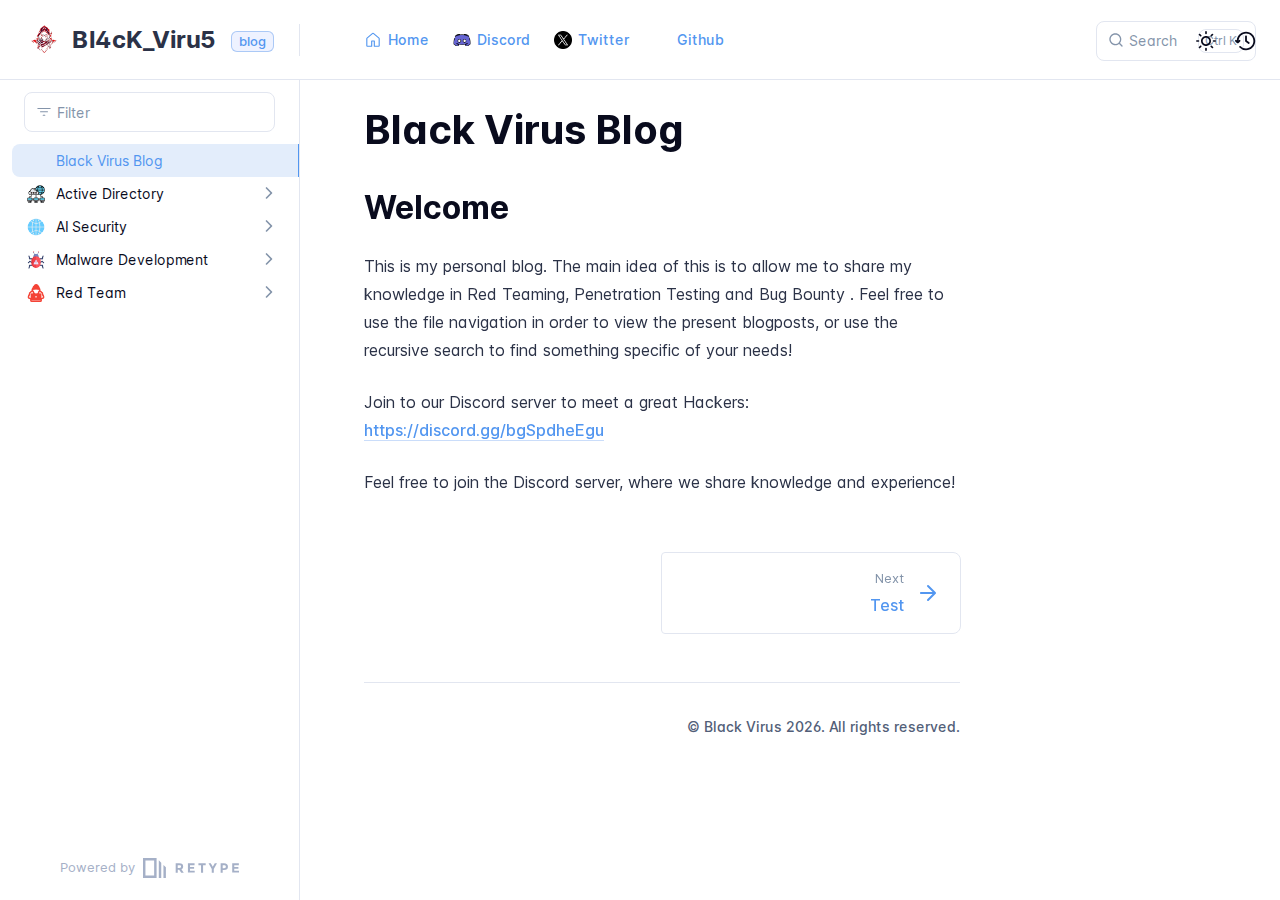
<file: index.html>
<!DOCTYPE html>
<html lang="en" class="h-full">
<head>
    <meta charset="UTF-8">
    <meta name="viewport" content="width=device-width,initial-scale=1">
    <meta name="color-scheme" content="light dark">
    <meta name="turbo-cache-control" content="no-cache" data-turbo-track="reload" data-track-token="4.4.0.828122288884">

    <!-- See retype.com -->
    <meta name="generator" content="Retype 4.4.0">

    <!-- Primary Meta Tags -->
    <title>Black Virus Blog</title>
    <meta name="title" content="Black Virus Blog">
    <meta name="description" content="This is my personal blog. The main idea of this is to allow me to share my knowledge in Red Teaming, Penetration Testing and Bug Bounty . Feel free to use">

    <!-- Canonical -->
    <link rel="canonical" href="https://blackvirus-blog.pages.dev/">

    <!-- Open Graph -->
    <meta property="og:type" content="website">
    <meta property="og:url" content="https://blackvirus-blog.pages.dev/">
    <meta property="og:title" content="Black Virus Blog">
    <meta property="og:description" content="This is my personal blog. The main idea of this is to allow me to share my knowledge in Red Teaming, Penetration Testing and Bug Bounty . Feel free to use">
    <meta property="og:site_name" content="Bl4cK_Viru5">
    <meta property="og:locale" content="en_US">

    <!-- Twitter -->
    <meta name="twitter:card" content="summary_large_image">
    <meta name="twitter:url" content="https://blackvirus-blog.pages.dev/">
    <meta name="twitter:title" content="Black Virus Blog">
    <meta name="twitter:description" content="This is my personal blog. The main idea of this is to allow me to share my knowledge in Red Teaming, Penetration Testing and Bug Bounty . Feel free to use">

    <script data-cfasync="false">(function(){var cl=document.documentElement.classList,ls=localStorage.getItem("retype_scheme"),hd=cl.contains("dark"),hl=cl.contains("light"),wm=window.matchMedia&&window.matchMedia("(prefers-color-scheme: dark)").matches;if(ls==="dark"||(!ls&&wm&&!hd&&!hl)){cl.remove("light");cl.add("dark")}else if(ls==="light"||(!ls&&!wm&&!hd&&!hl)){cl.remove("dark");cl.add("light")}})();</script>

    <link href="resources/css/retype.css?v=4.4.0.828122288884" rel="stylesheet">

    <script data-cfasync="false" src="resources/js/config.js?v=4.4.0.828122288884" data-turbo-eval="false" defer></script>
    <script data-cfasync="false" src="resources/js/retype.js?v=4.4.0" data-turbo-eval="false" defer></script>
    <script id="lunr-js" data-cfasync="false" src="resources/js/lunr.js?v=4.4.0.828122288884" data-turbo-eval="false" defer></script>
</head>
<body>
    <div id="retype-app" class="relative text-base antialiased text-base-text bg-base-bg font-body">
    <div class="absolute bottom-0 left-0" style="top: 5rem; right: 50%"></div>

    <header id="retype-header" class="sticky top-0 z-30 flex w-full h-16 bg-header-bg border-b border-header-border md:h-20">
        <div class="container relative flex items-center justify-between pr-6 grow md:justify-start">
            <!-- Mobile menu button skeleton -->
            <button v-cloak class="skeleton retype-mobile-menu-button flex items-center justify-center shrink-0 overflow-hidden dark:text-white focus:outline-hidden rounded-full w-10 h-10 ml-3.5 md:hidden"><svg xmlns="http://www.w3.org/2000/svg" class="mb-px shrink-0" width="24" height="24" viewBox="0 0 24 24" role="presentation" style="margin-bottom: 0px;"><g fill="currentColor"><path d="M2 4h20v2H2zM2 11h20v2H2zM2 18h20v2H2z"></path></g></svg></button>
            <div v-cloak id="retype-sidebar-left-toggle-button"></div>
    
            <!-- Logo -->
            <div class="flex items-center justify-between h-full py-2 md:w-75">
                <div class="flex items-center px-2 md:px-6">
                    <a id="retype-branding-logo" href="https://blackvirus-blog.pages.dev/" class="flex items-center leading-snug text-2xl">
                        <span class="w-10 mr-2 grow-0 shrink-0 overflow-hidden">
                            <img class="max-h-10 md:inline-block" src="static/logo.png" alt="" width="40" height="40">
                        </span>
                        <span class="dark:text-white font-bold line-clamp-1 md:line-clamp-2">Bl4cK_Viru5</span>
                    </a><span id="retype-branding-label" class="inline-flex mt-1 px-2 py-1 ml-4 text-xs font-medium leading-none items-center rounded-md bg-branding-label-bg text-branding-label-text ring-1 ring-branding-label-border ring-inset md:inline-block">blog</span>
                </div>
    
                <span class="hidden h-8 border-r md:inline-block border-base-border"></span>
            </div>
    
            <div class="flex justify-between md:grow">
                <!-- Top Nav -->
                <nav id="retype-header-nav" class="hidden md:flex">
                    <ul class="flex flex-col mb-4 md:pl-16 md:mb-0 md:flex-row md:items-center">
                        <li class="mr-6">
                            <a class="py-2 md:mb-0 inline-flex items-center text-sm whitespace-nowrap transition-colors duration-200 ease-linear md:text-header-text font-header-text hover:text-header-text-hover" href="https://blackvirus.pages.dev/">
                                <svg xmlns="http://www.w3.org/2000/svg" class="block shrink-0 mr-1.5" width="18" height="18" viewBox="0 0 24 24" fill="currentColor" aria-hidden="true" focusable="false">
                                    <path d="M11.03 2.59a1.501 1.501 0 0 1 1.94 0l7.5 6.363a1.5 1.5 0 0 1 .53 1.144V19.5a1.5 1.5 0 0 1-1.5 1.5h-5.75a.75.75 0 0 1-.75-.75V14h-2v6.25a.75.75 0 0 1-.75.75H4.5A1.5 1.5 0 0 1 3 19.5v-9.403c0-.44.194-.859.53-1.144ZM12 3.734l-7.5 6.363V19.5h5v-6.25a.75.75 0 0 1 .75-.75h3.5a.75.75 0 0 1 .75.75v6.25h5v-9.403Z"/>
                                </svg>
                                <span>Home</span>
                            </a>
                        </li>
                        <li class="mr-6">
                            <a class="py-2 md:mb-0 inline-flex items-center text-sm whitespace-nowrap transition-colors duration-200 ease-linear md:text-header-text font-header-text hover:text-header-text-hover" href="https://discord.gg/2KsMBbCN">
                                <img class="block shrink-0 mr-1.5" width="18" height="18" alt="" aria-hidden="true" src="static/discord.png">
                                <span>Discord</span>
                            </a>
                        </li>
                        <li class="mr-6">
                            <a class="py-2 md:mb-0 inline-flex items-center text-sm whitespace-nowrap transition-colors duration-200 ease-linear md:text-header-text font-header-text hover:text-header-text-hover" href="https://x.com/Yazeed_oliwah">
                                <img class="block shrink-0 mr-1.5" width="18" height="18" alt="" aria-hidden="true" src="static/twitter.png">
                                <span>Twitter</span>
                            </a>
                        </li>
                        <li class="mr-6">
                            <a class="py-2 md:mb-0 inline-flex items-center text-sm whitespace-nowrap transition-colors duration-200 ease-linear md:text-header-text font-header-text hover:text-header-text-hover" href="https://github.com/YazeedOliwah">
                                <img class="block shrink-0 mr-1.5" width="18" height="18" alt="" aria-hidden="true" src="static/github.png">
                                <span>Github</span>
                            </a>
                        </li>
    
                    </ul>
                </nav>
    
                <div v-cloak class="flex justify-end grow">
                    <div id="retype-mobile-search-button"></div>
                    <doc-search-desktop></doc-search-desktop>
    
                    <doc-theme-switch class="lg:ml-2"></doc-theme-switch>
                    <doc-history></doc-history>
                </div>
            </div>
        </div>
    </header>


    <div id="retype-container" class="container relative flex bg-white">
        <!-- Sidebar Skeleton -->
        <div v-cloak class="fixed flex flex-col shrink-0 duration-300 ease-in-out bg-sidebar-left-bg border-sidebar-left-border sidebar top-20 w-75 border-r h-screen md:sticky transition-transform skeleton">
        
            <div class="flex items-center h-16 px-6">
                <input id="retype-filter-input-mock" class="w-full h-10 pl-8 px-3 py-2 transition-colors duration-200 ease-linear bg-filter-bg border border-filter-border rounded-lg shadow-none md:text-sm hover:border-filter-border-hover focus:outline-hidden focus:border-filter-border-focus placeholder-filter-placeholder" type="text">
            </div>
        
            <div class="pl-6 mt-1 mb-4">
                <div class="w-32 h-3 mb-4 bg-skeleton-bg rounded-full loading"></div>
                <div class="w-48 h-3 mb-4 bg-skeleton-bg rounded-full loading"></div>
                <div class="w-40 h-3 mb-4 bg-skeleton-bg rounded-full loading"></div>
                <div class="w-32 h-3 mb-4 bg-skeleton-bg rounded-full loading"></div>
                <div class="w-48 h-3 mb-4 bg-skeleton-bg rounded-full loading"></div>
                <div class="w-40 h-3 mb-4 bg-skeleton-bg rounded-full loading"></div>
            </div>
        
            <div class="shrink-0 mt-auto bg-transparent dark:border-base-border">
                <a class="flex items-center justify-center flex-nowrap h-16 text-gray-350 dark:text-dark-400 hover:text-gray-600 dark:hover:text-dark-300 transition-colors duration-150 ease-in docs-powered-by" target="_blank" href="https://retype.com/" rel="noopener">
                    <span class="text-xs whitespace-nowrap">Powered by</span>
                    <svg xmlns="http://www.w3.org/2000/svg" class="ml-2" fill="currentColor" width="96" height="20" overflow="visible"><path d="M0 0v20h13.59V0H0zm11.15 17.54H2.44V2.46h8.71v15.08zM15.8 20h2.44V4.67L15.8 2.22zM20.45 6.89V20h2.44V9.34z"/><g><path d="M40.16 8.44c0 1.49-.59 2.45-1.75 2.88l2.34 3.32h-2.53l-2.04-2.96h-1.43v2.96h-2.06V5.36h3.5c1.43 0 2.46.24 3.07.73s.9 1.27.9 2.35zm-2.48 1.1c.26-.23.38-.59.38-1.09 0-.5-.13-.84-.4-1.03s-.73-.28-1.39-.28h-1.54v2.75h1.5c.72 0 1.2-.12 1.45-.35zM51.56 5.36V7.2h-4.59v1.91h4.13v1.76h-4.13v1.92h4.74v1.83h-6.79V5.36h6.64zM60.09 7.15v7.48h-2.06V7.15h-2.61V5.36h7.28v1.79h-2.61zM70.81 14.64h-2.06v-3.66l-3.19-5.61h2.23l1.99 3.45 1.99-3.45H74l-3.19 5.61v3.66zM83.99 6.19c.65.55.97 1.4.97 2.55s-.33 1.98-1 2.51-1.68.8-3.04.8h-1.23v2.59h-2.06V5.36h3.26c1.42 0 2.45.28 3.1.83zm-1.51 3.65c.25-.28.37-.69.37-1.22s-.16-.92-.48-1.14c-.32-.23-.82-.34-1.5-.34H79.7v3.12h1.38c.68 0 1.15-.14 1.4-.42zM95.85 5.36V7.2h-4.59v1.91h4.13v1.76h-4.13v1.92H96v1.83h-6.79V5.36h6.64z"/></g></svg>
                </a>
            </div>
        </div>
        
        <!-- Sidebar component -->
        <doc-sidebar v-cloak>
            <template #sidebar-footer>
                <div class="shrink-0 mt-auto border-t md:bg-transparent md:border-none dark:border-base-border">
        
                    <div class="py-3 px-6 md:hidden border-b dark:border-base-border">
                        <nav>
                            <ul class="flex flex-wrap justify-center items-center">
                                <li class="mr-6">
                                    <a class="block py-1 inline-flex items-center text-sm whitespace-nowrap transition-colors duration-200 ease-linear md:text-header-text font-header-text hover:text-header-text-hover" href="https://blackvirus.pages.dev/">
                                        <svg xmlns="http://www.w3.org/2000/svg" class="block shrink-0 mr-1.5" width="18" height="18" viewBox="0 0 24 24" fill="currentColor" aria-hidden="true" focusable="false">
                                            <path d="M11.03 2.59a1.501 1.501 0 0 1 1.94 0l7.5 6.363a1.5 1.5 0 0 1 .53 1.144V19.5a1.5 1.5 0 0 1-1.5 1.5h-5.75a.75.75 0 0 1-.75-.75V14h-2v6.25a.75.75 0 0 1-.75.75H4.5A1.5 1.5 0 0 1 3 19.5v-9.403c0-.44.194-.859.53-1.144ZM12 3.734l-7.5 6.363V19.5h5v-6.25a.75.75 0 0 1 .75-.75h3.5a.75.75 0 0 1 .75.75v6.25h5v-9.403Z"/>
                                        </svg>
                                        <span>Home</span>
                                    </a>
                                </li>
                                <li class="mr-6">
                                    <a class="block py-1 inline-flex items-center text-sm whitespace-nowrap transition-colors duration-200 ease-linear md:text-header-text font-header-text hover:text-header-text-hover" href="https://discord.gg/2KsMBbCN">
                                        <img class="block shrink-0 mr-1.5" width="18" height="18" alt="" aria-hidden="true" src="static/discord.png">
                                        <span>Discord</span>
                                    </a>
                                </li>
                                <li class="mr-6">
                                    <a class="block py-1 inline-flex items-center text-sm whitespace-nowrap transition-colors duration-200 ease-linear md:text-header-text font-header-text hover:text-header-text-hover" href="https://x.com/Yazeed_oliwah">
                                        <img class="block shrink-0 mr-1.5" width="18" height="18" alt="" aria-hidden="true" src="static/twitter.png">
                                        <span>Twitter</span>
                                    </a>
                                </li>
                                <li class="mr-6">
                                    <a class="block py-1 inline-flex items-center text-sm whitespace-nowrap transition-colors duration-200 ease-linear md:text-header-text font-header-text hover:text-header-text-hover" href="https://github.com/YazeedOliwah">
                                        <img class="block shrink-0 mr-1.5" width="18" height="18" alt="" aria-hidden="true" src="static/github.png">
                                        <span>Github</span>
                                    </a>
                                </li>
        
                            </ul>
                        </nav>
                    </div>
        
                    <a class="flex items-center justify-center flex-nowrap h-16 text-gray-350 dark:text-dark-400 hover:text-gray-600 dark:hover:text-dark-300 transition-colors duration-150 ease-in docs-powered-by" target="_blank" href="https://retype.com/" rel="noopener">
                        <span class="text-xs whitespace-nowrap">Powered by</span>
                        <svg xmlns="http://www.w3.org/2000/svg" class="ml-2" fill="currentColor" width="96" height="20" overflow="visible"><path d="M0 0v20h13.59V0H0zm11.15 17.54H2.44V2.46h8.71v15.08zM15.8 20h2.44V4.67L15.8 2.22zM20.45 6.89V20h2.44V9.34z"/><g><path d="M40.16 8.44c0 1.49-.59 2.45-1.75 2.88l2.34 3.32h-2.53l-2.04-2.96h-1.43v2.96h-2.06V5.36h3.5c1.43 0 2.46.24 3.07.73s.9 1.27.9 2.35zm-2.48 1.1c.26-.23.38-.59.38-1.09 0-.5-.13-.84-.4-1.03s-.73-.28-1.39-.28h-1.54v2.75h1.5c.72 0 1.2-.12 1.45-.35zM51.56 5.36V7.2h-4.59v1.91h4.13v1.76h-4.13v1.92h4.74v1.83h-6.79V5.36h6.64zM60.09 7.15v7.48h-2.06V7.15h-2.61V5.36h7.28v1.79h-2.61zM70.81 14.64h-2.06v-3.66l-3.19-5.61h2.23l1.99 3.45 1.99-3.45H74l-3.19 5.61v3.66zM83.99 6.19c.65.55.97 1.4.97 2.55s-.33 1.98-1 2.51-1.68.8-3.04.8h-1.23v2.59h-2.06V5.36h3.26c1.42 0 2.45.28 3.1.83zm-1.51 3.65c.25-.28.37-.69.37-1.22s-.16-.92-.48-1.14c-.32-.23-.82-.34-1.5-.34H79.7v3.12h1.38c.68 0 1.15-.14 1.4-.42zM95.85 5.36V7.2h-4.59v1.91h4.13v1.76h-4.13v1.92H96v1.83h-6.79V5.36h6.64z"/></g></svg>
                    </a>
                </div>
            </template>
        </doc-sidebar>

        <div class="grow min-w-0 bg-body-bg">
            <!-- Render "toolbar" template here on api pages --><!-- Render page content -->
<div class="flex">
    <div id="retype-main" class="min-w-0 p-4 grow md:px-16">
        <main class="relative pb-12 lg:pt-2">
            <div class="retype-markdown" id="retype-content">
                <!-- Rendered if sidebar right is enabled -->
                <div id="retype-sidebar-right-toggle"></div>
                <!-- Page content  -->
<h1 id="black-virus-blog">Black Virus Blog</h1>
<h2 id="welcome">Welcome</h2>
<p>This is my personal blog. The main idea of this is to allow me to share my knowledge in Red Teaming, Penetration Testing and Bug Bounty . Feel free to use the file navigation in order to view the present blogposts, or use the recursive search to find something specific of your needs!</p>
<p>Join to our Discord server to meet a great Hackers: <a href="https://discord.gg/2KsMBbCN">https://discord.gg/bgSpdheEgu</a></p>
<p>Feel free to join the Discord server, where we share knowledge and experience!</p>

                
                <!-- Required only on API pages -->
                <doc-toolbar-member-filter-no-results></doc-toolbar-member-filter-no-results>
            </div>
            <footer id="retype-content-footer" class="clear-both">
            
                <nav id="retype-nextprev" class="print:hidden flex mt-14">
                    <div class="w-1/2">
                    </div>
            
                    <div class="w-1/2">
                        <a class="px-5 py-4 -mx-px h-full flex items-center justify-end break-normal font-medium text-body-link border border-base-border hover:border-base-border-hover rounded-l rounded-r-lg transition-colors duration-150 relative hover:z-5" href="active-directory/test/">
                            <span>
                                <span class="block text-xs font-normal text-right text-base-text-muted">Next</span>
                                <span class="block mt-1">Test</span>
                            </span>
                            <svg xmlns="http://www.w3.org/2000/svg" class="ml-3" width="24" height="24" viewBox="0 0 24 24" fill="currentColor" overflow="visible"><path d="M19.92 12.38a1 1 0 00-.22-1.09l-7-7a.996.996 0 10-1.41 1.41l5.3 5.3H5c-.55 0-1 .45-1 1s.45 1 1 1h11.59l-5.29 5.29a.996.996 0 000 1.41c.19.2.44.3.7.3s.51-.1.71-.29l7-7c.09-.09.16-.21.21-.33z" /><path fill="none" d="M0 0h24v24H0z" /></svg>
                        </a>
                    </div>
                </nav>
            </footer>
        </main>

        <div id="retype-page-footer" class="print:border-none border-t border-base-border pt-6 mb-8">
            <footer class="flex flex-wrap items-center justify-between print:justify-center">
                <div id="retype-footer-links" class="print:hidden">
                    <ul class="flex flex-wrap items-center text-sm">
                    </ul>
                </div>
                <div id="retype-copyright" class="print:justify-center py-2 text-footer-text font-footer-link text-sm leading-relaxed"><p>© Black Virus 2026. All rights reserved.</p></div>
            </footer>
        </div>
    </div>

    <!-- Rendered if sidebar right is enabled -->
    <!-- Sidebar right skeleton-->
    <div v-cloak class="fixed top-0 bottom-0 right-0 translate-x-full bg-sidebar-right-bg border-sidebar-right-border lg:sticky lg:border-l lg:shrink-0 lg:pt-6 lg:translate-x-0 sm:w-1/2 lg:w-64 lg:z-0 md:w-104 sidebar-right skeleton">
        <div class="pl-5">
            <div class="w-32 h-3 mb-4 bg-skeleton-bg rounded-full loading"></div>
            <div class="w-48 h-3 mb-4 bg-skeleton-bg rounded-full loading"></div>
            <div class="w-40 h-3 mb-4 bg-skeleton-bg rounded-full loading"></div>
        </div>
    </div>

    <!-- User should be able to hide sidebar right -->
    <doc-sidebar-right v-cloak></doc-sidebar-right>
</div>

        </div>
    </div>

    <doc-search-mobile></doc-search-mobile>
    <doc-back-to-top></doc-back-to-top>
</div>


    <div id="retype-overlay-target"></div>

    <script data-cfasync="false">window.__DOCS__ = { "title": "Black Virus Blog", isRoot: true, level: 0, icon: "file", hasPrism: false, hasMermaid: false, hasMath: false, tocDepth: 23 }</script>
</body>
</html>
</file>
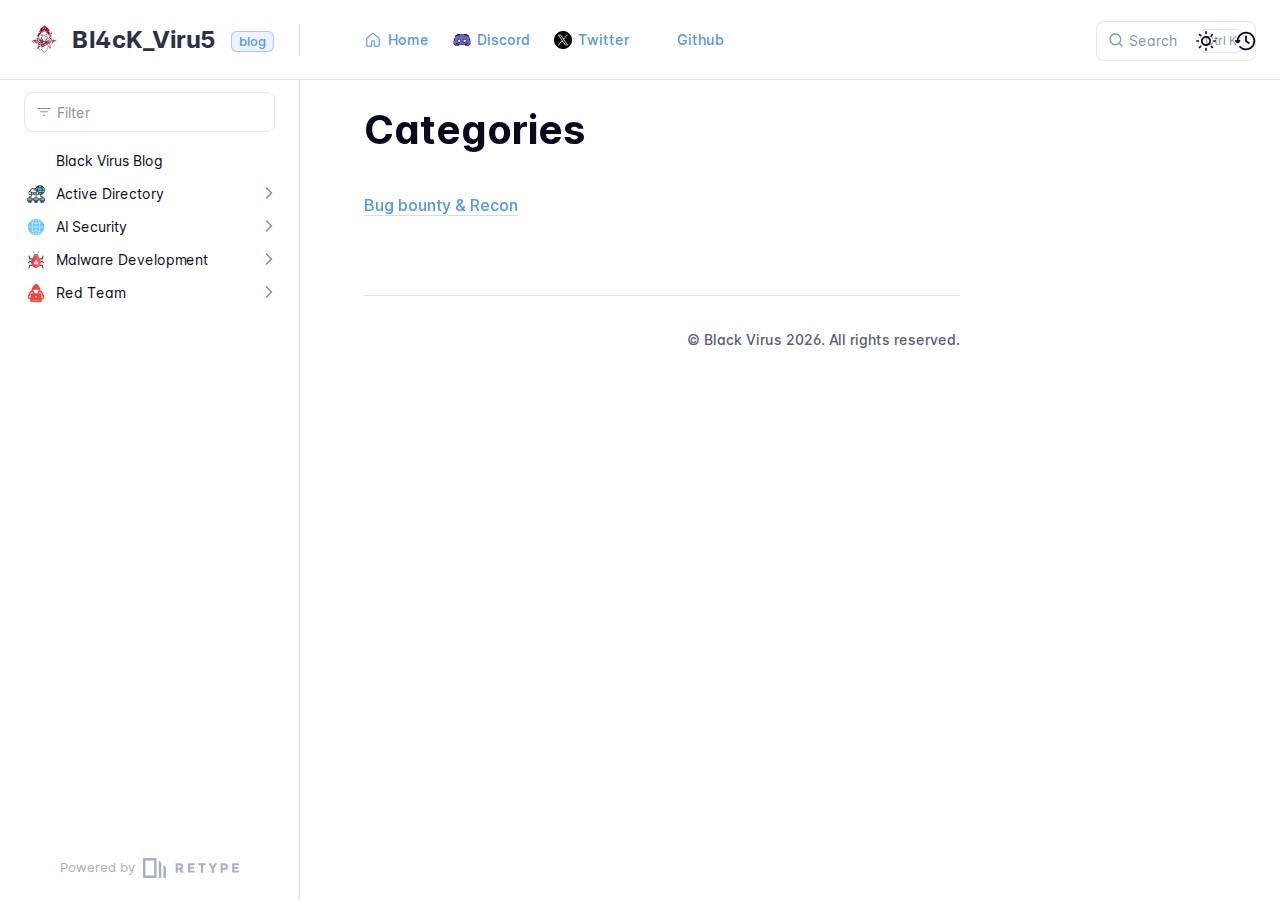
<file: categories/index.html>
<!DOCTYPE html>
<html lang="en" class="h-full">
<head>
    <meta charset="UTF-8">
    <meta name="viewport" content="width=device-width,initial-scale=1">
    <meta name="color-scheme" content="light dark">
    <meta name="turbo-cache-control" content="no-cache" data-turbo-track="reload" data-track-token="4.4.0.828194895582">

    <!-- See retype.com -->
    <meta name="generator" content="Retype 4.4.0">

    <!-- Primary Meta Tags -->
    <title>Categories</title>
    <meta name="title" content="Categories">

    <!-- Canonical -->
    <link rel="canonical" href="https://blackvirus-blog.pages.dev/categories/">

    <!-- Open Graph -->
    <meta property="og:type" content="website">
    <meta property="og:url" content="https://blackvirus-blog.pages.dev/categories/">
    <meta property="og:title" content="Categories">
    <meta property="og:site_name" content="Bl4cK_Viru5">
    <meta property="og:locale" content="en_US">

    <!-- Twitter -->
    <meta name="twitter:card" content="summary_large_image">
    <meta name="twitter:url" content="https://blackvirus-blog.pages.dev/categories/">
    <meta name="twitter:title" content="Categories">

    <script data-cfasync="false">(function(){var cl=document.documentElement.classList,ls=localStorage.getItem("retype_scheme"),hd=cl.contains("dark"),hl=cl.contains("light"),wm=window.matchMedia&&window.matchMedia("(prefers-color-scheme: dark)").matches;if(ls==="dark"||(!ls&&wm&&!hd&&!hl)){cl.remove("light");cl.add("dark")}else if(ls==="light"||(!ls&&!wm&&!hd&&!hl)){cl.remove("dark");cl.add("light")}})();</script>

    <link href="../resources/css/retype.css?v=4.4.0.828194895582" rel="stylesheet">

    <script data-cfasync="false" src="../resources/js/config.js?v=4.4.0.828194895582" data-turbo-eval="false" defer></script>
    <script data-cfasync="false" src="../resources/js/retype.js?v=4.4.0" data-turbo-eval="false" defer></script>
    <script id="lunr-js" data-cfasync="false" src="../resources/js/lunr.js?v=4.4.0.828194895582" data-turbo-eval="false" defer></script>
</head>
<body>
    <div id="retype-app" class="relative text-base antialiased text-base-text bg-base-bg font-body">
    <div class="absolute bottom-0 left-0" style="top: 5rem; right: 50%"></div>

    <header id="retype-header" class="sticky top-0 z-30 flex w-full h-16 bg-header-bg border-b border-header-border md:h-20">
        <div class="container relative flex items-center justify-between pr-6 grow md:justify-start">
            <!-- Mobile menu button skeleton -->
            <button v-cloak class="skeleton retype-mobile-menu-button flex items-center justify-center shrink-0 overflow-hidden dark:text-white focus:outline-hidden rounded-full w-10 h-10 ml-3.5 md:hidden"><svg xmlns="http://www.w3.org/2000/svg" class="mb-px shrink-0" width="24" height="24" viewBox="0 0 24 24" role="presentation" style="margin-bottom: 0px;"><g fill="currentColor"><path d="M2 4h20v2H2zM2 11h20v2H2zM2 18h20v2H2z"></path></g></svg></button>
            <div v-cloak id="retype-sidebar-left-toggle-button"></div>
    
            <!-- Logo -->
            <div class="flex items-center justify-between h-full py-2 md:w-75">
                <div class="flex items-center px-2 md:px-6">
                    <a id="retype-branding-logo" href="https://blackvirus-blog.pages.dev/" class="flex items-center leading-snug text-2xl">
                        <span class="w-10 mr-2 grow-0 shrink-0 overflow-hidden">
                            <img class="max-h-10 md:inline-block" src="../static/logo.png" alt="" width="40" height="40">
                        </span>
                        <span class="dark:text-white font-bold line-clamp-1 md:line-clamp-2">Bl4cK_Viru5</span>
                    </a><span id="retype-branding-label" class="inline-flex mt-1 px-2 py-1 ml-4 text-xs font-medium leading-none items-center rounded-md bg-branding-label-bg text-branding-label-text ring-1 ring-branding-label-border ring-inset md:inline-block">blog</span>
                </div>
    
                <span class="hidden h-8 border-r md:inline-block border-base-border"></span>
            </div>
    
            <div class="flex justify-between md:grow">
                <!-- Top Nav -->
                <nav id="retype-header-nav" class="hidden md:flex">
                    <ul class="flex flex-col mb-4 md:pl-16 md:mb-0 md:flex-row md:items-center">
                        <li class="mr-6">
                            <a class="py-2 md:mb-0 inline-flex items-center text-sm whitespace-nowrap transition-colors duration-200 ease-linear md:text-header-text font-header-text hover:text-header-text-hover" href="https://blackvirus.pages.dev/">
                                <svg xmlns="http://www.w3.org/2000/svg" class="block shrink-0 mr-1.5" width="18" height="18" viewBox="0 0 24 24" fill="currentColor" aria-hidden="true" focusable="false">
                                    <path d="M11.03 2.59a1.501 1.501 0 0 1 1.94 0l7.5 6.363a1.5 1.5 0 0 1 .53 1.144V19.5a1.5 1.5 0 0 1-1.5 1.5h-5.75a.75.75 0 0 1-.75-.75V14h-2v6.25a.75.75 0 0 1-.75.75H4.5A1.5 1.5 0 0 1 3 19.5v-9.403c0-.44.194-.859.53-1.144ZM12 3.734l-7.5 6.363V19.5h5v-6.25a.75.75 0 0 1 .75-.75h3.5a.75.75 0 0 1 .75.75v6.25h5v-9.403Z"/>
                                </svg>
                                <span>Home</span>
                            </a>
                        </li>
                        <li class="mr-6">
                            <a class="py-2 md:mb-0 inline-flex items-center text-sm whitespace-nowrap transition-colors duration-200 ease-linear md:text-header-text font-header-text hover:text-header-text-hover" href="https://discord.gg/2KsMBbCN">
                                <img class="block shrink-0 mr-1.5" width="18" height="18" alt="" aria-hidden="true" src="../static/discord.png">
                                <span>Discord</span>
                            </a>
                        </li>
                        <li class="mr-6">
                            <a class="py-2 md:mb-0 inline-flex items-center text-sm whitespace-nowrap transition-colors duration-200 ease-linear md:text-header-text font-header-text hover:text-header-text-hover" href="https://x.com/Yazeed_oliwah">
                                <img class="block shrink-0 mr-1.5" width="18" height="18" alt="" aria-hidden="true" src="../static/twitter.png">
                                <span>Twitter</span>
                            </a>
                        </li>
                        <li class="mr-6">
                            <a class="py-2 md:mb-0 inline-flex items-center text-sm whitespace-nowrap transition-colors duration-200 ease-linear md:text-header-text font-header-text hover:text-header-text-hover" href="https://github.com/YazeedOliwah">
                                <img class="block shrink-0 mr-1.5" width="18" height="18" alt="" aria-hidden="true" src="../static/github.png">
                                <span>Github</span>
                            </a>
                        </li>
    
                    </ul>
                </nav>
    
                <div v-cloak class="flex justify-end grow">
                    <div id="retype-mobile-search-button"></div>
                    <doc-search-desktop></doc-search-desktop>
    
                    <doc-theme-switch class="lg:ml-2"></doc-theme-switch>
                    <doc-history></doc-history>
                </div>
            </div>
        </div>
    </header>


    <div id="retype-container" class="container relative flex bg-white">
        <!-- Sidebar Skeleton -->
        <div v-cloak class="fixed flex flex-col shrink-0 duration-300 ease-in-out bg-sidebar-left-bg border-sidebar-left-border sidebar top-20 w-75 border-r h-screen md:sticky transition-transform skeleton">
        
            <div class="flex items-center h-16 px-6">
                <input id="retype-filter-input-mock" class="w-full h-10 pl-8 px-3 py-2 transition-colors duration-200 ease-linear bg-filter-bg border border-filter-border rounded-lg shadow-none md:text-sm hover:border-filter-border-hover focus:outline-hidden focus:border-filter-border-focus placeholder-filter-placeholder" type="text">
            </div>
        
            <div class="pl-6 mt-1 mb-4">
                <div class="w-32 h-3 mb-4 bg-skeleton-bg rounded-full loading"></div>
                <div class="w-48 h-3 mb-4 bg-skeleton-bg rounded-full loading"></div>
                <div class="w-40 h-3 mb-4 bg-skeleton-bg rounded-full loading"></div>
                <div class="w-32 h-3 mb-4 bg-skeleton-bg rounded-full loading"></div>
                <div class="w-48 h-3 mb-4 bg-skeleton-bg rounded-full loading"></div>
                <div class="w-40 h-3 mb-4 bg-skeleton-bg rounded-full loading"></div>
            </div>
        
            <div class="shrink-0 mt-auto bg-transparent dark:border-base-border">
                <a class="flex items-center justify-center flex-nowrap h-16 text-gray-350 dark:text-dark-400 hover:text-gray-600 dark:hover:text-dark-300 transition-colors duration-150 ease-in docs-powered-by" target="_blank" href="https://retype.com/" rel="noopener">
                    <span class="text-xs whitespace-nowrap">Powered by</span>
                    <svg xmlns="http://www.w3.org/2000/svg" class="ml-2" fill="currentColor" width="96" height="20" overflow="visible"><path d="M0 0v20h13.59V0H0zm11.15 17.54H2.44V2.46h8.71v15.08zM15.8 20h2.44V4.67L15.8 2.22zM20.45 6.89V20h2.44V9.34z"/><g><path d="M40.16 8.44c0 1.49-.59 2.45-1.75 2.88l2.34 3.32h-2.53l-2.04-2.96h-1.43v2.96h-2.06V5.36h3.5c1.43 0 2.46.24 3.07.73s.9 1.27.9 2.35zm-2.48 1.1c.26-.23.38-.59.38-1.09 0-.5-.13-.84-.4-1.03s-.73-.28-1.39-.28h-1.54v2.75h1.5c.72 0 1.2-.12 1.45-.35zM51.56 5.36V7.2h-4.59v1.91h4.13v1.76h-4.13v1.92h4.74v1.83h-6.79V5.36h6.64zM60.09 7.15v7.48h-2.06V7.15h-2.61V5.36h7.28v1.79h-2.61zM70.81 14.64h-2.06v-3.66l-3.19-5.61h2.23l1.99 3.45 1.99-3.45H74l-3.19 5.61v3.66zM83.99 6.19c.65.55.97 1.4.97 2.55s-.33 1.98-1 2.51-1.68.8-3.04.8h-1.23v2.59h-2.06V5.36h3.26c1.42 0 2.45.28 3.1.83zm-1.51 3.65c.25-.28.37-.69.37-1.22s-.16-.92-.48-1.14c-.32-.23-.82-.34-1.5-.34H79.7v3.12h1.38c.68 0 1.15-.14 1.4-.42zM95.85 5.36V7.2h-4.59v1.91h4.13v1.76h-4.13v1.92H96v1.83h-6.79V5.36h6.64z"/></g></svg>
                </a>
            </div>
        </div>
        
        <!-- Sidebar component -->
        <doc-sidebar v-cloak>
            <template #sidebar-footer>
                <div class="shrink-0 mt-auto border-t md:bg-transparent md:border-none dark:border-base-border">
        
                    <div class="py-3 px-6 md:hidden border-b dark:border-base-border">
                        <nav>
                            <ul class="flex flex-wrap justify-center items-center">
                                <li class="mr-6">
                                    <a class="block py-1 inline-flex items-center text-sm whitespace-nowrap transition-colors duration-200 ease-linear md:text-header-text font-header-text hover:text-header-text-hover" href="https://blackvirus.pages.dev/">
                                        <svg xmlns="http://www.w3.org/2000/svg" class="block shrink-0 mr-1.5" width="18" height="18" viewBox="0 0 24 24" fill="currentColor" aria-hidden="true" focusable="false">
                                            <path d="M11.03 2.59a1.501 1.501 0 0 1 1.94 0l7.5 6.363a1.5 1.5 0 0 1 .53 1.144V19.5a1.5 1.5 0 0 1-1.5 1.5h-5.75a.75.75 0 0 1-.75-.75V14h-2v6.25a.75.75 0 0 1-.75.75H4.5A1.5 1.5 0 0 1 3 19.5v-9.403c0-.44.194-.859.53-1.144ZM12 3.734l-7.5 6.363V19.5h5v-6.25a.75.75 0 0 1 .75-.75h3.5a.75.75 0 0 1 .75.75v6.25h5v-9.403Z"/>
                                        </svg>
                                        <span>Home</span>
                                    </a>
                                </li>
                                <li class="mr-6">
                                    <a class="block py-1 inline-flex items-center text-sm whitespace-nowrap transition-colors duration-200 ease-linear md:text-header-text font-header-text hover:text-header-text-hover" href="https://discord.gg/2KsMBbCN">
                                        <img class="block shrink-0 mr-1.5" width="18" height="18" alt="" aria-hidden="true" src="../static/discord.png">
                                        <span>Discord</span>
                                    </a>
                                </li>
                                <li class="mr-6">
                                    <a class="block py-1 inline-flex items-center text-sm whitespace-nowrap transition-colors duration-200 ease-linear md:text-header-text font-header-text hover:text-header-text-hover" href="https://x.com/Yazeed_oliwah">
                                        <img class="block shrink-0 mr-1.5" width="18" height="18" alt="" aria-hidden="true" src="../static/twitter.png">
                                        <span>Twitter</span>
                                    </a>
                                </li>
                                <li class="mr-6">
                                    <a class="block py-1 inline-flex items-center text-sm whitespace-nowrap transition-colors duration-200 ease-linear md:text-header-text font-header-text hover:text-header-text-hover" href="https://github.com/YazeedOliwah">
                                        <img class="block shrink-0 mr-1.5" width="18" height="18" alt="" aria-hidden="true" src="../static/github.png">
                                        <span>Github</span>
                                    </a>
                                </li>
        
                            </ul>
                        </nav>
                    </div>
        
                    <a class="flex items-center justify-center flex-nowrap h-16 text-gray-350 dark:text-dark-400 hover:text-gray-600 dark:hover:text-dark-300 transition-colors duration-150 ease-in docs-powered-by" target="_blank" href="https://retype.com/" rel="noopener">
                        <span class="text-xs whitespace-nowrap">Powered by</span>
                        <svg xmlns="http://www.w3.org/2000/svg" class="ml-2" fill="currentColor" width="96" height="20" overflow="visible"><path d="M0 0v20h13.59V0H0zm11.15 17.54H2.44V2.46h8.71v15.08zM15.8 20h2.44V4.67L15.8 2.22zM20.45 6.89V20h2.44V9.34z"/><g><path d="M40.16 8.44c0 1.49-.59 2.45-1.75 2.88l2.34 3.32h-2.53l-2.04-2.96h-1.43v2.96h-2.06V5.36h3.5c1.43 0 2.46.24 3.07.73s.9 1.27.9 2.35zm-2.48 1.1c.26-.23.38-.59.38-1.09 0-.5-.13-.84-.4-1.03s-.73-.28-1.39-.28h-1.54v2.75h1.5c.72 0 1.2-.12 1.45-.35zM51.56 5.36V7.2h-4.59v1.91h4.13v1.76h-4.13v1.92h4.74v1.83h-6.79V5.36h6.64zM60.09 7.15v7.48h-2.06V7.15h-2.61V5.36h7.28v1.79h-2.61zM70.81 14.64h-2.06v-3.66l-3.19-5.61h2.23l1.99 3.45 1.99-3.45H74l-3.19 5.61v3.66zM83.99 6.19c.65.55.97 1.4.97 2.55s-.33 1.98-1 2.51-1.68.8-3.04.8h-1.23v2.59h-2.06V5.36h3.26c1.42 0 2.45.28 3.1.83zm-1.51 3.65c.25-.28.37-.69.37-1.22s-.16-.92-.48-1.14c-.32-.23-.82-.34-1.5-.34H79.7v3.12h1.38c.68 0 1.15-.14 1.4-.42zM95.85 5.36V7.2h-4.59v1.91h4.13v1.76h-4.13v1.92H96v1.83h-6.79V5.36h6.64z"/></g></svg>
                    </a>
                </div>
            </template>
        </doc-sidebar>

        <div class="grow min-w-0 bg-body-bg">
            <!-- Render "toolbar" template here on api pages --><!-- Render page content -->
<div class="flex">
    <div id="retype-main" class="min-w-0 p-4 grow md:px-16">
        <main class="relative pb-12 lg:pt-2">
            <div class="retype-markdown" id="retype-content">
                <!-- Rendered if sidebar right is enabled -->
                <div id="retype-sidebar-right-toggle"></div>
                <!-- Page content  -->
<h1 id="categories">Categories</h1>
<ul style="padding-left: 0px;">
<li class="relative block py-1">
<a href="bug-bounty-recon/">Bug bounty &amp; Recon</a>
</li>
</ul>

                
                <!-- Required only on API pages -->
                <doc-toolbar-member-filter-no-results></doc-toolbar-member-filter-no-results>
            </div>
            <footer id="retype-content-footer" class="clear-both">
            
            </footer>
        </main>

        <div id="retype-page-footer" class="print:border-none border-t border-base-border pt-6 mb-8">
            <footer class="flex flex-wrap items-center justify-between print:justify-center">
                <div id="retype-footer-links" class="print:hidden">
                    <ul class="flex flex-wrap items-center text-sm">
                    </ul>
                </div>
                <div id="retype-copyright" class="print:justify-center py-2 text-footer-text font-footer-link text-sm leading-relaxed"><p>© Black Virus 2026. All rights reserved.</p></div>
            </footer>
        </div>
    </div>

    <!-- Rendered if sidebar right is enabled -->
    <!-- Sidebar right skeleton-->
    <div v-cloak class="fixed top-0 bottom-0 right-0 translate-x-full bg-sidebar-right-bg border-sidebar-right-border lg:sticky lg:border-l lg:shrink-0 lg:pt-6 lg:translate-x-0 sm:w-1/2 lg:w-64 lg:z-0 md:w-104 sidebar-right skeleton">
        <div class="pl-5">
            <div class="w-32 h-3 mb-4 bg-skeleton-bg rounded-full loading"></div>
            <div class="w-48 h-3 mb-4 bg-skeleton-bg rounded-full loading"></div>
            <div class="w-40 h-3 mb-4 bg-skeleton-bg rounded-full loading"></div>
        </div>
    </div>

    <!-- User should be able to hide sidebar right -->
    <doc-sidebar-right v-cloak></doc-sidebar-right>
</div>

        </div>
    </div>

    <doc-search-mobile></doc-search-mobile>
    <doc-back-to-top></doc-back-to-top>
</div>


    <div id="retype-overlay-target"></div>

    <script data-cfasync="false">window.__DOCS__ = { "title": "Categories", level: 1, icon: "file", hasPrism: false, hasMermaid: false, hasMath: false, tocDepth: 23 }</script>
</body>
</html>
</file>
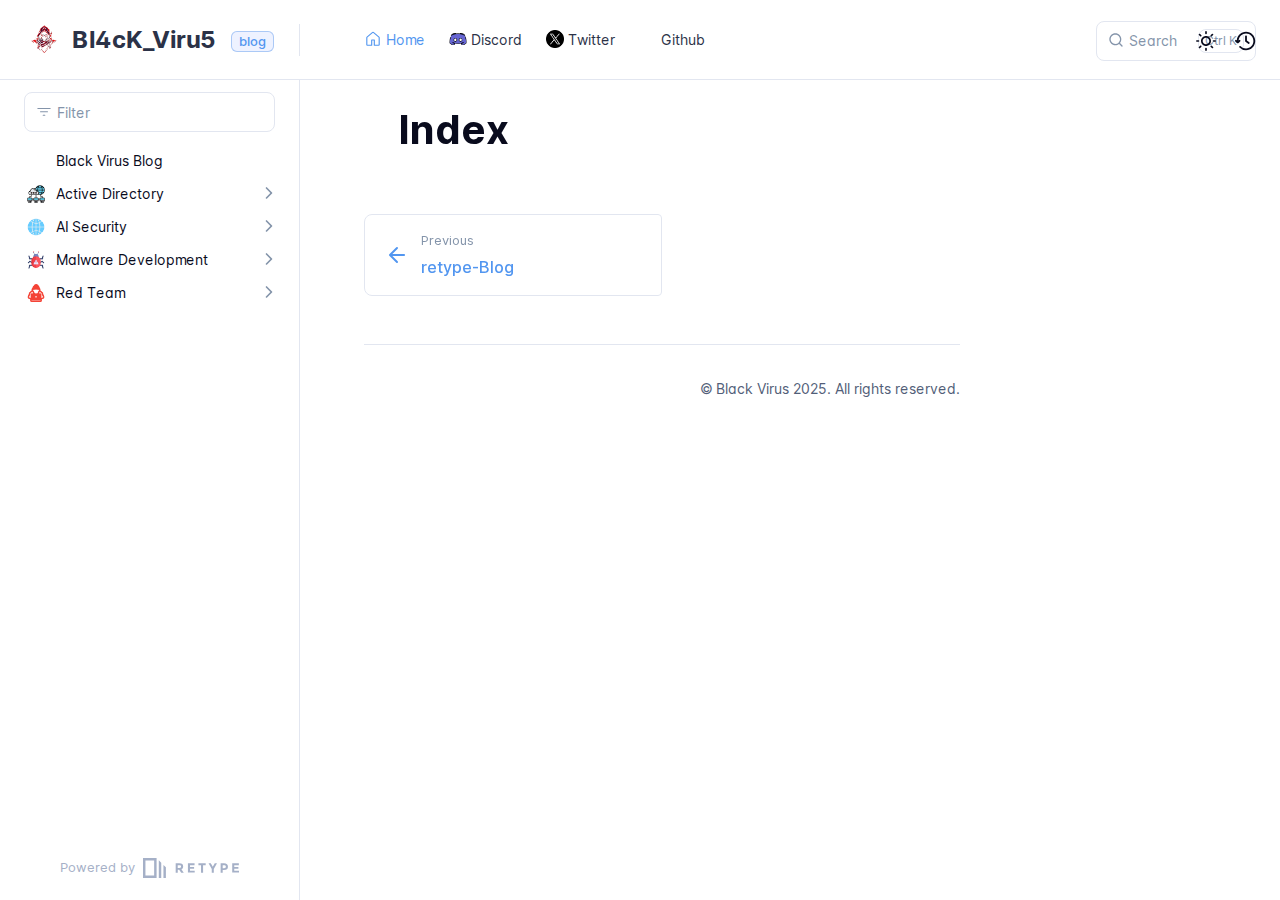
<file: web-security-bug-bounty/index.html>
<!DOCTYPE html>
<html lang="en" class="h-full">
<head>
    <meta charset="UTF-8">
    <meta name="viewport" content="width=device-width,initial-scale=1">
    <meta name="turbo-cache-control" content="no-cache" data-turbo-track="reload" data-track-token="3.11.0.810300561574">

    <!-- See retype.com -->
    <meta name="generator" content="Retype 3.11.0">

    <!-- Primary Meta Tags -->
    <title>Index</title>
    <meta name="title" content="Index">

    <!-- Canonical -->
    <link rel="canonical" href="/web-security-bug-bounty/">

    <!-- Open Graph / Facebook -->
    <meta property="og:type" content="website">
    <meta property="og:url" content="/web-security-bug-bounty/">
    <meta property="og:title" content="Index">

    <!-- Twitter -->
    <meta property="twitter:card" content="summary_large_image">
    <meta property="twitter:url" content="/web-security-bug-bounty/">
    <meta property="twitter:title" content="Index">

    <script data-cfasync="false">(function(){var cl=document.documentElement.classList,ls=localStorage.getItem("retype_scheme"),hd=cl.contains("dark"),hl=cl.contains("light"),wm=window.matchMedia&&window.matchMedia("(prefers-color-scheme: dark)").matches;if(ls==="dark"||(!ls&&wm&&!hd&&!hl)){cl.remove("light");cl.add("dark")}else if(ls==="light"||(!ls&&!wm&&!hd&&!hl)){cl.remove("dark");cl.add("light")}})();</script>

    <link href="../resources/css/retype.css?v=3.11.0.810300561574" rel="stylesheet">

    <script data-cfasync="false" src="../resources/js/config.js?v=3.11.0.810300561574" data-turbo-eval="false" defer></script>
    <script data-cfasync="false" src="../resources/js/retype.js?v=3.11.0" data-turbo-eval="false" defer></script>
    <script id="lunr-js" data-cfasync="false" src="../resources/js/lunr.js?v=3.11.0.810300561574" data-turbo-eval="false" defer></script>
</head>
<body>
    <div id="retype-app" class="relative text-base antialiased text-base-text bg-base-bg font-body">
        <div class="absolute bottom-0 left-0" style="top: 5rem; right: 50%"></div>
    
        <header id="retype-header" class="sticky top-0 z-30 flex w-full h-16 bg-header-bg border-b border-header-border md:h-20">
            <div class="container relative flex items-center justify-between pr-6 grow md:justify-start">
                <!-- Mobile menu button skeleton -->
                <button v-cloak class="skeleton retype-mobile-menu-button flex items-center justify-center shrink-0 overflow-hidden dark:text-white focus:outline-none rounded-full w-10 h-10 ml-3.5 md:hidden"><svg xmlns="http://www.w3.org/2000/svg" class="mb-px shrink-0" width="24" height="24" viewBox="0 0 24 24" role="presentation" style="margin-bottom: 0px;"><g fill="currentColor"><path d="M2 4h20v2H2zM2 11h20v2H2zM2 18h20v2H2z"></path></g></svg></button>
                <div v-cloak id="retype-sidebar-left-toggle-button"></div>
        
                <!-- Logo -->
                <div class="flex items-center justify-between h-full py-2 md:w-75">
                    <div class="flex items-center px-2 md:px-6">
                        <a id="retype-branding-logo" href="../" class="flex items-center leading-snug text-2xl">
                            <span class="w-10 mr-2 grow-0 shrink-0 overflow-hidden">
                                <img class="max-h-10 dark:hidden md:inline-block" src="../static/logo.png">
                                <img class="max-h-10 hidden dark:inline-block" src="../static/logo.png">
                            </span>
                            <span class="dark:text-white font-bold line-clamp-1 md:line-clamp-2">Bl4cK_Viru5</span>
                        </a><span id="retype-branding-label" class="inline-flex mt-1 px-2 py-1 ml-4 text-xs font-medium leading-none items-center rounded-md bg-branding-label-bg text-branding-label-text ring-1 ring-branding-label-border ring-inset md:inline-block">blog</span>
                    </div>
        
                    <span class="hidden h-8 border-r md:inline-block border-base-border"></span>
                </div>
        
                <div class="flex justify-between md:grow">
                    <!-- Top Nav -->
                    <nav id="retype-header-nav" class="hidden md:flex">
                        <ul class="flex flex-col mb-4 md:pl-16 md:mb-0 md:flex-row md:items-center">
                            <li class="mr-6">
                                <a class="py-2 md:mb-0 inline-flex items-center text-sm whitespace-nowrap transition-colors duration-200 ease-linear md:text-header-text font-header-text-weight hover:text-header-text-hover" href="https://retype.com/guides/getting-started/">
                                    <svg xmlns="http://www.w3.org/2000/svg" class="mb-px mr-1" width="18" height="18" viewBox="0 0 24 24" role="presentation">
                                        <g fill="currentColor">
                                            <path d="M11.03 2.59a1.501 1.501 0 0 1 1.94 0l7.5 6.363a1.5 1.5 0 0 1 .53 1.144V19.5a1.5 1.5 0 0 1-1.5 1.5h-5.75a.75.75 0 0 1-.75-.75V14h-2v6.25a.75.75 0 0 1-.75.75H4.5A1.5 1.5 0 0 1 3 19.5v-9.403c0-.44.194-.859.53-1.144ZM12 3.734l-7.5 6.363V19.5h5v-6.25a.75.75 0 0 1 .75-.75h3.5a.75.75 0 0 1 .75.75v6.25h5v-9.403Z"/>
                                        </g>
                                    </svg>
                                    <span>Home</span>
                                </a>
                            </li>
                            <li class="mr-6">
                                <a class="py-2 md:mb-0 inline-flex items-center text-sm whitespace-nowrap transition-colors duration-200 ease-linear md:text-header-tex font-header-text-weight hover:text-header-text-hover" href="https://retype.com/guides/getting-started/">
                                    <img class="mb-px mr-1" width="18" alt="" src="../static/discord.png">
                                    <span>Discord</span>
                                </a>
                            </li>
                            <li class="mr-6">
                                <a class="py-2 md:mb-0 inline-flex items-center text-sm whitespace-nowrap transition-colors duration-200 ease-linear md:text-header-tex font-header-text-weight hover:text-header-text-hover" href="https://retype.com/guides/getting-started/">
                                    <img class="mb-px mr-1" width="18" alt="" src="../static/twitter.png">
                                    <span>Twitter</span>
                                </a>
                            </li>
                            <li class="mr-6">
                                <a class="py-2 md:mb-0 inline-flex items-center text-sm whitespace-nowrap transition-colors duration-200 ease-linear md:text-header-tex font-header-text-weight hover:text-header-text-hover" href="https://retype.com/guides/getting-started/">
                                    <img class="mb-px mr-1" width="18" alt="" src="../static/github.png">
                                    <span>Github</span>
                                </a>
                            </li>
        
                        </ul>
                    </nav>
        
                    <!-- Header Right Skeleton -->
                    <div v-cloak class="flex justify-end grow skeleton">
        
                        <!-- Search input mock -->
                        <div class="relative hidden w-40 lg:block lg:max-w-sm lg:ml-auto">
                            <div class="absolute flex items-center justify-center h-full pl-3 dark:text-dark-300">
                                <svg xmlns="http://www.w3.org/2000/svg" class="icon-base" width="16" height="16" viewBox="0 0 24 24" aria-labelledby="icon" role="presentation" style="margin-bottom: 1px;"><g fill="currentColor" ><path d="M21.71 20.29l-3.68-3.68A8.963 8.963 0 0020 11c0-4.96-4.04-9-9-9s-9 4.04-9 9 4.04 9 9 9c2.12 0 4.07-.74 5.61-1.97l3.68 3.68c.2.19.45.29.71.29s.51-.1.71-.29c.39-.39.39-1.03 0-1.42zM4 11c0-3.86 3.14-7 7-7s7 3.14 7 7c0 1.92-.78 3.66-2.04 4.93-.01.01-.02.01-.02.01-.01.01-.01.01-.01.02A6.98 6.98 0 0111 18c-3.86 0-7-3.14-7-7z" ></path></g></svg>
                            </div>
                            <input class="w-full h-10 placeholder-search-placeholder transition-colors duration-200 ease-in bg-search-bg border border-transparent rounded md:text-sm hover:border-search-border-hover focus:outline-none focus:border-search-border-focus" style="padding: 0.625rem 0.75rem 0.625rem 2rem" type="text" placeholder="Search">
                        </div>
        
                        <!-- Mobile search button -->
                        <div class="flex items-center justify-center w-10 h-10 lg:hidden">
                            <svg xmlns="http://www.w3.org/2000/svg" class="shrink-0 icon-base" width="20" height="20" viewBox="0 0 24 24" aria-labelledby="icon" role="presentation" style="margin-bottom: 0px;"><g fill="currentColor" ><path d="M21.71 20.29l-3.68-3.68A8.963 8.963 0 0020 11c0-4.96-4.04-9-9-9s-9 4.04-9 9 4.04 9 9 9c2.12 0 4.07-.74 5.61-1.97l3.68 3.68c.2.19.45.29.71.29s.51-.1.71-.29c.39-.39.39-1.03 0-1.42zM4 11c0-3.86 3.14-7 7-7s7 3.14 7 7c0 1.92-.78 3.66-2.04 4.93-.01.01-.02.01-.02.01-.01.01-.01.01-.01.02A6.98 6.98 0 0111 18c-3.86 0-7-3.14-7-7z" ></path></g></svg>
                        </div>
        
                        <!-- Dark mode switch placeholder -->
                        <div class="w-10 h-10 lg:ml-2"></div>
        
                        <!-- History button -->
                        <div class="flex items-center justify-center w-10 h-10" style="margin-right: -0.625rem;">
                            <svg xmlns="http://www.w3.org/2000/svg" class="shrink-0 icon-base" width="22" height="22" viewBox="0 0 24 24" aria-labelledby="icon" role="presentation" style="margin-bottom: 0px;"><g fill="currentColor" ><g ><path d="M12.01 6.01c-.55 0-1 .45-1 1V12a1 1 0 00.4.8l3 2.22a.985.985 0 001.39-.2.996.996 0 00-.21-1.4l-2.6-1.92V7.01c.02-.55-.43-1-.98-1z"></path><path d="M12.01 1.91c-5.33 0-9.69 4.16-10.05 9.4l-.29-.26a.997.997 0 10-1.34 1.48l1.97 1.79c.19.17.43.26.67.26s.48-.09.67-.26l1.97-1.79a.997.997 0 10-1.34-1.48l-.31.28c.34-4.14 3.82-7.41 8.05-7.41 4.46 0 8.08 3.63 8.08 8.09s-3.63 8.08-8.08 8.08c-2.18 0-4.22-.85-5.75-2.4a.996.996 0 10-1.42 1.4 10.02 10.02 0 007.17 2.99c5.56 0 10.08-4.52 10.08-10.08.01-5.56-4.52-10.09-10.08-10.09z"></path></g></g></svg>
                        </div>
                    </div>
        
                    <div v-cloak class="flex justify-end grow">
                        <div id="retype-mobile-search-button"></div>
                        <doc-search-desktop></doc-search-desktop>
        
                        <doc-theme-switch class="lg:ml-2"></doc-theme-switch>
                        <doc-history></doc-history>
                    </div>
                </div>
            </div>
        </header>
    
    
        <div id="retype-container" class="container relative flex bg-white">
            <!-- Sidebar Skeleton -->
            <div v-cloak class="fixed flex flex-col shrink-0 duration-300 ease-in-out bg-sidebar-left-bg border-sidebar-left-border sidebar top-20 w-75 border-r h-screen md:sticky transition-transform skeleton">
            
                <div class="flex items-center h-16 px-6">
                    <input class="w-full h-8 px-3 py-2 transition-colors duration-200 ease-linear bg-filter-bg border border-filter-border rounded shadow-none text-sm focus:outline-none focus:border-filter-border-focus" type="text" placeholder="Filter">
                </div>
            
                <div class="pl-6 mt-1 mb-4">
                    <div class="w-32 h-3 mb-4 bg-skeleton-bg rounded-full loading"></div>
                    <div class="w-48 h-3 mb-4 bg-skeleton-bg rounded-full loading"></div>
                    <div class="w-40 h-3 mb-4 bg-skeleton-bg rounded-full loading"></div>
                    <div class="w-32 h-3 mb-4 bg-skeleton-bg rounded-full loading"></div>
                    <div class="w-48 h-3 mb-4 bg-skeleton-bg rounded-full loading"></div>
                    <div class="w-40 h-3 mb-4 bg-skeleton-bg rounded-full loading"></div>
                </div>
            
                <div class="shrink-0 mt-auto bg-transparent dark:border-base-border">
                    <a class="flex items-center justify-center flex-nowrap h-16 text-gray-350 dark:text-dark-400 hover:text-gray-600 dark:hover:text-dark-300 transition-colors duration-150 ease-in docs-powered-by" target="_blank" href="https://retype.com/" rel="noopener">
                        <span class="text-xs whitespace-nowrap">Powered by</span>
                        <svg xmlns="http://www.w3.org/2000/svg" class="ml-2" fill="currentColor" width="96" height="20" overflow="visible"><path d="M0 0v20h13.59V0H0zm11.15 17.54H2.44V2.46h8.71v15.08zM15.8 20h2.44V4.67L15.8 2.22zM20.45 6.89V20h2.44V9.34z"/><g><path d="M40.16 8.44c0 1.49-.59 2.45-1.75 2.88l2.34 3.32h-2.53l-2.04-2.96h-1.43v2.96h-2.06V5.36h3.5c1.43 0 2.46.24 3.07.73s.9 1.27.9 2.35zm-2.48 1.1c.26-.23.38-.59.38-1.09 0-.5-.13-.84-.4-1.03s-.73-.28-1.39-.28h-1.54v2.75h1.5c.72 0 1.2-.12 1.45-.35zM51.56 5.36V7.2h-4.59v1.91h4.13v1.76h-4.13v1.92h4.74v1.83h-6.79V5.36h6.64zM60.09 7.15v7.48h-2.06V7.15h-2.61V5.36h7.28v1.79h-2.61zM70.81 14.64h-2.06v-3.66l-3.19-5.61h2.23l1.99 3.45 1.99-3.45H74l-3.19 5.61v3.66zM83.99 6.19c.65.55.97 1.4.97 2.55s-.33 1.98-1 2.51-1.68.8-3.04.8h-1.23v2.59h-2.06V5.36h3.26c1.42 0 2.45.28 3.1.83zm-1.51 3.65c.25-.28.37-.69.37-1.22s-.16-.92-.48-1.14c-.32-.23-.82-.34-1.5-.34H79.7v3.12h1.38c.68 0 1.15-.14 1.4-.42zM95.85 5.36V7.2h-4.59v1.91h4.13v1.76h-4.13v1.92H96v1.83h-6.79V5.36h6.64z"/></g></svg>
                    </a>
                </div>
            </div>
            
            <!-- Sidebar component -->
            <doc-sidebar v-cloak>
                <template #sidebar-footer>
                    <div class="shrink-0 mt-auto border-t md:bg-transparent md:border-none dark:border-base-border">
            
                        <div class="py-3 px-6 md:hidden border-b dark:border-base-border">
                            <nav>
                                <ul class="flex flex-wrap justify-center items-center">
                                    <li class="mr-6">
                                        <a class="block py-1 inline-flex items-center text-sm whitespace-nowrap transition-colors duration-200 ease-linear md:text-header-text font-header-text-weight hover:text-header-text-hover" href="https://retype.com/guides/getting-started/">
                                            <svg xmlns="http://www.w3.org/2000/svg" class="mb-px mr-1" width="18" height="18" viewBox="0 0 24 24" role="presentation">
                                                <g fill="currentColor">
                                                    <path d="M11.03 2.59a1.501 1.501 0 0 1 1.94 0l7.5 6.363a1.5 1.5 0 0 1 .53 1.144V19.5a1.5 1.5 0 0 1-1.5 1.5h-5.75a.75.75 0 0 1-.75-.75V14h-2v6.25a.75.75 0 0 1-.75.75H4.5A1.5 1.5 0 0 1 3 19.5v-9.403c0-.44.194-.859.53-1.144ZM12 3.734l-7.5 6.363V19.5h5v-6.25a.75.75 0 0 1 .75-.75h3.5a.75.75 0 0 1 .75.75v6.25h5v-9.403Z"/>
                                                </g>
                                            </svg>
                                            <span>Home</span>
                                        </a>
                                    </li>
                                    <li class="mr-6">
                                        <a class="block py-1 inline-flex items-center text-sm whitespace-nowrap transition-colors duration-200 ease-linear md:text-header-tex font-header-text-weight hover:text-header-text-hover" href="https://retype.com/guides/getting-started/">
                                            <img class="mb-px mr-1" width="18" alt="" src="../static/discord.png">
                                            <span>Discord</span>
                                        </a>
                                    </li>
                                    <li class="mr-6">
                                        <a class="block py-1 inline-flex items-center text-sm whitespace-nowrap transition-colors duration-200 ease-linear md:text-header-tex font-header-text-weight hover:text-header-text-hover" href="https://retype.com/guides/getting-started/">
                                            <img class="mb-px mr-1" width="18" alt="" src="../static/twitter.png">
                                            <span>Twitter</span>
                                        </a>
                                    </li>
                                    <li class="mr-6">
                                        <a class="block py-1 inline-flex items-center text-sm whitespace-nowrap transition-colors duration-200 ease-linear md:text-header-tex font-header-text-weight hover:text-header-text-hover" href="https://retype.com/guides/getting-started/">
                                            <img class="mb-px mr-1" width="18" alt="" src="../static/github.png">
                                            <span>Github</span>
                                        </a>
                                    </li>
            
                                </ul>
                            </nav>
                        </div>
            
                        <a class="flex items-center justify-center flex-nowrap h-16 text-gray-350 dark:text-dark-400 hover:text-gray-600 dark:hover:text-dark-300 transition-colors duration-150 ease-in docs-powered-by" target="_blank" href="https://retype.com/" rel="noopener">
                            <span class="text-xs whitespace-nowrap">Powered by</span>
                            <svg xmlns="http://www.w3.org/2000/svg" class="ml-2" fill="currentColor" width="96" height="20" overflow="visible"><path d="M0 0v20h13.59V0H0zm11.15 17.54H2.44V2.46h8.71v15.08zM15.8 20h2.44V4.67L15.8 2.22zM20.45 6.89V20h2.44V9.34z"/><g><path d="M40.16 8.44c0 1.49-.59 2.45-1.75 2.88l2.34 3.32h-2.53l-2.04-2.96h-1.43v2.96h-2.06V5.36h3.5c1.43 0 2.46.24 3.07.73s.9 1.27.9 2.35zm-2.48 1.1c.26-.23.38-.59.38-1.09 0-.5-.13-.84-.4-1.03s-.73-.28-1.39-.28h-1.54v2.75h1.5c.72 0 1.2-.12 1.45-.35zM51.56 5.36V7.2h-4.59v1.91h4.13v1.76h-4.13v1.92h4.74v1.83h-6.79V5.36h6.64zM60.09 7.15v7.48h-2.06V7.15h-2.61V5.36h7.28v1.79h-2.61zM70.81 14.64h-2.06v-3.66l-3.19-5.61h2.23l1.99 3.45 1.99-3.45H74l-3.19 5.61v3.66zM83.99 6.19c.65.55.97 1.4.97 2.55s-.33 1.98-1 2.51-1.68.8-3.04.8h-1.23v2.59h-2.06V5.36h3.26c1.42 0 2.45.28 3.1.83zm-1.51 3.65c.25-.28.37-.69.37-1.22s-.16-.92-.48-1.14c-.32-.23-.82-.34-1.5-.34H79.7v3.12h1.38c.68 0 1.15-.14 1.4-.42zM95.85 5.36V7.2h-4.59v1.91h4.13v1.76h-4.13v1.92H96v1.83h-6.79V5.36h6.64z"/></g></svg>
                        </a>
                    </div>
                </template>
            </doc-sidebar>
    
            <div class="grow min-w-0 bg-body-bg">
                <!-- Render "toolbar" template here on api pages --><!-- Render page content -->
                <div class="flex">
                    <div id="retype-main" class="min-w-0 p-4 grow md:px-16">
                        <main class="relative pb-12 lg:pt-2">
                            <div class="retype-markdown" id="retype-content">
                                <!-- Rendered if sidebar right is enabled -->
                                <div id="retype-sidebar-right-toggle"></div>
                                <!-- Page content  -->
<doc-anchor-target id="index" class="break-words">
    <h1>
        <doc-anchor-trigger class="header-anchor-trigger" to="#index">#</doc-anchor-trigger>
        <span>Index</span>
    </h1>
</doc-anchor-target>

                                
                                <!-- Required only on API pages -->
                                <doc-toolbar-member-filter-no-results></doc-toolbar-member-filter-no-results>
                            </div>
                            <footer id="retype-content-footer" class="clear-both">
                            
                                <nav id="retype-nextprev" class="print:hidden flex mt-14">
                                    <div class="w-1/2">
                                        <a class="px-5 py-4 h-full flex items-center break-normal font-medium text-body-link border border-base-border hover:border-base-border-hover rounded-r rounded-l-lg transition-colors duration-150 relative hover:z-5" href="../">
                                            <svg xmlns="http://www.w3.org/2000/svg" class="mr-3" width="24" height="24" viewBox="0 0 24 24" fill="currentColor" overflow="visible"><path d="M19 11H7.41l5.29-5.29a.996.996 0 10-1.41-1.41l-7 7a1 1 0 000 1.42l7 7a1.024 1.024 0 001.42-.01.996.996 0 000-1.41L7.41 13H19c.55 0 1-.45 1-1s-.45-1-1-1z" /><path fill="none" d="M0 0h24v24H0z" /></svg>
                                            <span>
                                                <span class="block text-xs font-normal text-base-text-muted">Previous</span>
                                                <span class="block mt-1">retype-​Blog</span>
                                            </span>
                                        </a>
                                    </div>
                            
                                    <div class="w-1/2">
                                    </div>
                                </nav>
                            </footer>
                        </main>
                
                        <div id="retype-page-footer" class="print:border-none border-t border-base-border pt-6 mb-8">
                            <footer class="flex flex-wrap items-center justify-between print:justify-center">
                                <div id="retype-footer-links" class="print:hidden">
                                    <ul class="flex flex-wrap items-center text-sm">
                                    </ul>
                                </div>
                                <div id="retype-copyright" class="print:justify-center py-2 text-footer-text font-footer-link-weight text-sm leading-relaxed"><p>© Black Virus 2025. All rights reserved.</p></div>
                            </footer>
                        </div>
                    </div>
                
                    <!-- Rendered if sidebar right is enabled -->
                    <!-- Sidebar right skeleton-->
                    <div v-cloak class="fixed top-0 bottom-0 right-0 translate-x-full bg-sidebar-right-bg border-sidebar-right-border lg:sticky lg:border-l lg:shrink-0 lg:pt-6 lg:transform-none sm:w-1/2 lg:w-64 lg:z-0 md:w-104 sidebar-right skeleton">
                        <div class="pl-5">
                            <div class="w-32 h-3 mb-4 bg-skeleton-bg rounded-full loading"></div>
                            <div class="w-48 h-3 mb-4 bg-skeleton-bg rounded-full loading"></div>
                            <div class="w-40 h-3 mb-4 bg-skeleton-bg rounded-full loading"></div>
                        </div>
                    </div>
                
                    <!-- User should be able to hide sidebar right -->
                    <doc-sidebar-right v-cloak></doc-sidebar-right>
                </div>

            </div>
        </div>
    
        <doc-search-mobile></doc-search-mobile>
        <doc-back-to-top></doc-back-to-top>
    </div>


    <div id="retype-overlay-target"></div>

    <script data-cfasync="false">window.__DOCS__ = { "title": "Index", level: 1, icon: "file", hasPrism: false, hasMermaid: false, hasMath: false, tocDepth: 23 }</script>
</body>
</html>
</file>
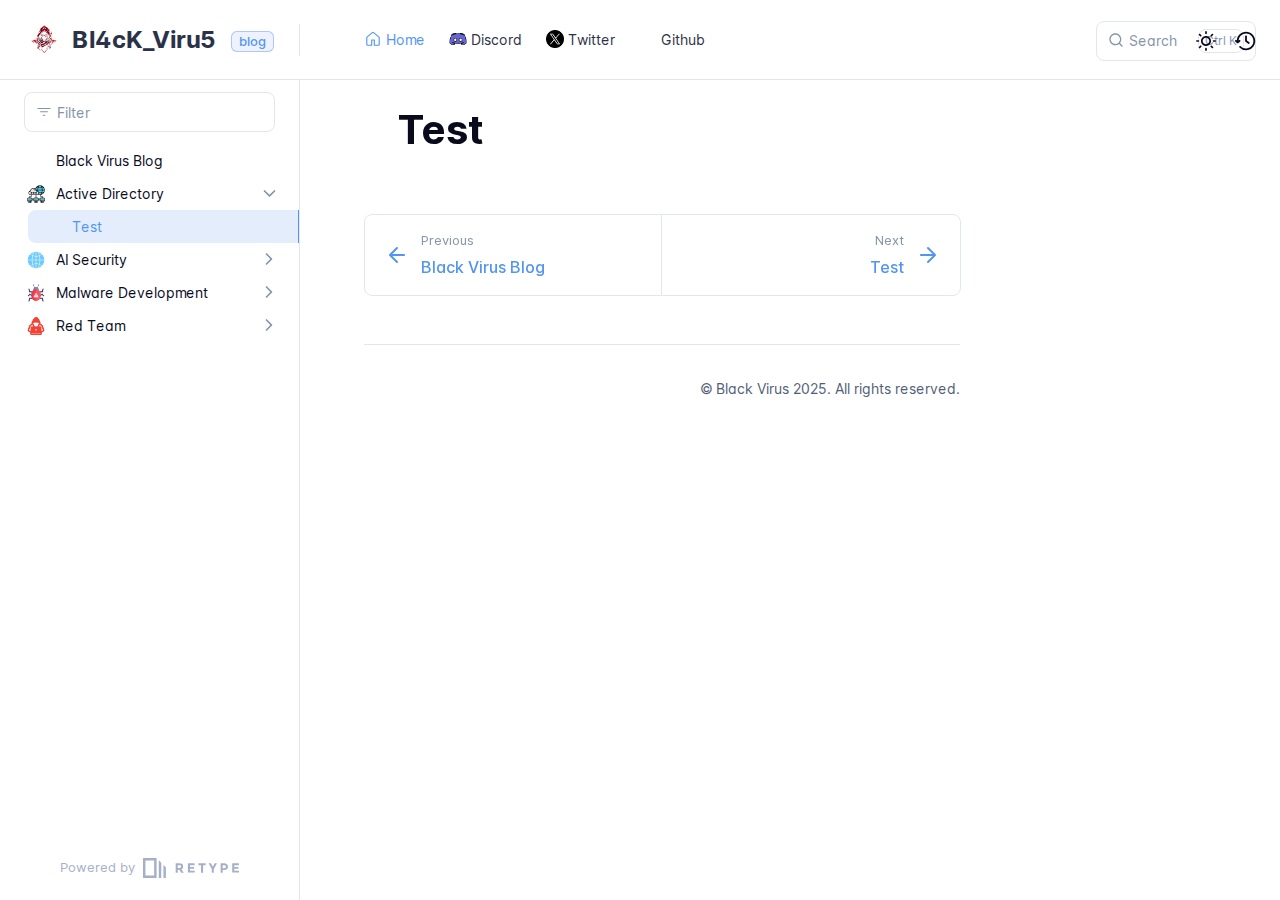
<file: active-directory/test/index.html>
<!DOCTYPE html>
<html lang="en" class="h-full">
<head>
    <meta charset="UTF-8">
    <meta name="viewport" content="width=device-width,initial-scale=1">
    <meta name="turbo-cache-control" content="no-cache" data-turbo-track="reload" data-track-token="3.11.0.813921217840">

    <!-- See retype.com -->
    <meta name="generator" content="Retype 3.11.0">

    <!-- Primary Meta Tags -->
    <title>Test</title>
    <meta name="title" content="Test">

    <!-- Canonical -->
    <link rel="canonical" href="/active-directory/test/">

    <!-- Open Graph / Facebook -->
    <meta property="og:type" content="website">
    <meta property="og:url" content="/active-directory/test/">
    <meta property="og:title" content="Test">

    <!-- Twitter -->
    <meta property="twitter:card" content="summary_large_image">
    <meta property="twitter:url" content="/active-directory/test/">
    <meta property="twitter:title" content="Test">

    <script data-cfasync="false">(function(){var cl=document.documentElement.classList,ls=localStorage.getItem("retype_scheme"),hd=cl.contains("dark"),hl=cl.contains("light"),wm=window.matchMedia&&window.matchMedia("(prefers-color-scheme: dark)").matches;if(ls==="dark"||(!ls&&wm&&!hd&&!hl)){cl.remove("light");cl.add("dark")}else if(ls==="light"||(!ls&&!wm&&!hd&&!hl)){cl.remove("dark");cl.add("light")}})();</script>

    <link href="../../resources/css/retype.css?v=3.11.0.813921217840" rel="stylesheet">

    <script data-cfasync="false" src="../../resources/js/config.js?v=3.11.0.813921217840" data-turbo-eval="false" defer></script>
    <script data-cfasync="false" src="../../resources/js/retype.js?v=3.11.0" data-turbo-eval="false" defer></script>
    <script id="lunr-js" data-cfasync="false" src="../../resources/js/lunr.js?v=3.11.0.813921217840" data-turbo-eval="false" defer></script>
</head>
<body>
    <div id="retype-app" class="relative text-base antialiased text-base-text bg-base-bg font-body">
        <div class="absolute bottom-0 left-0" style="top: 5rem; right: 50%"></div>
    
        <header id="retype-header" class="sticky top-0 z-30 flex w-full h-16 bg-header-bg border-b border-header-border md:h-20">
            <div class="container relative flex items-center justify-between pr-6 grow md:justify-start">
                <!-- Mobile menu button skeleton -->
                <button v-cloak class="skeleton retype-mobile-menu-button flex items-center justify-center shrink-0 overflow-hidden dark:text-white focus:outline-none rounded-full w-10 h-10 ml-3.5 md:hidden"><svg xmlns="http://www.w3.org/2000/svg" class="mb-px shrink-0" width="24" height="24" viewBox="0 0 24 24" role="presentation" style="margin-bottom: 0px;"><g fill="currentColor"><path d="M2 4h20v2H2zM2 11h20v2H2zM2 18h20v2H2z"></path></g></svg></button>
                <div v-cloak id="retype-sidebar-left-toggle-button"></div>
        
                <!-- Logo -->
                <div class="flex items-center justify-between h-full py-2 md:w-75">
                    <div class="flex items-center px-2 md:px-6">
                        <a id="retype-branding-logo" href="../../" class="flex items-center leading-snug text-2xl">
                            <span class="w-10 mr-2 grow-0 shrink-0 overflow-hidden">
                                <img class="max-h-10 dark:hidden md:inline-block" src="../../static/logo.png">
                                <img class="max-h-10 hidden dark:inline-block" src="../../static/logo.png">
                            </span>
                            <span class="dark:text-white font-bold line-clamp-1 md:line-clamp-2">Bl4cK_Viru5</span>
                        </a><span id="retype-branding-label" class="inline-flex mt-1 px-2 py-1 ml-4 text-xs font-medium leading-none items-center rounded-md bg-branding-label-bg text-branding-label-text ring-1 ring-branding-label-border ring-inset md:inline-block">blog</span>
                    </div>
        
                    <span class="hidden h-8 border-r md:inline-block border-base-border"></span>
                </div>
        
                <div class="flex justify-between md:grow">
                    <!-- Top Nav -->
                    <nav id="retype-header-nav" class="hidden md:flex">
                        <ul class="flex flex-col mb-4 md:pl-16 md:mb-0 md:flex-row md:items-center">
                            <li class="mr-6">
                                <a class="py-2 md:mb-0 inline-flex items-center text-sm whitespace-nowrap transition-colors duration-200 ease-linear md:text-header-text font-header-text-weight hover:text-header-text-hover" href="https://blackvirus.pages.dev/">
                                    <svg xmlns="http://www.w3.org/2000/svg" class="mb-px mr-1" width="18" height="18" viewBox="0 0 24 24" role="presentation">
                                        <g fill="currentColor">
                                            <path d="M11.03 2.59a1.501 1.501 0 0 1 1.94 0l7.5 6.363a1.5 1.5 0 0 1 .53 1.144V19.5a1.5 1.5 0 0 1-1.5 1.5h-5.75a.75.75 0 0 1-.75-.75V14h-2v6.25a.75.75 0 0 1-.75.75H4.5A1.5 1.5 0 0 1 3 19.5v-9.403c0-.44.194-.859.53-1.144ZM12 3.734l-7.5 6.363V19.5h5v-6.25a.75.75 0 0 1 .75-.75h3.5a.75.75 0 0 1 .75.75v6.25h5v-9.403Z"/>
                                        </g>
                                    </svg>
                                    <span>Home</span>
                                </a>
                            </li>
                            <li class="mr-6">
                                <a class="py-2 md:mb-0 inline-flex items-center text-sm whitespace-nowrap transition-colors duration-200 ease-linear md:text-header-tex font-header-text-weight hover:text-header-text-hover" href="https://discord.gg/2KsMBbCN">
                                    <img class="mb-px mr-1" width="18" alt="" src="../../static/discord.png">
                                    <span>Discord</span>
                                </a>
                            </li>
                            <li class="mr-6">
                                <a class="py-2 md:mb-0 inline-flex items-center text-sm whitespace-nowrap transition-colors duration-200 ease-linear md:text-header-tex font-header-text-weight hover:text-header-text-hover" href="https://x.com/Yazeed_oliwah">
                                    <img class="mb-px mr-1" width="18" alt="" src="../../static/twitter.png">
                                    <span>Twitter</span>
                                </a>
                            </li>
                            <li class="mr-6">
                                <a class="py-2 md:mb-0 inline-flex items-center text-sm whitespace-nowrap transition-colors duration-200 ease-linear md:text-header-tex font-header-text-weight hover:text-header-text-hover" href="https://github.com/YazeedOliwah">
                                    <img class="mb-px mr-1" width="18" alt="" src="../../static/github.png">
                                    <span>Github</span>
                                </a>
                            </li>
        
                        </ul>
                    </nav>
        
                    <!-- Header Right Skeleton -->
                    <div v-cloak class="flex justify-end grow skeleton">
        
                        <!-- Search input mock -->
                        <div class="relative hidden w-40 lg:block lg:max-w-sm lg:ml-auto">
                            <div class="absolute flex items-center justify-center h-full pl-3 dark:text-dark-300">
                                <svg xmlns="http://www.w3.org/2000/svg" class="icon-base" width="16" height="16" viewBox="0 0 24 24" aria-labelledby="icon" role="presentation" style="margin-bottom: 1px;"><g fill="currentColor" ><path d="M21.71 20.29l-3.68-3.68A8.963 8.963 0 0020 11c0-4.96-4.04-9-9-9s-9 4.04-9 9 4.04 9 9 9c2.12 0 4.07-.74 5.61-1.97l3.68 3.68c.2.19.45.29.71.29s.51-.1.71-.29c.39-.39.39-1.03 0-1.42zM4 11c0-3.86 3.14-7 7-7s7 3.14 7 7c0 1.92-.78 3.66-2.04 4.93-.01.01-.02.01-.02.01-.01.01-.01.01-.01.02A6.98 6.98 0 0111 18c-3.86 0-7-3.14-7-7z" ></path></g></svg>
                            </div>
                            <input class="w-full h-10 placeholder-search-placeholder transition-colors duration-200 ease-in bg-search-bg border border-transparent rounded md:text-sm hover:border-search-border-hover focus:outline-none focus:border-search-border-focus" style="padding: 0.625rem 0.75rem 0.625rem 2rem" type="text" placeholder="Search">
                        </div>
        
                        <!-- Mobile search button -->
                        <div class="flex items-center justify-center w-10 h-10 lg:hidden">
                            <svg xmlns="http://www.w3.org/2000/svg" class="shrink-0 icon-base" width="20" height="20" viewBox="0 0 24 24" aria-labelledby="icon" role="presentation" style="margin-bottom: 0px;"><g fill="currentColor" ><path d="M21.71 20.29l-3.68-3.68A8.963 8.963 0 0020 11c0-4.96-4.04-9-9-9s-9 4.04-9 9 4.04 9 9 9c2.12 0 4.07-.74 5.61-1.97l3.68 3.68c.2.19.45.29.71.29s.51-.1.71-.29c.39-.39.39-1.03 0-1.42zM4 11c0-3.86 3.14-7 7-7s7 3.14 7 7c0 1.92-.78 3.66-2.04 4.93-.01.01-.02.01-.02.01-.01.01-.01.01-.01.02A6.98 6.98 0 0111 18c-3.86 0-7-3.14-7-7z" ></path></g></svg>
                        </div>
        
                        <!-- Dark mode switch placeholder -->
                        <div class="w-10 h-10 lg:ml-2"></div>
        
                        <!-- History button -->
                        <div class="flex items-center justify-center w-10 h-10" style="margin-right: -0.625rem;">
                            <svg xmlns="http://www.w3.org/2000/svg" class="shrink-0 icon-base" width="22" height="22" viewBox="0 0 24 24" aria-labelledby="icon" role="presentation" style="margin-bottom: 0px;"><g fill="currentColor" ><g ><path d="M12.01 6.01c-.55 0-1 .45-1 1V12a1 1 0 00.4.8l3 2.22a.985.985 0 001.39-.2.996.996 0 00-.21-1.4l-2.6-1.92V7.01c.02-.55-.43-1-.98-1z"></path><path d="M12.01 1.91c-5.33 0-9.69 4.16-10.05 9.4l-.29-.26a.997.997 0 10-1.34 1.48l1.97 1.79c.19.17.43.26.67.26s.48-.09.67-.26l1.97-1.79a.997.997 0 10-1.34-1.48l-.31.28c.34-4.14 3.82-7.41 8.05-7.41 4.46 0 8.08 3.63 8.08 8.09s-3.63 8.08-8.08 8.08c-2.18 0-4.22-.85-5.75-2.4a.996.996 0 10-1.42 1.4 10.02 10.02 0 007.17 2.99c5.56 0 10.08-4.52 10.08-10.08.01-5.56-4.52-10.09-10.08-10.09z"></path></g></g></svg>
                        </div>
                    </div>
        
                    <div v-cloak class="flex justify-end grow">
                        <div id="retype-mobile-search-button"></div>
                        <doc-search-desktop></doc-search-desktop>
        
                        <doc-theme-switch class="lg:ml-2"></doc-theme-switch>
                        <doc-history></doc-history>
                    </div>
                </div>
            </div>
        </header>
    
    
        <div id="retype-container" class="container relative flex bg-white">
            <!-- Sidebar Skeleton -->
            <div v-cloak class="fixed flex flex-col shrink-0 duration-300 ease-in-out bg-sidebar-left-bg border-sidebar-left-border sidebar top-20 w-75 border-r h-screen md:sticky transition-transform skeleton">
            
                <div class="flex items-center h-16 px-6">
                    <input class="w-full h-8 px-3 py-2 transition-colors duration-200 ease-linear bg-filter-bg border border-filter-border rounded shadow-none text-sm focus:outline-none focus:border-filter-border-focus" type="text" placeholder="Filter">
                </div>
            
                <div class="pl-6 mt-1 mb-4">
                    <div class="w-32 h-3 mb-4 bg-skeleton-bg rounded-full loading"></div>
                    <div class="w-48 h-3 mb-4 bg-skeleton-bg rounded-full loading"></div>
                    <div class="w-40 h-3 mb-4 bg-skeleton-bg rounded-full loading"></div>
                    <div class="w-32 h-3 mb-4 bg-skeleton-bg rounded-full loading"></div>
                    <div class="w-48 h-3 mb-4 bg-skeleton-bg rounded-full loading"></div>
                    <div class="w-40 h-3 mb-4 bg-skeleton-bg rounded-full loading"></div>
                </div>
            
                <div class="shrink-0 mt-auto bg-transparent dark:border-base-border">
                    <a class="flex items-center justify-center flex-nowrap h-16 text-gray-350 dark:text-dark-400 hover:text-gray-600 dark:hover:text-dark-300 transition-colors duration-150 ease-in docs-powered-by" target="_blank" href="https://retype.com/" rel="noopener">
                        <span class="text-xs whitespace-nowrap">Powered by</span>
                        <svg xmlns="http://www.w3.org/2000/svg" class="ml-2" fill="currentColor" width="96" height="20" overflow="visible"><path d="M0 0v20h13.59V0H0zm11.15 17.54H2.44V2.46h8.71v15.08zM15.8 20h2.44V4.67L15.8 2.22zM20.45 6.89V20h2.44V9.34z"/><g><path d="M40.16 8.44c0 1.49-.59 2.45-1.75 2.88l2.34 3.32h-2.53l-2.04-2.96h-1.43v2.96h-2.06V5.36h3.5c1.43 0 2.46.24 3.07.73s.9 1.27.9 2.35zm-2.48 1.1c.26-.23.38-.59.38-1.09 0-.5-.13-.84-.4-1.03s-.73-.28-1.39-.28h-1.54v2.75h1.5c.72 0 1.2-.12 1.45-.35zM51.56 5.36V7.2h-4.59v1.91h4.13v1.76h-4.13v1.92h4.74v1.83h-6.79V5.36h6.64zM60.09 7.15v7.48h-2.06V7.15h-2.61V5.36h7.28v1.79h-2.61zM70.81 14.64h-2.06v-3.66l-3.19-5.61h2.23l1.99 3.45 1.99-3.45H74l-3.19 5.61v3.66zM83.99 6.19c.65.55.97 1.4.97 2.55s-.33 1.98-1 2.51-1.68.8-3.04.8h-1.23v2.59h-2.06V5.36h3.26c1.42 0 2.45.28 3.1.83zm-1.51 3.65c.25-.28.37-.69.37-1.22s-.16-.92-.48-1.14c-.32-.23-.82-.34-1.5-.34H79.7v3.12h1.38c.68 0 1.15-.14 1.4-.42zM95.85 5.36V7.2h-4.59v1.91h4.13v1.76h-4.13v1.92H96v1.83h-6.79V5.36h6.64z"/></g></svg>
                    </a>
                </div>
            </div>
            
            <!-- Sidebar component -->
            <doc-sidebar v-cloak>
                <template #sidebar-footer>
                    <div class="shrink-0 mt-auto border-t md:bg-transparent md:border-none dark:border-base-border">
            
                        <div class="py-3 px-6 md:hidden border-b dark:border-base-border">
                            <nav>
                                <ul class="flex flex-wrap justify-center items-center">
                                    <li class="mr-6">
                                        <a class="block py-1 inline-flex items-center text-sm whitespace-nowrap transition-colors duration-200 ease-linear md:text-header-text font-header-text-weight hover:text-header-text-hover" href="https://blackvirus.pages.dev/">
                                            <svg xmlns="http://www.w3.org/2000/svg" class="mb-px mr-1" width="18" height="18" viewBox="0 0 24 24" role="presentation">
                                                <g fill="currentColor">
                                                    <path d="M11.03 2.59a1.501 1.501 0 0 1 1.94 0l7.5 6.363a1.5 1.5 0 0 1 .53 1.144V19.5a1.5 1.5 0 0 1-1.5 1.5h-5.75a.75.75 0 0 1-.75-.75V14h-2v6.25a.75.75 0 0 1-.75.75H4.5A1.5 1.5 0 0 1 3 19.5v-9.403c0-.44.194-.859.53-1.144ZM12 3.734l-7.5 6.363V19.5h5v-6.25a.75.75 0 0 1 .75-.75h3.5a.75.75 0 0 1 .75.75v6.25h5v-9.403Z"/>
                                                </g>
                                            </svg>
                                            <span>Home</span>
                                        </a>
                                    </li>
                                    <li class="mr-6">
                                        <a class="block py-1 inline-flex items-center text-sm whitespace-nowrap transition-colors duration-200 ease-linear md:text-header-tex font-header-text-weight hover:text-header-text-hover" href="https://discord.gg/2KsMBbCN">
                                            <img class="mb-px mr-1" width="18" alt="" src="../../static/discord.png">
                                            <span>Discord</span>
                                        </a>
                                    </li>
                                    <li class="mr-6">
                                        <a class="block py-1 inline-flex items-center text-sm whitespace-nowrap transition-colors duration-200 ease-linear md:text-header-tex font-header-text-weight hover:text-header-text-hover" href="https://x.com/Yazeed_oliwah">
                                            <img class="mb-px mr-1" width="18" alt="" src="../../static/twitter.png">
                                            <span>Twitter</span>
                                        </a>
                                    </li>
                                    <li class="mr-6">
                                        <a class="block py-1 inline-flex items-center text-sm whitespace-nowrap transition-colors duration-200 ease-linear md:text-header-tex font-header-text-weight hover:text-header-text-hover" href="https://github.com/YazeedOliwah">
                                            <img class="mb-px mr-1" width="18" alt="" src="../../static/github.png">
                                            <span>Github</span>
                                        </a>
                                    </li>
            
                                </ul>
                            </nav>
                        </div>
            
                        <a class="flex items-center justify-center flex-nowrap h-16 text-gray-350 dark:text-dark-400 hover:text-gray-600 dark:hover:text-dark-300 transition-colors duration-150 ease-in docs-powered-by" target="_blank" href="https://retype.com/" rel="noopener">
                            <span class="text-xs whitespace-nowrap">Powered by</span>
                            <svg xmlns="http://www.w3.org/2000/svg" class="ml-2" fill="currentColor" width="96" height="20" overflow="visible"><path d="M0 0v20h13.59V0H0zm11.15 17.54H2.44V2.46h8.71v15.08zM15.8 20h2.44V4.67L15.8 2.22zM20.45 6.89V20h2.44V9.34z"/><g><path d="M40.16 8.44c0 1.49-.59 2.45-1.75 2.88l2.34 3.32h-2.53l-2.04-2.96h-1.43v2.96h-2.06V5.36h3.5c1.43 0 2.46.24 3.07.73s.9 1.27.9 2.35zm-2.48 1.1c.26-.23.38-.59.38-1.09 0-.5-.13-.84-.4-1.03s-.73-.28-1.39-.28h-1.54v2.75h1.5c.72 0 1.2-.12 1.45-.35zM51.56 5.36V7.2h-4.59v1.91h4.13v1.76h-4.13v1.92h4.74v1.83h-6.79V5.36h6.64zM60.09 7.15v7.48h-2.06V7.15h-2.61V5.36h7.28v1.79h-2.61zM70.81 14.64h-2.06v-3.66l-3.19-5.61h2.23l1.99 3.45 1.99-3.45H74l-3.19 5.61v3.66zM83.99 6.19c.65.55.97 1.4.97 2.55s-.33 1.98-1 2.51-1.68.8-3.04.8h-1.23v2.59h-2.06V5.36h3.26c1.42 0 2.45.28 3.1.83zm-1.51 3.65c.25-.28.37-.69.37-1.22s-.16-.92-.48-1.14c-.32-.23-.82-.34-1.5-.34H79.7v3.12h1.38c.68 0 1.15-.14 1.4-.42zM95.85 5.36V7.2h-4.59v1.91h4.13v1.76h-4.13v1.92H96v1.83h-6.79V5.36h6.64z"/></g></svg>
                        </a>
                    </div>
                </template>
            </doc-sidebar>
    
            <div class="grow min-w-0 bg-body-bg">
                <!-- Render "toolbar" template here on api pages --><!-- Render page content -->
                <div class="flex">
                    <div id="retype-main" class="min-w-0 p-4 grow md:px-16">
                        <main class="relative pb-12 lg:pt-2">
                            <div class="retype-markdown" id="retype-content">
                                <!-- Rendered if sidebar right is enabled -->
                                <div id="retype-sidebar-right-toggle"></div>
                                <!-- Page content  -->
<doc-anchor-target id="test" class="break-words">
    <h1>
        <doc-anchor-trigger class="header-anchor-trigger" to="#test">#</doc-anchor-trigger>
        <span>Test</span>
    </h1>
</doc-anchor-target>

                                
                                <!-- Required only on API pages -->
                                <doc-toolbar-member-filter-no-results></doc-toolbar-member-filter-no-results>
                            </div>
                            <footer id="retype-content-footer" class="clear-both">
                            
                                <nav id="retype-nextprev" class="print:hidden flex mt-14">
                                    <div class="w-1/2">
                                        <a class="px-5 py-4 h-full flex items-center break-normal font-medium text-body-link border border-base-border hover:border-base-border-hover rounded-l-lg transition-colors duration-150 relative hover:z-5" href="../../">
                                            <svg xmlns="http://www.w3.org/2000/svg" class="mr-3" width="24" height="24" viewBox="0 0 24 24" fill="currentColor" overflow="visible"><path d="M19 11H7.41l5.29-5.29a.996.996 0 10-1.41-1.41l-7 7a1 1 0 000 1.42l7 7a1.024 1.024 0 001.42-.01.996.996 0 000-1.41L7.41 13H19c.55 0 1-.45 1-1s-.45-1-1-1z" /><path fill="none" d="M0 0h24v24H0z" /></svg>
                                            <span>
                                                <span class="block text-xs font-normal text-base-text-muted">Previous</span>
                                                <span class="block mt-1">Black Virus Blog</span>
                                            </span>
                                        </a>
                                    </div>
                            
                                    <div class="w-1/2">
                                        <a class="px-5 py-4 -mx-px h-full flex items-center justify-end break-normal font-medium text-body-link border border-base-border hover:border-base-border-hover rounded-r-lg transition-colors duration-150 relative hover:z-5" href="../../malware-development/test/">
                                            <span>
                                                <span class="block text-xs font-normal text-right text-base-text-muted">Next</span>
                                                <span class="block mt-1">Test</span>
                                            </span>
                                            <svg xmlns="http://www.w3.org/2000/svg" class="ml-3" width="24" height="24" viewBox="0 0 24 24" fill="currentColor" overflow="visible"><path d="M19.92 12.38a1 1 0 00-.22-1.09l-7-7a.996.996 0 10-1.41 1.41l5.3 5.3H5c-.55 0-1 .45-1 1s.45 1 1 1h11.59l-5.29 5.29a.996.996 0 000 1.41c.19.2.44.3.7.3s.51-.1.71-.29l7-7c.09-.09.16-.21.21-.33z" /><path fill="none" d="M0 0h24v24H0z" /></svg>
                                        </a>
                                    </div>
                                </nav>
                            </footer>
                        </main>
                
                        <div id="retype-page-footer" class="print:border-none border-t border-base-border pt-6 mb-8">
                            <footer class="flex flex-wrap items-center justify-between print:justify-center">
                                <div id="retype-footer-links" class="print:hidden">
                                    <ul class="flex flex-wrap items-center text-sm">
                                    </ul>
                                </div>
                                <div id="retype-copyright" class="print:justify-center py-2 text-footer-text font-footer-link-weight text-sm leading-relaxed"><p>© Black Virus 2025. All rights reserved.</p></div>
                            </footer>
                        </div>
                    </div>
                
                    <!-- Rendered if sidebar right is enabled -->
                    <!-- Sidebar right skeleton-->
                    <div v-cloak class="fixed top-0 bottom-0 right-0 translate-x-full bg-sidebar-right-bg border-sidebar-right-border lg:sticky lg:border-l lg:shrink-0 lg:pt-6 lg:transform-none sm:w-1/2 lg:w-64 lg:z-0 md:w-104 sidebar-right skeleton">
                        <div class="pl-5">
                            <div class="w-32 h-3 mb-4 bg-skeleton-bg rounded-full loading"></div>
                            <div class="w-48 h-3 mb-4 bg-skeleton-bg rounded-full loading"></div>
                            <div class="w-40 h-3 mb-4 bg-skeleton-bg rounded-full loading"></div>
                        </div>
                    </div>
                
                    <!-- User should be able to hide sidebar right -->
                    <doc-sidebar-right v-cloak></doc-sidebar-right>
                </div>

            </div>
        </div>
    
        <doc-search-mobile></doc-search-mobile>
        <doc-back-to-top></doc-back-to-top>
    </div>


    <div id="retype-overlay-target"></div>

    <script data-cfasync="false">window.__DOCS__ = { "title": "Test", level: 2, icon: "file", hasPrism: false, hasMermaid: false, hasMath: false, tocDepth: 23 }</script>
</body>
</html>
</file>
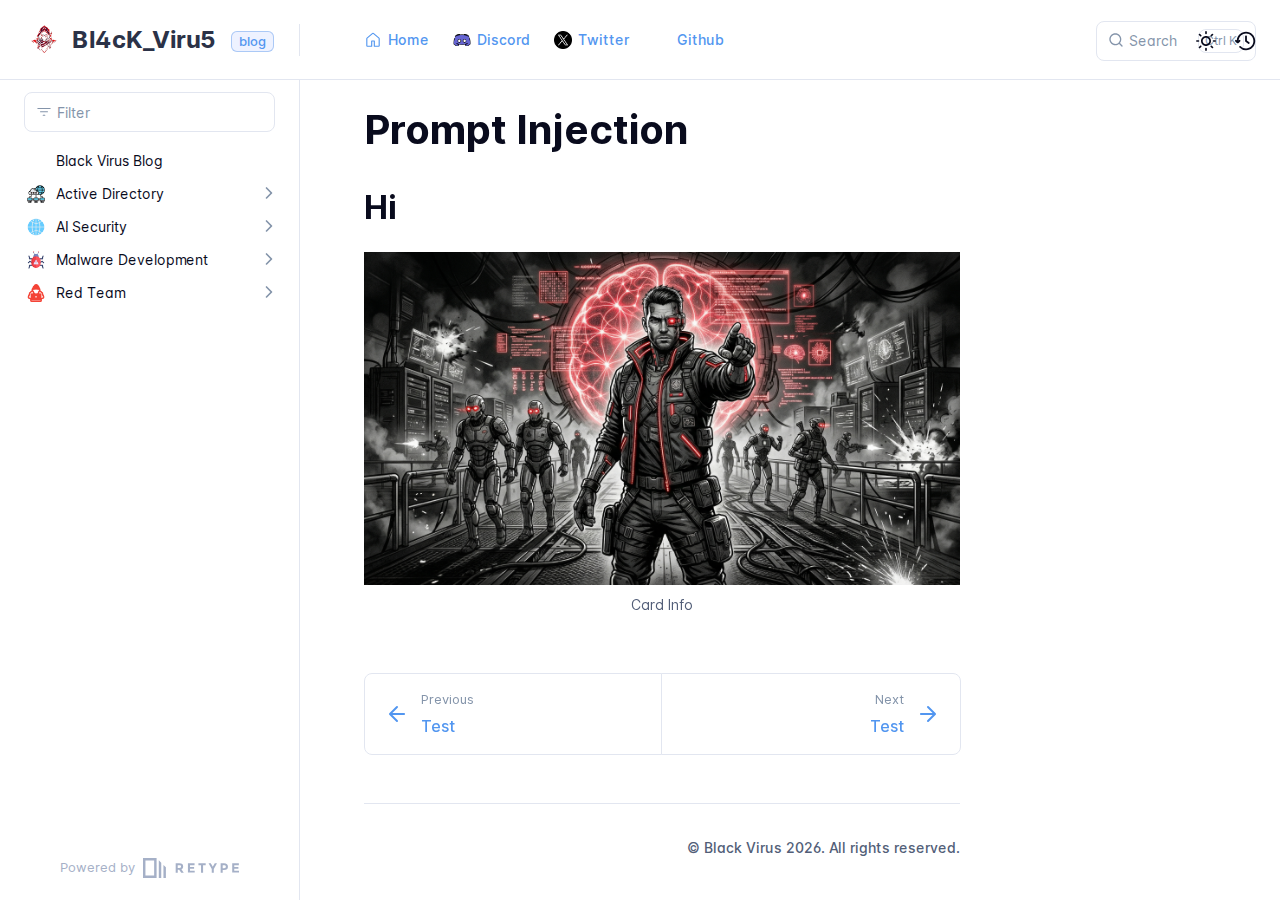
<file: ai-security/prompt-injection/index.html>
<!DOCTYPE html>
<html lang="en" class="h-full">
<head>
    <meta charset="UTF-8">
    <meta name="viewport" content="width=device-width,initial-scale=1">
    <meta name="color-scheme" content="light dark">
    <meta name="turbo-cache-control" content="no-cache" data-turbo-track="reload" data-track-token="4.4.0.828122663279">

    <!-- See retype.com -->
    <meta name="generator" content="Retype 4.4.0">

    <!-- Primary Meta Tags -->
    <title>Prompt Injection</title>
    <meta name="title" content="Prompt Injection">
    <meta name="description" content="Card Info">

    <!-- Canonical -->
    <link rel="canonical" href="https://blackvirus-blog.pages.dev/ai-security/prompt-injection/">

    <!-- Open Graph -->
    <meta property="og:type" content="website">
    <meta property="og:url" content="https://blackvirus-blog.pages.dev/ai-security/prompt-injection/">
    <meta property="og:title" content="Prompt Injection">
    <meta property="og:description" content="Card Info">
    <meta property="og:image" content="https://blackvirus-blog.pages.dev/static/prompt-banner.png">
    <meta property="og:image:width" content="1200">
    <meta property="og:image:height" content="630">
    <meta property="og:image:alt" content="Prompt Injection">
    <meta property="og:site_name" content="Bl4cK_Viru5">
    <meta property="og:locale" content="en_US">

    <!-- Twitter -->
    <meta name="twitter:card" content="summary_large_image">
    <meta name="twitter:url" content="https://blackvirus-blog.pages.dev/ai-security/prompt-injection/">
    <meta name="twitter:title" content="Prompt Injection">
    <meta name="twitter:description" content="Card Info">
    <meta name="twitter:image" content="https://blackvirus-blog.pages.dev/static/prompt-banner.png">
    <meta name="twitter:image:alt" content="Prompt Injection">

    <script data-cfasync="false">(function(){var cl=document.documentElement.classList,ls=localStorage.getItem("retype_scheme"),hd=cl.contains("dark"),hl=cl.contains("light"),wm=window.matchMedia&&window.matchMedia("(prefers-color-scheme: dark)").matches;if(ls==="dark"||(!ls&&wm&&!hd&&!hl)){cl.remove("light");cl.add("dark")}else if(ls==="light"||(!ls&&!wm&&!hd&&!hl)){cl.remove("dark");cl.add("light")}})();</script>

    <link href="../../resources/css/retype.css?v=4.4.0.828122663279" rel="stylesheet">

    <script data-cfasync="false" src="../../resources/js/config.js?v=4.4.0.828122663279" data-turbo-eval="false" defer></script>
    <script data-cfasync="false" src="../../resources/js/retype.js?v=4.4.0" data-turbo-eval="false" defer></script>
    <script id="lunr-js" data-cfasync="false" src="../../resources/js/lunr.js?v=4.4.0.828122663279" data-turbo-eval="false" defer></script>
</head>
<body>
    <div id="retype-app" class="relative text-base antialiased text-base-text bg-base-bg font-body">
    <div class="absolute bottom-0 left-0" style="top: 5rem; right: 50%"></div>

    <header id="retype-header" class="sticky top-0 z-30 flex w-full h-16 bg-header-bg border-b border-header-border md:h-20">
        <div class="container relative flex items-center justify-between pr-6 grow md:justify-start">
            <!-- Mobile menu button skeleton -->
            <button v-cloak class="skeleton retype-mobile-menu-button flex items-center justify-center shrink-0 overflow-hidden dark:text-white focus:outline-hidden rounded-full w-10 h-10 ml-3.5 md:hidden"><svg xmlns="http://www.w3.org/2000/svg" class="mb-px shrink-0" width="24" height="24" viewBox="0 0 24 24" role="presentation" style="margin-bottom: 0px;"><g fill="currentColor"><path d="M2 4h20v2H2zM2 11h20v2H2zM2 18h20v2H2z"></path></g></svg></button>
            <div v-cloak id="retype-sidebar-left-toggle-button"></div>
    
            <!-- Logo -->
            <div class="flex items-center justify-between h-full py-2 md:w-75">
                <div class="flex items-center px-2 md:px-6">
                    <a id="retype-branding-logo" href="https://blackvirus-blog.pages.dev/" class="flex items-center leading-snug text-2xl">
                        <span class="w-10 mr-2 grow-0 shrink-0 overflow-hidden">
                            <img class="max-h-10 md:inline-block" src="../../static/logo.png" alt="" width="40" height="40">
                        </span>
                        <span class="dark:text-white font-bold line-clamp-1 md:line-clamp-2">Bl4cK_Viru5</span>
                    </a><span id="retype-branding-label" class="inline-flex mt-1 px-2 py-1 ml-4 text-xs font-medium leading-none items-center rounded-md bg-branding-label-bg text-branding-label-text ring-1 ring-branding-label-border ring-inset md:inline-block">blog</span>
                </div>
    
                <span class="hidden h-8 border-r md:inline-block border-base-border"></span>
            </div>
    
            <div class="flex justify-between md:grow">
                <!-- Top Nav -->
                <nav id="retype-header-nav" class="hidden md:flex">
                    <ul class="flex flex-col mb-4 md:pl-16 md:mb-0 md:flex-row md:items-center">
                        <li class="mr-6">
                            <a class="py-2 md:mb-0 inline-flex items-center text-sm whitespace-nowrap transition-colors duration-200 ease-linear md:text-header-text font-header-text hover:text-header-text-hover" href="https://blackvirus.pages.dev/">
                                <svg xmlns="http://www.w3.org/2000/svg" class="block shrink-0 mr-1.5" width="18" height="18" viewBox="0 0 24 24" fill="currentColor" aria-hidden="true" focusable="false">
                                    <path d="M11.03 2.59a1.501 1.501 0 0 1 1.94 0l7.5 6.363a1.5 1.5 0 0 1 .53 1.144V19.5a1.5 1.5 0 0 1-1.5 1.5h-5.75a.75.75 0 0 1-.75-.75V14h-2v6.25a.75.75 0 0 1-.75.75H4.5A1.5 1.5 0 0 1 3 19.5v-9.403c0-.44.194-.859.53-1.144ZM12 3.734l-7.5 6.363V19.5h5v-6.25a.75.75 0 0 1 .75-.75h3.5a.75.75 0 0 1 .75.75v6.25h5v-9.403Z"/>
                                </svg>
                                <span>Home</span>
                            </a>
                        </li>
                        <li class="mr-6">
                            <a class="py-2 md:mb-0 inline-flex items-center text-sm whitespace-nowrap transition-colors duration-200 ease-linear md:text-header-text font-header-text hover:text-header-text-hover" href="https://discord.gg/2KsMBbCN">
                                <img class="block shrink-0 mr-1.5" width="18" height="18" alt="" aria-hidden="true" src="../../static/discord.png">
                                <span>Discord</span>
                            </a>
                        </li>
                        <li class="mr-6">
                            <a class="py-2 md:mb-0 inline-flex items-center text-sm whitespace-nowrap transition-colors duration-200 ease-linear md:text-header-text font-header-text hover:text-header-text-hover" href="https://x.com/Yazeed_oliwah">
                                <img class="block shrink-0 mr-1.5" width="18" height="18" alt="" aria-hidden="true" src="../../static/twitter.png">
                                <span>Twitter</span>
                            </a>
                        </li>
                        <li class="mr-6">
                            <a class="py-2 md:mb-0 inline-flex items-center text-sm whitespace-nowrap transition-colors duration-200 ease-linear md:text-header-text font-header-text hover:text-header-text-hover" href="https://github.com/YazeedOliwah">
                                <img class="block shrink-0 mr-1.5" width="18" height="18" alt="" aria-hidden="true" src="../../static/github.png">
                                <span>Github</span>
                            </a>
                        </li>
    
                    </ul>
                </nav>
    
                <div v-cloak class="flex justify-end grow">
                    <div id="retype-mobile-search-button"></div>
                    <doc-search-desktop></doc-search-desktop>
    
                    <doc-theme-switch class="lg:ml-2"></doc-theme-switch>
                    <doc-history></doc-history>
                </div>
            </div>
        </div>
    </header>


    <div id="retype-container" class="container relative flex bg-white">
        <!-- Sidebar Skeleton -->
        <div v-cloak class="fixed flex flex-col shrink-0 duration-300 ease-in-out bg-sidebar-left-bg border-sidebar-left-border sidebar top-20 w-75 border-r h-screen md:sticky transition-transform skeleton">
        
            <div class="flex items-center h-16 px-6">
                <input id="retype-filter-input-mock" class="w-full h-10 pl-8 px-3 py-2 transition-colors duration-200 ease-linear bg-filter-bg border border-filter-border rounded-lg shadow-none md:text-sm hover:border-filter-border-hover focus:outline-hidden focus:border-filter-border-focus placeholder-filter-placeholder" type="text">
            </div>
        
            <div class="pl-6 mt-1 mb-4">
                <div class="w-32 h-3 mb-4 bg-skeleton-bg rounded-full loading"></div>
                <div class="w-48 h-3 mb-4 bg-skeleton-bg rounded-full loading"></div>
                <div class="w-40 h-3 mb-4 bg-skeleton-bg rounded-full loading"></div>
                <div class="w-32 h-3 mb-4 bg-skeleton-bg rounded-full loading"></div>
                <div class="w-48 h-3 mb-4 bg-skeleton-bg rounded-full loading"></div>
                <div class="w-40 h-3 mb-4 bg-skeleton-bg rounded-full loading"></div>
            </div>
        
            <div class="shrink-0 mt-auto bg-transparent dark:border-base-border">
                <a class="flex items-center justify-center flex-nowrap h-16 text-gray-350 dark:text-dark-400 hover:text-gray-600 dark:hover:text-dark-300 transition-colors duration-150 ease-in docs-powered-by" target="_blank" href="https://retype.com/" rel="noopener">
                    <span class="text-xs whitespace-nowrap">Powered by</span>
                    <svg xmlns="http://www.w3.org/2000/svg" class="ml-2" fill="currentColor" width="96" height="20" overflow="visible"><path d="M0 0v20h13.59V0H0zm11.15 17.54H2.44V2.46h8.71v15.08zM15.8 20h2.44V4.67L15.8 2.22zM20.45 6.89V20h2.44V9.34z"/><g><path d="M40.16 8.44c0 1.49-.59 2.45-1.75 2.88l2.34 3.32h-2.53l-2.04-2.96h-1.43v2.96h-2.06V5.36h3.5c1.43 0 2.46.24 3.07.73s.9 1.27.9 2.35zm-2.48 1.1c.26-.23.38-.59.38-1.09 0-.5-.13-.84-.4-1.03s-.73-.28-1.39-.28h-1.54v2.75h1.5c.72 0 1.2-.12 1.45-.35zM51.56 5.36V7.2h-4.59v1.91h4.13v1.76h-4.13v1.92h4.74v1.83h-6.79V5.36h6.64zM60.09 7.15v7.48h-2.06V7.15h-2.61V5.36h7.28v1.79h-2.61zM70.81 14.64h-2.06v-3.66l-3.19-5.61h2.23l1.99 3.45 1.99-3.45H74l-3.19 5.61v3.66zM83.99 6.19c.65.55.97 1.4.97 2.55s-.33 1.98-1 2.51-1.68.8-3.04.8h-1.23v2.59h-2.06V5.36h3.26c1.42 0 2.45.28 3.1.83zm-1.51 3.65c.25-.28.37-.69.37-1.22s-.16-.92-.48-1.14c-.32-.23-.82-.34-1.5-.34H79.7v3.12h1.38c.68 0 1.15-.14 1.4-.42zM95.85 5.36V7.2h-4.59v1.91h4.13v1.76h-4.13v1.92H96v1.83h-6.79V5.36h6.64z"/></g></svg>
                </a>
            </div>
        </div>
        
        <!-- Sidebar component -->
        <doc-sidebar v-cloak>
            <template #sidebar-footer>
                <div class="shrink-0 mt-auto border-t md:bg-transparent md:border-none dark:border-base-border">
        
                    <div class="py-3 px-6 md:hidden border-b dark:border-base-border">
                        <nav>
                            <ul class="flex flex-wrap justify-center items-center">
                                <li class="mr-6">
                                    <a class="block py-1 inline-flex items-center text-sm whitespace-nowrap transition-colors duration-200 ease-linear md:text-header-text font-header-text hover:text-header-text-hover" href="https://blackvirus.pages.dev/">
                                        <svg xmlns="http://www.w3.org/2000/svg" class="block shrink-0 mr-1.5" width="18" height="18" viewBox="0 0 24 24" fill="currentColor" aria-hidden="true" focusable="false">
                                            <path d="M11.03 2.59a1.501 1.501 0 0 1 1.94 0l7.5 6.363a1.5 1.5 0 0 1 .53 1.144V19.5a1.5 1.5 0 0 1-1.5 1.5h-5.75a.75.75 0 0 1-.75-.75V14h-2v6.25a.75.75 0 0 1-.75.75H4.5A1.5 1.5 0 0 1 3 19.5v-9.403c0-.44.194-.859.53-1.144ZM12 3.734l-7.5 6.363V19.5h5v-6.25a.75.75 0 0 1 .75-.75h3.5a.75.75 0 0 1 .75.75v6.25h5v-9.403Z"/>
                                        </svg>
                                        <span>Home</span>
                                    </a>
                                </li>
                                <li class="mr-6">
                                    <a class="block py-1 inline-flex items-center text-sm whitespace-nowrap transition-colors duration-200 ease-linear md:text-header-text font-header-text hover:text-header-text-hover" href="https://discord.gg/2KsMBbCN">
                                        <img class="block shrink-0 mr-1.5" width="18" height="18" alt="" aria-hidden="true" src="../../static/discord.png">
                                        <span>Discord</span>
                                    </a>
                                </li>
                                <li class="mr-6">
                                    <a class="block py-1 inline-flex items-center text-sm whitespace-nowrap transition-colors duration-200 ease-linear md:text-header-text font-header-text hover:text-header-text-hover" href="https://x.com/Yazeed_oliwah">
                                        <img class="block shrink-0 mr-1.5" width="18" height="18" alt="" aria-hidden="true" src="../../static/twitter.png">
                                        <span>Twitter</span>
                                    </a>
                                </li>
                                <li class="mr-6">
                                    <a class="block py-1 inline-flex items-center text-sm whitespace-nowrap transition-colors duration-200 ease-linear md:text-header-text font-header-text hover:text-header-text-hover" href="https://github.com/YazeedOliwah">
                                        <img class="block shrink-0 mr-1.5" width="18" height="18" alt="" aria-hidden="true" src="../../static/github.png">
                                        <span>Github</span>
                                    </a>
                                </li>
        
                            </ul>
                        </nav>
                    </div>
        
                    <a class="flex items-center justify-center flex-nowrap h-16 text-gray-350 dark:text-dark-400 hover:text-gray-600 dark:hover:text-dark-300 transition-colors duration-150 ease-in docs-powered-by" target="_blank" href="https://retype.com/" rel="noopener">
                        <span class="text-xs whitespace-nowrap">Powered by</span>
                        <svg xmlns="http://www.w3.org/2000/svg" class="ml-2" fill="currentColor" width="96" height="20" overflow="visible"><path d="M0 0v20h13.59V0H0zm11.15 17.54H2.44V2.46h8.71v15.08zM15.8 20h2.44V4.67L15.8 2.22zM20.45 6.89V20h2.44V9.34z"/><g><path d="M40.16 8.44c0 1.49-.59 2.45-1.75 2.88l2.34 3.32h-2.53l-2.04-2.96h-1.43v2.96h-2.06V5.36h3.5c1.43 0 2.46.24 3.07.73s.9 1.27.9 2.35zm-2.48 1.1c.26-.23.38-.59.38-1.09 0-.5-.13-.84-.4-1.03s-.73-.28-1.39-.28h-1.54v2.75h1.5c.72 0 1.2-.12 1.45-.35zM51.56 5.36V7.2h-4.59v1.91h4.13v1.76h-4.13v1.92h4.74v1.83h-6.79V5.36h6.64zM60.09 7.15v7.48h-2.06V7.15h-2.61V5.36h7.28v1.79h-2.61zM70.81 14.64h-2.06v-3.66l-3.19-5.61h2.23l1.99 3.45 1.99-3.45H74l-3.19 5.61v3.66zM83.99 6.19c.65.55.97 1.4.97 2.55s-.33 1.98-1 2.51-1.68.8-3.04.8h-1.23v2.59h-2.06V5.36h3.26c1.42 0 2.45.28 3.1.83zm-1.51 3.65c.25-.28.37-.69.37-1.22s-.16-.92-.48-1.14c-.32-.23-.82-.34-1.5-.34H79.7v3.12h1.38c.68 0 1.15-.14 1.4-.42zM95.85 5.36V7.2h-4.59v1.91h4.13v1.76h-4.13v1.92H96v1.83h-6.79V5.36h6.64z"/></g></svg>
                    </a>
                </div>
            </template>
        </doc-sidebar>

        <div class="grow min-w-0 bg-body-bg">
            <!-- Render "toolbar" template here on api pages --><!-- Render page content -->
<div class="flex">
    <div id="retype-main" class="min-w-0 p-4 grow md:px-16">
        <main class="relative pb-12 lg:pt-2">
            <div class="retype-markdown" id="retype-content">
                <!-- Rendered if sidebar right is enabled -->
                <div id="retype-sidebar-right-toggle"></div>
                <!-- Page content  -->
<h1 id="prompt-injection">Prompt Injection</h1>
<h2 id="hi">Hi</h2>
<figure class="content-center">
    <img src="../img/prompt-banner.png" alt="Card Info" class="max-w-full h-auto rounded-image-rounded border-image-border border-image-border-width" width="2752" height="1536" />
    <figcaption class="caption">Card Info</figcaption>
</figure>

                
                <!-- Required only on API pages -->
                <doc-toolbar-member-filter-no-results></doc-toolbar-member-filter-no-results>
            </div>
            <footer id="retype-content-footer" class="clear-both">
            
                <nav id="retype-nextprev" class="print:hidden flex mt-14">
                    <div class="w-1/2">
                        <a class="px-5 py-4 h-full flex items-center break-normal font-medium text-body-link border border-base-border hover:border-base-border-hover rounded-l-lg transition-colors duration-150 relative hover:z-5" href="../../active-directory/test/">
                            <svg xmlns="http://www.w3.org/2000/svg" class="mr-3" width="24" height="24" viewBox="0 0 24 24" fill="currentColor" overflow="visible"><path d="M19 11H7.41l5.29-5.29a.996.996 0 10-1.41-1.41l-7 7a1 1 0 000 1.42l7 7a1.024 1.024 0 001.42-.01.996.996 0 000-1.41L7.41 13H19c.55 0 1-.45 1-1s-.45-1-1-1z" /><path fill="none" d="M0 0h24v24H0z" /></svg>
                            <span>
                                <span class="block text-xs font-normal text-base-text-muted">Previous</span>
                                <span class="block mt-1">Test</span>
                            </span>
                        </a>
                    </div>
            
                    <div class="w-1/2">
                        <a class="px-5 py-4 -mx-px h-full flex items-center justify-end break-normal font-medium text-body-link border border-base-border hover:border-base-border-hover rounded-r-lg transition-colors duration-150 relative hover:z-5" href="../../malware-development/test/">
                            <span>
                                <span class="block text-xs font-normal text-right text-base-text-muted">Next</span>
                                <span class="block mt-1">Test</span>
                            </span>
                            <svg xmlns="http://www.w3.org/2000/svg" class="ml-3" width="24" height="24" viewBox="0 0 24 24" fill="currentColor" overflow="visible"><path d="M19.92 12.38a1 1 0 00-.22-1.09l-7-7a.996.996 0 10-1.41 1.41l5.3 5.3H5c-.55 0-1 .45-1 1s.45 1 1 1h11.59l-5.29 5.29a.996.996 0 000 1.41c.19.2.44.3.7.3s.51-.1.71-.29l7-7c.09-.09.16-.21.21-.33z" /><path fill="none" d="M0 0h24v24H0z" /></svg>
                        </a>
                    </div>
                </nav>
            </footer>
        </main>

        <div id="retype-page-footer" class="print:border-none border-t border-base-border pt-6 mb-8">
            <footer class="flex flex-wrap items-center justify-between print:justify-center">
                <div id="retype-footer-links" class="print:hidden">
                    <ul class="flex flex-wrap items-center text-sm">
                    </ul>
                </div>
                <div id="retype-copyright" class="print:justify-center py-2 text-footer-text font-footer-link text-sm leading-relaxed"><p>© Black Virus 2026. All rights reserved.</p></div>
            </footer>
        </div>
    </div>

    <!-- Rendered if sidebar right is enabled -->
    <!-- Sidebar right skeleton-->
    <div v-cloak class="fixed top-0 bottom-0 right-0 translate-x-full bg-sidebar-right-bg border-sidebar-right-border lg:sticky lg:border-l lg:shrink-0 lg:pt-6 lg:translate-x-0 sm:w-1/2 lg:w-64 lg:z-0 md:w-104 sidebar-right skeleton">
        <div class="pl-5">
            <div class="w-32 h-3 mb-4 bg-skeleton-bg rounded-full loading"></div>
            <div class="w-48 h-3 mb-4 bg-skeleton-bg rounded-full loading"></div>
            <div class="w-40 h-3 mb-4 bg-skeleton-bg rounded-full loading"></div>
        </div>
    </div>

    <!-- User should be able to hide sidebar right -->
    <doc-sidebar-right v-cloak></doc-sidebar-right>
</div>

        </div>
    </div>

    <doc-search-mobile></doc-search-mobile>
    <doc-back-to-top></doc-back-to-top>
</div>


    <div id="retype-overlay-target"></div>

    <script data-cfasync="false">window.__DOCS__ = { "title": "Prompt Injection", level: 2, icon: "file", hasPrism: false, hasMermaid: false, hasMath: false, tocDepth: 23 }</script>
</body>
</html>
</file>
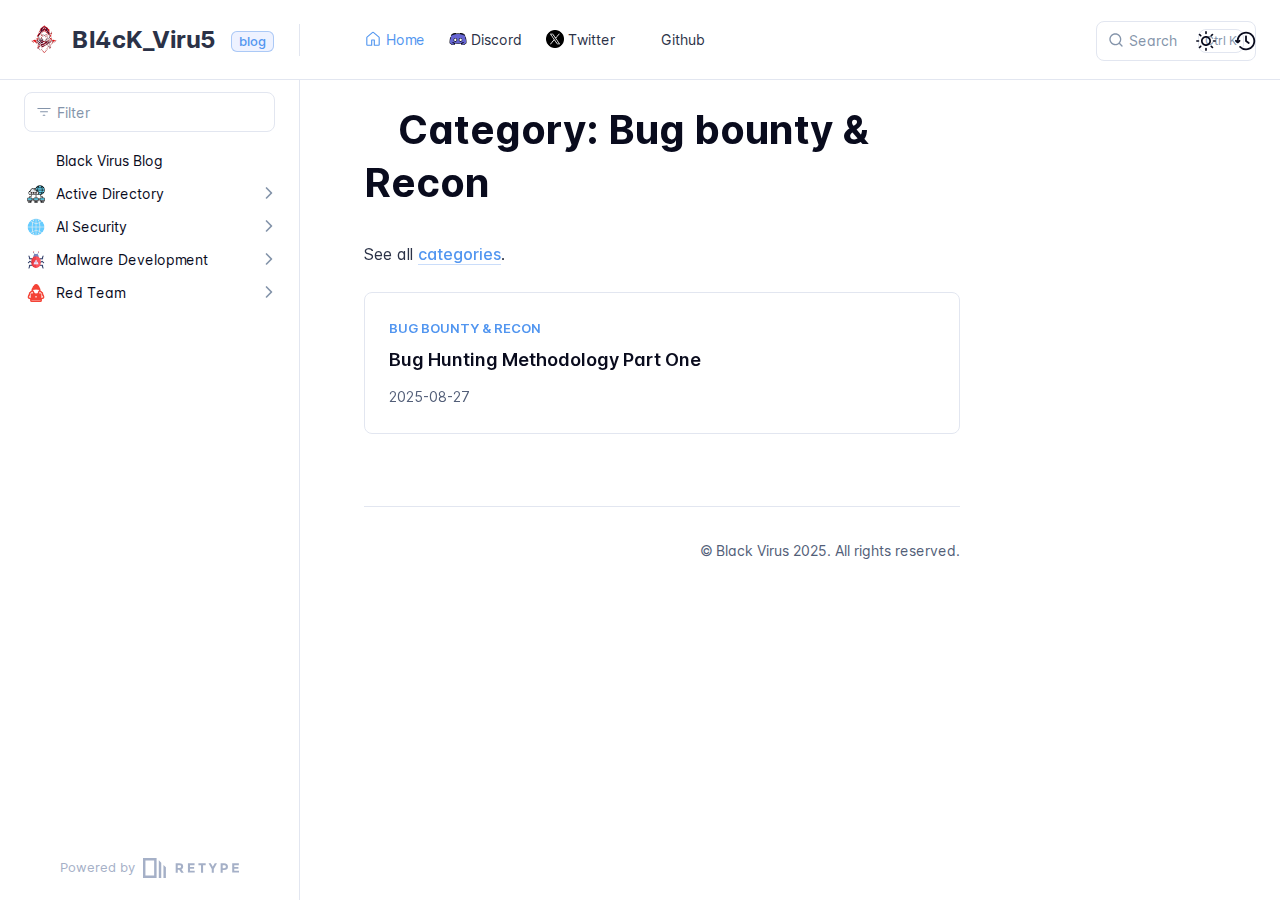
<file: categories/bug-bounty-recon/index.html>
<!DOCTYPE html>
<html lang="en" class="h-full">
<head>
    <meta charset="UTF-8">
    <meta name="viewport" content="width=device-width,initial-scale=1">
    <meta name="turbo-cache-control" content="no-cache" data-turbo-track="reload" data-track-token="3.11.0.813921217840">

    <!-- See retype.com -->
    <meta name="generator" content="Retype 3.11.0">

    <!-- Primary Meta Tags -->
    <title>Bug bounty &amp; Recon</title>
    <meta name="title" content="Bug bounty & Recon">

    <!-- Canonical -->
    <link rel="canonical" href="/categories/bug-bounty-recon/">

    <!-- Open Graph / Facebook -->
    <meta property="og:type" content="website">
    <meta property="og:url" content="/categories/bug-bounty-recon/">
    <meta property="og:title" content="Bug bounty & Recon">

    <!-- Twitter -->
    <meta property="twitter:card" content="summary_large_image">
    <meta property="twitter:url" content="/categories/bug-bounty-recon/">
    <meta property="twitter:title" content="Bug bounty & Recon">

    <script data-cfasync="false">(function(){var cl=document.documentElement.classList,ls=localStorage.getItem("retype_scheme"),hd=cl.contains("dark"),hl=cl.contains("light"),wm=window.matchMedia&&window.matchMedia("(prefers-color-scheme: dark)").matches;if(ls==="dark"||(!ls&&wm&&!hd&&!hl)){cl.remove("light");cl.add("dark")}else if(ls==="light"||(!ls&&!wm&&!hd&&!hl)){cl.remove("dark");cl.add("light")}})();</script>

    <link href="../../resources/css/retype.css?v=3.11.0.813921217840" rel="stylesheet">

    <script data-cfasync="false" src="../../resources/js/config.js?v=3.11.0.813921217840" data-turbo-eval="false" defer></script>
    <script data-cfasync="false" src="../../resources/js/retype.js?v=3.11.0" data-turbo-eval="false" defer></script>
    <script id="lunr-js" data-cfasync="false" src="../../resources/js/lunr.js?v=3.11.0.813921217840" data-turbo-eval="false" defer></script>
</head>
<body>
    <div id="retype-app" class="relative text-base antialiased text-base-text bg-base-bg font-body">
        <div class="absolute bottom-0 left-0" style="top: 5rem; right: 50%"></div>
    
        <header id="retype-header" class="sticky top-0 z-30 flex w-full h-16 bg-header-bg border-b border-header-border md:h-20">
            <div class="container relative flex items-center justify-between pr-6 grow md:justify-start">
                <!-- Mobile menu button skeleton -->
                <button v-cloak class="skeleton retype-mobile-menu-button flex items-center justify-center shrink-0 overflow-hidden dark:text-white focus:outline-none rounded-full w-10 h-10 ml-3.5 md:hidden"><svg xmlns="http://www.w3.org/2000/svg" class="mb-px shrink-0" width="24" height="24" viewBox="0 0 24 24" role="presentation" style="margin-bottom: 0px;"><g fill="currentColor"><path d="M2 4h20v2H2zM2 11h20v2H2zM2 18h20v2H2z"></path></g></svg></button>
                <div v-cloak id="retype-sidebar-left-toggle-button"></div>
        
                <!-- Logo -->
                <div class="flex items-center justify-between h-full py-2 md:w-75">
                    <div class="flex items-center px-2 md:px-6">
                        <a id="retype-branding-logo" href="../../" class="flex items-center leading-snug text-2xl">
                            <span class="w-10 mr-2 grow-0 shrink-0 overflow-hidden">
                                <img class="max-h-10 dark:hidden md:inline-block" src="../../static/logo.png">
                                <img class="max-h-10 hidden dark:inline-block" src="../../static/logo.png">
                            </span>
                            <span class="dark:text-white font-bold line-clamp-1 md:line-clamp-2">Bl4cK_Viru5</span>
                        </a><span id="retype-branding-label" class="inline-flex mt-1 px-2 py-1 ml-4 text-xs font-medium leading-none items-center rounded-md bg-branding-label-bg text-branding-label-text ring-1 ring-branding-label-border ring-inset md:inline-block">blog</span>
                    </div>
        
                    <span class="hidden h-8 border-r md:inline-block border-base-border"></span>
                </div>
        
                <div class="flex justify-between md:grow">
                    <!-- Top Nav -->
                    <nav id="retype-header-nav" class="hidden md:flex">
                        <ul class="flex flex-col mb-4 md:pl-16 md:mb-0 md:flex-row md:items-center">
                            <li class="mr-6">
                                <a class="py-2 md:mb-0 inline-flex items-center text-sm whitespace-nowrap transition-colors duration-200 ease-linear md:text-header-text font-header-text-weight hover:text-header-text-hover" href="https://blackvirus.pages.dev/">
                                    <svg xmlns="http://www.w3.org/2000/svg" class="mb-px mr-1" width="18" height="18" viewBox="0 0 24 24" role="presentation">
                                        <g fill="currentColor">
                                            <path d="M11.03 2.59a1.501 1.501 0 0 1 1.94 0l7.5 6.363a1.5 1.5 0 0 1 .53 1.144V19.5a1.5 1.5 0 0 1-1.5 1.5h-5.75a.75.75 0 0 1-.75-.75V14h-2v6.25a.75.75 0 0 1-.75.75H4.5A1.5 1.5 0 0 1 3 19.5v-9.403c0-.44.194-.859.53-1.144ZM12 3.734l-7.5 6.363V19.5h5v-6.25a.75.75 0 0 1 .75-.75h3.5a.75.75 0 0 1 .75.75v6.25h5v-9.403Z"/>
                                        </g>
                                    </svg>
                                    <span>Home</span>
                                </a>
                            </li>
                            <li class="mr-6">
                                <a class="py-2 md:mb-0 inline-flex items-center text-sm whitespace-nowrap transition-colors duration-200 ease-linear md:text-header-tex font-header-text-weight hover:text-header-text-hover" href="https://discord.gg/2KsMBbCN">
                                    <img class="mb-px mr-1" width="18" alt="" src="../../static/discord.png">
                                    <span>Discord</span>
                                </a>
                            </li>
                            <li class="mr-6">
                                <a class="py-2 md:mb-0 inline-flex items-center text-sm whitespace-nowrap transition-colors duration-200 ease-linear md:text-header-tex font-header-text-weight hover:text-header-text-hover" href="https://x.com/Yazeed_oliwah">
                                    <img class="mb-px mr-1" width="18" alt="" src="../../static/twitter.png">
                                    <span>Twitter</span>
                                </a>
                            </li>
                            <li class="mr-6">
                                <a class="py-2 md:mb-0 inline-flex items-center text-sm whitespace-nowrap transition-colors duration-200 ease-linear md:text-header-tex font-header-text-weight hover:text-header-text-hover" href="https://github.com/YazeedOliwah">
                                    <img class="mb-px mr-1" width="18" alt="" src="../../static/github.png">
                                    <span>Github</span>
                                </a>
                            </li>
        
                        </ul>
                    </nav>
        
                    <!-- Header Right Skeleton -->
                    <div v-cloak class="flex justify-end grow skeleton">
        
                        <!-- Search input mock -->
                        <div class="relative hidden w-40 lg:block lg:max-w-sm lg:ml-auto">
                            <div class="absolute flex items-center justify-center h-full pl-3 dark:text-dark-300">
                                <svg xmlns="http://www.w3.org/2000/svg" class="icon-base" width="16" height="16" viewBox="0 0 24 24" aria-labelledby="icon" role="presentation" style="margin-bottom: 1px;"><g fill="currentColor" ><path d="M21.71 20.29l-3.68-3.68A8.963 8.963 0 0020 11c0-4.96-4.04-9-9-9s-9 4.04-9 9 4.04 9 9 9c2.12 0 4.07-.74 5.61-1.97l3.68 3.68c.2.19.45.29.71.29s.51-.1.71-.29c.39-.39.39-1.03 0-1.42zM4 11c0-3.86 3.14-7 7-7s7 3.14 7 7c0 1.92-.78 3.66-2.04 4.93-.01.01-.02.01-.02.01-.01.01-.01.01-.01.02A6.98 6.98 0 0111 18c-3.86 0-7-3.14-7-7z" ></path></g></svg>
                            </div>
                            <input class="w-full h-10 placeholder-search-placeholder transition-colors duration-200 ease-in bg-search-bg border border-transparent rounded md:text-sm hover:border-search-border-hover focus:outline-none focus:border-search-border-focus" style="padding: 0.625rem 0.75rem 0.625rem 2rem" type="text" placeholder="Search">
                        </div>
        
                        <!-- Mobile search button -->
                        <div class="flex items-center justify-center w-10 h-10 lg:hidden">
                            <svg xmlns="http://www.w3.org/2000/svg" class="shrink-0 icon-base" width="20" height="20" viewBox="0 0 24 24" aria-labelledby="icon" role="presentation" style="margin-bottom: 0px;"><g fill="currentColor" ><path d="M21.71 20.29l-3.68-3.68A8.963 8.963 0 0020 11c0-4.96-4.04-9-9-9s-9 4.04-9 9 4.04 9 9 9c2.12 0 4.07-.74 5.61-1.97l3.68 3.68c.2.19.45.29.71.29s.51-.1.71-.29c.39-.39.39-1.03 0-1.42zM4 11c0-3.86 3.14-7 7-7s7 3.14 7 7c0 1.92-.78 3.66-2.04 4.93-.01.01-.02.01-.02.01-.01.01-.01.01-.01.02A6.98 6.98 0 0111 18c-3.86 0-7-3.14-7-7z" ></path></g></svg>
                        </div>
        
                        <!-- Dark mode switch placeholder -->
                        <div class="w-10 h-10 lg:ml-2"></div>
        
                        <!-- History button -->
                        <div class="flex items-center justify-center w-10 h-10" style="margin-right: -0.625rem;">
                            <svg xmlns="http://www.w3.org/2000/svg" class="shrink-0 icon-base" width="22" height="22" viewBox="0 0 24 24" aria-labelledby="icon" role="presentation" style="margin-bottom: 0px;"><g fill="currentColor" ><g ><path d="M12.01 6.01c-.55 0-1 .45-1 1V12a1 1 0 00.4.8l3 2.22a.985.985 0 001.39-.2.996.996 0 00-.21-1.4l-2.6-1.92V7.01c.02-.55-.43-1-.98-1z"></path><path d="M12.01 1.91c-5.33 0-9.69 4.16-10.05 9.4l-.29-.26a.997.997 0 10-1.34 1.48l1.97 1.79c.19.17.43.26.67.26s.48-.09.67-.26l1.97-1.79a.997.997 0 10-1.34-1.48l-.31.28c.34-4.14 3.82-7.41 8.05-7.41 4.46 0 8.08 3.63 8.08 8.09s-3.63 8.08-8.08 8.08c-2.18 0-4.22-.85-5.75-2.4a.996.996 0 10-1.42 1.4 10.02 10.02 0 007.17 2.99c5.56 0 10.08-4.52 10.08-10.08.01-5.56-4.52-10.09-10.08-10.09z"></path></g></g></svg>
                        </div>
                    </div>
        
                    <div v-cloak class="flex justify-end grow">
                        <div id="retype-mobile-search-button"></div>
                        <doc-search-desktop></doc-search-desktop>
        
                        <doc-theme-switch class="lg:ml-2"></doc-theme-switch>
                        <doc-history></doc-history>
                    </div>
                </div>
            </div>
        </header>
    
    
        <div id="retype-container" class="container relative flex bg-white">
            <!-- Sidebar Skeleton -->
            <div v-cloak class="fixed flex flex-col shrink-0 duration-300 ease-in-out bg-sidebar-left-bg border-sidebar-left-border sidebar top-20 w-75 border-r h-screen md:sticky transition-transform skeleton">
            
                <div class="flex items-center h-16 px-6">
                    <input class="w-full h-8 px-3 py-2 transition-colors duration-200 ease-linear bg-filter-bg border border-filter-border rounded shadow-none text-sm focus:outline-none focus:border-filter-border-focus" type="text" placeholder="Filter">
                </div>
            
                <div class="pl-6 mt-1 mb-4">
                    <div class="w-32 h-3 mb-4 bg-skeleton-bg rounded-full loading"></div>
                    <div class="w-48 h-3 mb-4 bg-skeleton-bg rounded-full loading"></div>
                    <div class="w-40 h-3 mb-4 bg-skeleton-bg rounded-full loading"></div>
                    <div class="w-32 h-3 mb-4 bg-skeleton-bg rounded-full loading"></div>
                    <div class="w-48 h-3 mb-4 bg-skeleton-bg rounded-full loading"></div>
                    <div class="w-40 h-3 mb-4 bg-skeleton-bg rounded-full loading"></div>
                </div>
            
                <div class="shrink-0 mt-auto bg-transparent dark:border-base-border">
                    <a class="flex items-center justify-center flex-nowrap h-16 text-gray-350 dark:text-dark-400 hover:text-gray-600 dark:hover:text-dark-300 transition-colors duration-150 ease-in docs-powered-by" target="_blank" href="https://retype.com/" rel="noopener">
                        <span class="text-xs whitespace-nowrap">Powered by</span>
                        <svg xmlns="http://www.w3.org/2000/svg" class="ml-2" fill="currentColor" width="96" height="20" overflow="visible"><path d="M0 0v20h13.59V0H0zm11.15 17.54H2.44V2.46h8.71v15.08zM15.8 20h2.44V4.67L15.8 2.22zM20.45 6.89V20h2.44V9.34z"/><g><path d="M40.16 8.44c0 1.49-.59 2.45-1.75 2.88l2.34 3.32h-2.53l-2.04-2.96h-1.43v2.96h-2.06V5.36h3.5c1.43 0 2.46.24 3.07.73s.9 1.27.9 2.35zm-2.48 1.1c.26-.23.38-.59.38-1.09 0-.5-.13-.84-.4-1.03s-.73-.28-1.39-.28h-1.54v2.75h1.5c.72 0 1.2-.12 1.45-.35zM51.56 5.36V7.2h-4.59v1.91h4.13v1.76h-4.13v1.92h4.74v1.83h-6.79V5.36h6.64zM60.09 7.15v7.48h-2.06V7.15h-2.61V5.36h7.28v1.79h-2.61zM70.81 14.64h-2.06v-3.66l-3.19-5.61h2.23l1.99 3.45 1.99-3.45H74l-3.19 5.61v3.66zM83.99 6.19c.65.55.97 1.4.97 2.55s-.33 1.98-1 2.51-1.68.8-3.04.8h-1.23v2.59h-2.06V5.36h3.26c1.42 0 2.45.28 3.1.83zm-1.51 3.65c.25-.28.37-.69.37-1.22s-.16-.92-.48-1.14c-.32-.23-.82-.34-1.5-.34H79.7v3.12h1.38c.68 0 1.15-.14 1.4-.42zM95.85 5.36V7.2h-4.59v1.91h4.13v1.76h-4.13v1.92H96v1.83h-6.79V5.36h6.64z"/></g></svg>
                    </a>
                </div>
            </div>
            
            <!-- Sidebar component -->
            <doc-sidebar v-cloak>
                <template #sidebar-footer>
                    <div class="shrink-0 mt-auto border-t md:bg-transparent md:border-none dark:border-base-border">
            
                        <div class="py-3 px-6 md:hidden border-b dark:border-base-border">
                            <nav>
                                <ul class="flex flex-wrap justify-center items-center">
                                    <li class="mr-6">
                                        <a class="block py-1 inline-flex items-center text-sm whitespace-nowrap transition-colors duration-200 ease-linear md:text-header-text font-header-text-weight hover:text-header-text-hover" href="https://blackvirus.pages.dev/">
                                            <svg xmlns="http://www.w3.org/2000/svg" class="mb-px mr-1" width="18" height="18" viewBox="0 0 24 24" role="presentation">
                                                <g fill="currentColor">
                                                    <path d="M11.03 2.59a1.501 1.501 0 0 1 1.94 0l7.5 6.363a1.5 1.5 0 0 1 .53 1.144V19.5a1.5 1.5 0 0 1-1.5 1.5h-5.75a.75.75 0 0 1-.75-.75V14h-2v6.25a.75.75 0 0 1-.75.75H4.5A1.5 1.5 0 0 1 3 19.5v-9.403c0-.44.194-.859.53-1.144ZM12 3.734l-7.5 6.363V19.5h5v-6.25a.75.75 0 0 1 .75-.75h3.5a.75.75 0 0 1 .75.75v6.25h5v-9.403Z"/>
                                                </g>
                                            </svg>
                                            <span>Home</span>
                                        </a>
                                    </li>
                                    <li class="mr-6">
                                        <a class="block py-1 inline-flex items-center text-sm whitespace-nowrap transition-colors duration-200 ease-linear md:text-header-tex font-header-text-weight hover:text-header-text-hover" href="https://discord.gg/2KsMBbCN">
                                            <img class="mb-px mr-1" width="18" alt="" src="../../static/discord.png">
                                            <span>Discord</span>
                                        </a>
                                    </li>
                                    <li class="mr-6">
                                        <a class="block py-1 inline-flex items-center text-sm whitespace-nowrap transition-colors duration-200 ease-linear md:text-header-tex font-header-text-weight hover:text-header-text-hover" href="https://x.com/Yazeed_oliwah">
                                            <img class="mb-px mr-1" width="18" alt="" src="../../static/twitter.png">
                                            <span>Twitter</span>
                                        </a>
                                    </li>
                                    <li class="mr-6">
                                        <a class="block py-1 inline-flex items-center text-sm whitespace-nowrap transition-colors duration-200 ease-linear md:text-header-tex font-header-text-weight hover:text-header-text-hover" href="https://github.com/YazeedOliwah">
                                            <img class="mb-px mr-1" width="18" alt="" src="../../static/github.png">
                                            <span>Github</span>
                                        </a>
                                    </li>
            
                                </ul>
                            </nav>
                        </div>
            
                        <a class="flex items-center justify-center flex-nowrap h-16 text-gray-350 dark:text-dark-400 hover:text-gray-600 dark:hover:text-dark-300 transition-colors duration-150 ease-in docs-powered-by" target="_blank" href="https://retype.com/" rel="noopener">
                            <span class="text-xs whitespace-nowrap">Powered by</span>
                            <svg xmlns="http://www.w3.org/2000/svg" class="ml-2" fill="currentColor" width="96" height="20" overflow="visible"><path d="M0 0v20h13.59V0H0zm11.15 17.54H2.44V2.46h8.71v15.08zM15.8 20h2.44V4.67L15.8 2.22zM20.45 6.89V20h2.44V9.34z"/><g><path d="M40.16 8.44c0 1.49-.59 2.45-1.75 2.88l2.34 3.32h-2.53l-2.04-2.96h-1.43v2.96h-2.06V5.36h3.5c1.43 0 2.46.24 3.07.73s.9 1.27.9 2.35zm-2.48 1.1c.26-.23.38-.59.38-1.09 0-.5-.13-.84-.4-1.03s-.73-.28-1.39-.28h-1.54v2.75h1.5c.72 0 1.2-.12 1.45-.35zM51.56 5.36V7.2h-4.59v1.91h4.13v1.76h-4.13v1.92h4.74v1.83h-6.79V5.36h6.64zM60.09 7.15v7.48h-2.06V7.15h-2.61V5.36h7.28v1.79h-2.61zM70.81 14.64h-2.06v-3.66l-3.19-5.61h2.23l1.99 3.45 1.99-3.45H74l-3.19 5.61v3.66zM83.99 6.19c.65.55.97 1.4.97 2.55s-.33 1.98-1 2.51-1.68.8-3.04.8h-1.23v2.59h-2.06V5.36h3.26c1.42 0 2.45.28 3.1.83zm-1.51 3.65c.25-.28.37-.69.37-1.22s-.16-.92-.48-1.14c-.32-.23-.82-.34-1.5-.34H79.7v3.12h1.38c.68 0 1.15-.14 1.4-.42zM95.85 5.36V7.2h-4.59v1.91h4.13v1.76h-4.13v1.92H96v1.83h-6.79V5.36h6.64z"/></g></svg>
                        </a>
                    </div>
                </template>
            </doc-sidebar>
    
            <div class="grow min-w-0 bg-body-bg">
                <!-- Render "toolbar" template here on api pages --><!-- Render page content -->
                <div class="flex">
                    <div id="retype-main" class="min-w-0 p-4 grow md:px-16">
                        <main class="relative pb-12 lg:pt-2">
                            <div class="retype-markdown" id="retype-content">
                                <!-- Rendered if sidebar right is enabled -->
                                <div id="retype-sidebar-right-toggle"></div>
                                <!-- Page content  -->
<doc-anchor-target id="category-bug-bounty--recon" class="break-words">
    <h1>
        <doc-anchor-trigger class="header-anchor-trigger" to="#category-bug-bounty--recon">#</doc-anchor-trigger>
        <span>Category: Bug bounty &amp; Recon</span>
    </h1>
</doc-anchor-target>
<p>See all <a href="../">categories</a>.</p>
<a class="no-link mb-6 overflow-hidden border border-gray-200 rounded-lg md:flex dark:border-dark-700 hover:border-gray-400 dark:hover:border-dark-450" href="../../web-security-bug-bounty/recon-part-one/">
    <div class="p-6">
        <div class="text-xs font-semibold text-body-link uppercase">Bug bounty &amp; Recon</div>
        <div class="mt-2 text-lg font-semibold leading-snug text-gray-900 dark:text-white md:text-xl">Bug Hunting Methodology Part One</div>
        <div class="line-clamp-3"><p class="hidden mt-2 md:block">The full manual method is for those who love understanding the application deeply.</p></div>
        <div class="flex mt-3 items-center">
            <div class="text-sm text-gray-500 dark:text-dark-350"><span>2025-08-27</span></div>
        </div>
    </div>
</a>

                                
                                <!-- Required only on API pages -->
                                <doc-toolbar-member-filter-no-results></doc-toolbar-member-filter-no-results>
                            </div>
                            <footer id="retype-content-footer" class="clear-both">
                            
                            </footer>
                        </main>
                
                        <div id="retype-page-footer" class="print:border-none border-t border-base-border pt-6 mb-8">
                            <footer class="flex flex-wrap items-center justify-between print:justify-center">
                                <div id="retype-footer-links" class="print:hidden">
                                    <ul class="flex flex-wrap items-center text-sm">
                                    </ul>
                                </div>
                                <div id="retype-copyright" class="print:justify-center py-2 text-footer-text font-footer-link-weight text-sm leading-relaxed"><p>© Black Virus 2025. All rights reserved.</p></div>
                            </footer>
                        </div>
                    </div>
                
                    <!-- Rendered if sidebar right is enabled -->
                    <!-- Sidebar right skeleton-->
                    <div v-cloak class="fixed top-0 bottom-0 right-0 translate-x-full bg-sidebar-right-bg border-sidebar-right-border lg:sticky lg:border-l lg:shrink-0 lg:pt-6 lg:transform-none sm:w-1/2 lg:w-64 lg:z-0 md:w-104 sidebar-right skeleton">
                        <div class="pl-5">
                            <div class="w-32 h-3 mb-4 bg-skeleton-bg rounded-full loading"></div>
                            <div class="w-48 h-3 mb-4 bg-skeleton-bg rounded-full loading"></div>
                            <div class="w-40 h-3 mb-4 bg-skeleton-bg rounded-full loading"></div>
                        </div>
                    </div>
                
                    <!-- User should be able to hide sidebar right -->
                    <doc-sidebar-right v-cloak></doc-sidebar-right>
                </div>

            </div>
        </div>
    
        <doc-search-mobile></doc-search-mobile>
        <doc-back-to-top></doc-back-to-top>
    </div>


    <div id="retype-overlay-target"></div>

    <script data-cfasync="false">window.__DOCS__ = { "title": "Bug bounty & Recon", level: 2, icon: "file", hasPrism: false, hasMermaid: false, hasMath: false, tocDepth: 23 }</script>
</body>
</html>
</file>
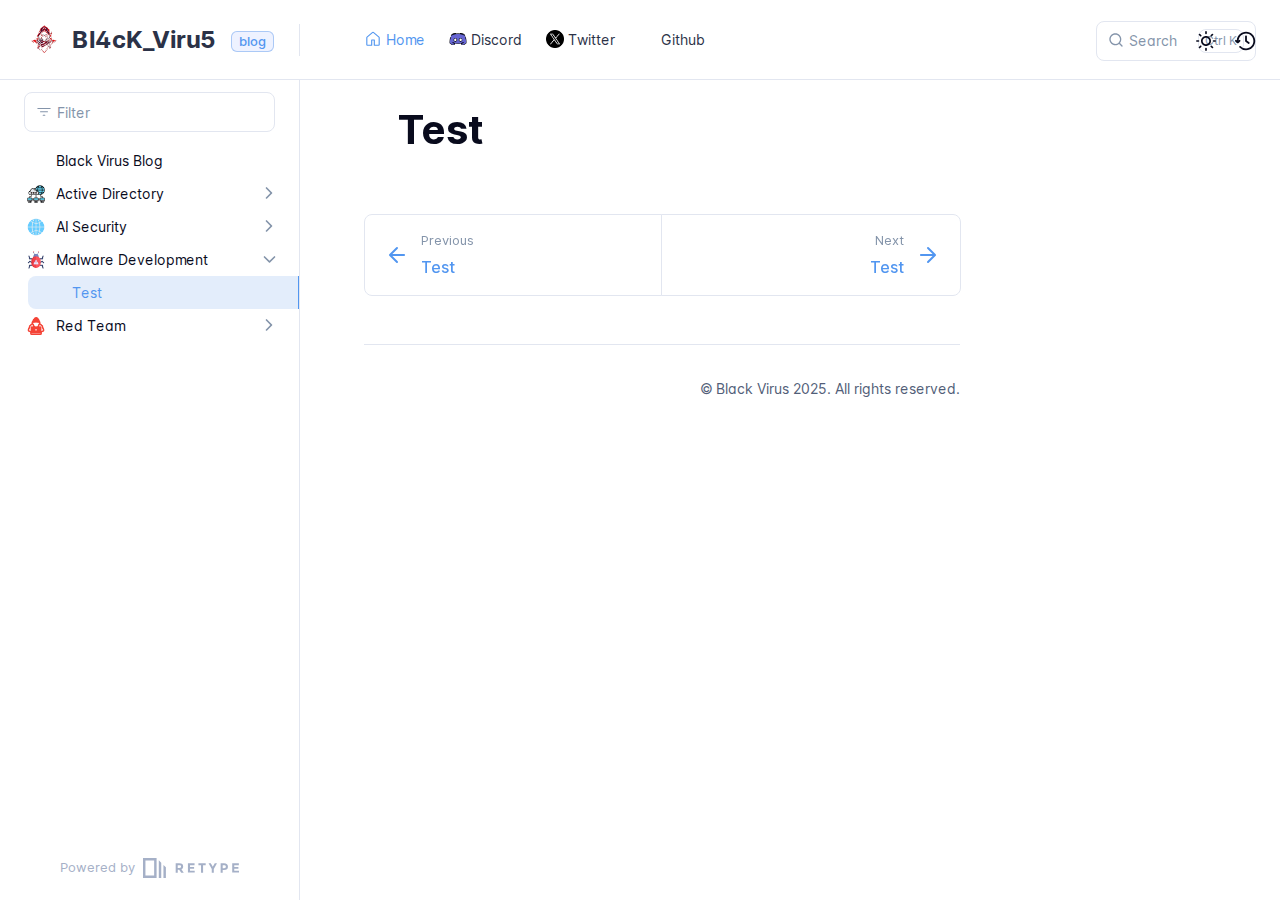
<file: malware-development/test/index.html>
<!DOCTYPE html>
<html lang="en" class="h-full">
<head>
    <meta charset="UTF-8">
    <meta name="viewport" content="width=device-width,initial-scale=1">
    <meta name="turbo-cache-control" content="no-cache" data-turbo-track="reload" data-track-token="3.11.0.813921217840">

    <!-- See retype.com -->
    <meta name="generator" content="Retype 3.11.0">

    <!-- Primary Meta Tags -->
    <title>Test</title>
    <meta name="title" content="Test">

    <!-- Canonical -->
    <link rel="canonical" href="/malware-development/test/">

    <!-- Open Graph / Facebook -->
    <meta property="og:type" content="website">
    <meta property="og:url" content="/malware-development/test/">
    <meta property="og:title" content="Test">

    <!-- Twitter -->
    <meta property="twitter:card" content="summary_large_image">
    <meta property="twitter:url" content="/malware-development/test/">
    <meta property="twitter:title" content="Test">

    <script data-cfasync="false">(function(){var cl=document.documentElement.classList,ls=localStorage.getItem("retype_scheme"),hd=cl.contains("dark"),hl=cl.contains("light"),wm=window.matchMedia&&window.matchMedia("(prefers-color-scheme: dark)").matches;if(ls==="dark"||(!ls&&wm&&!hd&&!hl)){cl.remove("light");cl.add("dark")}else if(ls==="light"||(!ls&&!wm&&!hd&&!hl)){cl.remove("dark");cl.add("light")}})();</script>

    <link href="../../resources/css/retype.css?v=3.11.0.813921217840" rel="stylesheet">

    <script data-cfasync="false" src="../../resources/js/config.js?v=3.11.0.813921217840" data-turbo-eval="false" defer></script>
    <script data-cfasync="false" src="../../resources/js/retype.js?v=3.11.0" data-turbo-eval="false" defer></script>
    <script id="lunr-js" data-cfasync="false" src="../../resources/js/lunr.js?v=3.11.0.813921217840" data-turbo-eval="false" defer></script>
</head>
<body>
    <div id="retype-app" class="relative text-base antialiased text-base-text bg-base-bg font-body">
        <div class="absolute bottom-0 left-0" style="top: 5rem; right: 50%"></div>
    
        <header id="retype-header" class="sticky top-0 z-30 flex w-full h-16 bg-header-bg border-b border-header-border md:h-20">
            <div class="container relative flex items-center justify-between pr-6 grow md:justify-start">
                <!-- Mobile menu button skeleton -->
                <button v-cloak class="skeleton retype-mobile-menu-button flex items-center justify-center shrink-0 overflow-hidden dark:text-white focus:outline-none rounded-full w-10 h-10 ml-3.5 md:hidden"><svg xmlns="http://www.w3.org/2000/svg" class="mb-px shrink-0" width="24" height="24" viewBox="0 0 24 24" role="presentation" style="margin-bottom: 0px;"><g fill="currentColor"><path d="M2 4h20v2H2zM2 11h20v2H2zM2 18h20v2H2z"></path></g></svg></button>
                <div v-cloak id="retype-sidebar-left-toggle-button"></div>
        
                <!-- Logo -->
                <div class="flex items-center justify-between h-full py-2 md:w-75">
                    <div class="flex items-center px-2 md:px-6">
                        <a id="retype-branding-logo" href="../../" class="flex items-center leading-snug text-2xl">
                            <span class="w-10 mr-2 grow-0 shrink-0 overflow-hidden">
                                <img class="max-h-10 dark:hidden md:inline-block" src="../../static/logo.png">
                                <img class="max-h-10 hidden dark:inline-block" src="../../static/logo.png">
                            </span>
                            <span class="dark:text-white font-bold line-clamp-1 md:line-clamp-2">Bl4cK_Viru5</span>
                        </a><span id="retype-branding-label" class="inline-flex mt-1 px-2 py-1 ml-4 text-xs font-medium leading-none items-center rounded-md bg-branding-label-bg text-branding-label-text ring-1 ring-branding-label-border ring-inset md:inline-block">blog</span>
                    </div>
        
                    <span class="hidden h-8 border-r md:inline-block border-base-border"></span>
                </div>
        
                <div class="flex justify-between md:grow">
                    <!-- Top Nav -->
                    <nav id="retype-header-nav" class="hidden md:flex">
                        <ul class="flex flex-col mb-4 md:pl-16 md:mb-0 md:flex-row md:items-center">
                            <li class="mr-6">
                                <a class="py-2 md:mb-0 inline-flex items-center text-sm whitespace-nowrap transition-colors duration-200 ease-linear md:text-header-text font-header-text-weight hover:text-header-text-hover" href="https://blackvirus.pages.dev/">
                                    <svg xmlns="http://www.w3.org/2000/svg" class="mb-px mr-1" width="18" height="18" viewBox="0 0 24 24" role="presentation">
                                        <g fill="currentColor">
                                            <path d="M11.03 2.59a1.501 1.501 0 0 1 1.94 0l7.5 6.363a1.5 1.5 0 0 1 .53 1.144V19.5a1.5 1.5 0 0 1-1.5 1.5h-5.75a.75.75 0 0 1-.75-.75V14h-2v6.25a.75.75 0 0 1-.75.75H4.5A1.5 1.5 0 0 1 3 19.5v-9.403c0-.44.194-.859.53-1.144ZM12 3.734l-7.5 6.363V19.5h5v-6.25a.75.75 0 0 1 .75-.75h3.5a.75.75 0 0 1 .75.75v6.25h5v-9.403Z"/>
                                        </g>
                                    </svg>
                                    <span>Home</span>
                                </a>
                            </li>
                            <li class="mr-6">
                                <a class="py-2 md:mb-0 inline-flex items-center text-sm whitespace-nowrap transition-colors duration-200 ease-linear md:text-header-tex font-header-text-weight hover:text-header-text-hover" href="https://discord.gg/2KsMBbCN">
                                    <img class="mb-px mr-1" width="18" alt="" src="../../static/discord.png">
                                    <span>Discord</span>
                                </a>
                            </li>
                            <li class="mr-6">
                                <a class="py-2 md:mb-0 inline-flex items-center text-sm whitespace-nowrap transition-colors duration-200 ease-linear md:text-header-tex font-header-text-weight hover:text-header-text-hover" href="https://x.com/Yazeed_oliwah">
                                    <img class="mb-px mr-1" width="18" alt="" src="../../static/twitter.png">
                                    <span>Twitter</span>
                                </a>
                            </li>
                            <li class="mr-6">
                                <a class="py-2 md:mb-0 inline-flex items-center text-sm whitespace-nowrap transition-colors duration-200 ease-linear md:text-header-tex font-header-text-weight hover:text-header-text-hover" href="https://github.com/YazeedOliwah">
                                    <img class="mb-px mr-1" width="18" alt="" src="../../static/github.png">
                                    <span>Github</span>
                                </a>
                            </li>
        
                        </ul>
                    </nav>
        
                    <!-- Header Right Skeleton -->
                    <div v-cloak class="flex justify-end grow skeleton">
        
                        <!-- Search input mock -->
                        <div class="relative hidden w-40 lg:block lg:max-w-sm lg:ml-auto">
                            <div class="absolute flex items-center justify-center h-full pl-3 dark:text-dark-300">
                                <svg xmlns="http://www.w3.org/2000/svg" class="icon-base" width="16" height="16" viewBox="0 0 24 24" aria-labelledby="icon" role="presentation" style="margin-bottom: 1px;"><g fill="currentColor" ><path d="M21.71 20.29l-3.68-3.68A8.963 8.963 0 0020 11c0-4.96-4.04-9-9-9s-9 4.04-9 9 4.04 9 9 9c2.12 0 4.07-.74 5.61-1.97l3.68 3.68c.2.19.45.29.71.29s.51-.1.71-.29c.39-.39.39-1.03 0-1.42zM4 11c0-3.86 3.14-7 7-7s7 3.14 7 7c0 1.92-.78 3.66-2.04 4.93-.01.01-.02.01-.02.01-.01.01-.01.01-.01.02A6.98 6.98 0 0111 18c-3.86 0-7-3.14-7-7z" ></path></g></svg>
                            </div>
                            <input class="w-full h-10 placeholder-search-placeholder transition-colors duration-200 ease-in bg-search-bg border border-transparent rounded md:text-sm hover:border-search-border-hover focus:outline-none focus:border-search-border-focus" style="padding: 0.625rem 0.75rem 0.625rem 2rem" type="text" placeholder="Search">
                        </div>
        
                        <!-- Mobile search button -->
                        <div class="flex items-center justify-center w-10 h-10 lg:hidden">
                            <svg xmlns="http://www.w3.org/2000/svg" class="shrink-0 icon-base" width="20" height="20" viewBox="0 0 24 24" aria-labelledby="icon" role="presentation" style="margin-bottom: 0px;"><g fill="currentColor" ><path d="M21.71 20.29l-3.68-3.68A8.963 8.963 0 0020 11c0-4.96-4.04-9-9-9s-9 4.04-9 9 4.04 9 9 9c2.12 0 4.07-.74 5.61-1.97l3.68 3.68c.2.19.45.29.71.29s.51-.1.71-.29c.39-.39.39-1.03 0-1.42zM4 11c0-3.86 3.14-7 7-7s7 3.14 7 7c0 1.92-.78 3.66-2.04 4.93-.01.01-.02.01-.02.01-.01.01-.01.01-.01.02A6.98 6.98 0 0111 18c-3.86 0-7-3.14-7-7z" ></path></g></svg>
                        </div>
        
                        <!-- Dark mode switch placeholder -->
                        <div class="w-10 h-10 lg:ml-2"></div>
        
                        <!-- History button -->
                        <div class="flex items-center justify-center w-10 h-10" style="margin-right: -0.625rem;">
                            <svg xmlns="http://www.w3.org/2000/svg" class="shrink-0 icon-base" width="22" height="22" viewBox="0 0 24 24" aria-labelledby="icon" role="presentation" style="margin-bottom: 0px;"><g fill="currentColor" ><g ><path d="M12.01 6.01c-.55 0-1 .45-1 1V12a1 1 0 00.4.8l3 2.22a.985.985 0 001.39-.2.996.996 0 00-.21-1.4l-2.6-1.92V7.01c.02-.55-.43-1-.98-1z"></path><path d="M12.01 1.91c-5.33 0-9.69 4.16-10.05 9.4l-.29-.26a.997.997 0 10-1.34 1.48l1.97 1.79c.19.17.43.26.67.26s.48-.09.67-.26l1.97-1.79a.997.997 0 10-1.34-1.48l-.31.28c.34-4.14 3.82-7.41 8.05-7.41 4.46 0 8.08 3.63 8.08 8.09s-3.63 8.08-8.08 8.08c-2.18 0-4.22-.85-5.75-2.4a.996.996 0 10-1.42 1.4 10.02 10.02 0 007.17 2.99c5.56 0 10.08-4.52 10.08-10.08.01-5.56-4.52-10.09-10.08-10.09z"></path></g></g></svg>
                        </div>
                    </div>
        
                    <div v-cloak class="flex justify-end grow">
                        <div id="retype-mobile-search-button"></div>
                        <doc-search-desktop></doc-search-desktop>
        
                        <doc-theme-switch class="lg:ml-2"></doc-theme-switch>
                        <doc-history></doc-history>
                    </div>
                </div>
            </div>
        </header>
    
    
        <div id="retype-container" class="container relative flex bg-white">
            <!-- Sidebar Skeleton -->
            <div v-cloak class="fixed flex flex-col shrink-0 duration-300 ease-in-out bg-sidebar-left-bg border-sidebar-left-border sidebar top-20 w-75 border-r h-screen md:sticky transition-transform skeleton">
            
                <div class="flex items-center h-16 px-6">
                    <input class="w-full h-8 px-3 py-2 transition-colors duration-200 ease-linear bg-filter-bg border border-filter-border rounded shadow-none text-sm focus:outline-none focus:border-filter-border-focus" type="text" placeholder="Filter">
                </div>
            
                <div class="pl-6 mt-1 mb-4">
                    <div class="w-32 h-3 mb-4 bg-skeleton-bg rounded-full loading"></div>
                    <div class="w-48 h-3 mb-4 bg-skeleton-bg rounded-full loading"></div>
                    <div class="w-40 h-3 mb-4 bg-skeleton-bg rounded-full loading"></div>
                    <div class="w-32 h-3 mb-4 bg-skeleton-bg rounded-full loading"></div>
                    <div class="w-48 h-3 mb-4 bg-skeleton-bg rounded-full loading"></div>
                    <div class="w-40 h-3 mb-4 bg-skeleton-bg rounded-full loading"></div>
                </div>
            
                <div class="shrink-0 mt-auto bg-transparent dark:border-base-border">
                    <a class="flex items-center justify-center flex-nowrap h-16 text-gray-350 dark:text-dark-400 hover:text-gray-600 dark:hover:text-dark-300 transition-colors duration-150 ease-in docs-powered-by" target="_blank" href="https://retype.com/" rel="noopener">
                        <span class="text-xs whitespace-nowrap">Powered by</span>
                        <svg xmlns="http://www.w3.org/2000/svg" class="ml-2" fill="currentColor" width="96" height="20" overflow="visible"><path d="M0 0v20h13.59V0H0zm11.15 17.54H2.44V2.46h8.71v15.08zM15.8 20h2.44V4.67L15.8 2.22zM20.45 6.89V20h2.44V9.34z"/><g><path d="M40.16 8.44c0 1.49-.59 2.45-1.75 2.88l2.34 3.32h-2.53l-2.04-2.96h-1.43v2.96h-2.06V5.36h3.5c1.43 0 2.46.24 3.07.73s.9 1.27.9 2.35zm-2.48 1.1c.26-.23.38-.59.38-1.09 0-.5-.13-.84-.4-1.03s-.73-.28-1.39-.28h-1.54v2.75h1.5c.72 0 1.2-.12 1.45-.35zM51.56 5.36V7.2h-4.59v1.91h4.13v1.76h-4.13v1.92h4.74v1.83h-6.79V5.36h6.64zM60.09 7.15v7.48h-2.06V7.15h-2.61V5.36h7.28v1.79h-2.61zM70.81 14.64h-2.06v-3.66l-3.19-5.61h2.23l1.99 3.45 1.99-3.45H74l-3.19 5.61v3.66zM83.99 6.19c.65.55.97 1.4.97 2.55s-.33 1.98-1 2.51-1.68.8-3.04.8h-1.23v2.59h-2.06V5.36h3.26c1.42 0 2.45.28 3.1.83zm-1.51 3.65c.25-.28.37-.69.37-1.22s-.16-.92-.48-1.14c-.32-.23-.82-.34-1.5-.34H79.7v3.12h1.38c.68 0 1.15-.14 1.4-.42zM95.85 5.36V7.2h-4.59v1.91h4.13v1.76h-4.13v1.92H96v1.83h-6.79V5.36h6.64z"/></g></svg>
                    </a>
                </div>
            </div>
            
            <!-- Sidebar component -->
            <doc-sidebar v-cloak>
                <template #sidebar-footer>
                    <div class="shrink-0 mt-auto border-t md:bg-transparent md:border-none dark:border-base-border">
            
                        <div class="py-3 px-6 md:hidden border-b dark:border-base-border">
                            <nav>
                                <ul class="flex flex-wrap justify-center items-center">
                                    <li class="mr-6">
                                        <a class="block py-1 inline-flex items-center text-sm whitespace-nowrap transition-colors duration-200 ease-linear md:text-header-text font-header-text-weight hover:text-header-text-hover" href="https://blackvirus.pages.dev/">
                                            <svg xmlns="http://www.w3.org/2000/svg" class="mb-px mr-1" width="18" height="18" viewBox="0 0 24 24" role="presentation">
                                                <g fill="currentColor">
                                                    <path d="M11.03 2.59a1.501 1.501 0 0 1 1.94 0l7.5 6.363a1.5 1.5 0 0 1 .53 1.144V19.5a1.5 1.5 0 0 1-1.5 1.5h-5.75a.75.75 0 0 1-.75-.75V14h-2v6.25a.75.75 0 0 1-.75.75H4.5A1.5 1.5 0 0 1 3 19.5v-9.403c0-.44.194-.859.53-1.144ZM12 3.734l-7.5 6.363V19.5h5v-6.25a.75.75 0 0 1 .75-.75h3.5a.75.75 0 0 1 .75.75v6.25h5v-9.403Z"/>
                                                </g>
                                            </svg>
                                            <span>Home</span>
                                        </a>
                                    </li>
                                    <li class="mr-6">
                                        <a class="block py-1 inline-flex items-center text-sm whitespace-nowrap transition-colors duration-200 ease-linear md:text-header-tex font-header-text-weight hover:text-header-text-hover" href="https://discord.gg/2KsMBbCN">
                                            <img class="mb-px mr-1" width="18" alt="" src="../../static/discord.png">
                                            <span>Discord</span>
                                        </a>
                                    </li>
                                    <li class="mr-6">
                                        <a class="block py-1 inline-flex items-center text-sm whitespace-nowrap transition-colors duration-200 ease-linear md:text-header-tex font-header-text-weight hover:text-header-text-hover" href="https://x.com/Yazeed_oliwah">
                                            <img class="mb-px mr-1" width="18" alt="" src="../../static/twitter.png">
                                            <span>Twitter</span>
                                        </a>
                                    </li>
                                    <li class="mr-6">
                                        <a class="block py-1 inline-flex items-center text-sm whitespace-nowrap transition-colors duration-200 ease-linear md:text-header-tex font-header-text-weight hover:text-header-text-hover" href="https://github.com/YazeedOliwah">
                                            <img class="mb-px mr-1" width="18" alt="" src="../../static/github.png">
                                            <span>Github</span>
                                        </a>
                                    </li>
            
                                </ul>
                            </nav>
                        </div>
            
                        <a class="flex items-center justify-center flex-nowrap h-16 text-gray-350 dark:text-dark-400 hover:text-gray-600 dark:hover:text-dark-300 transition-colors duration-150 ease-in docs-powered-by" target="_blank" href="https://retype.com/" rel="noopener">
                            <span class="text-xs whitespace-nowrap">Powered by</span>
                            <svg xmlns="http://www.w3.org/2000/svg" class="ml-2" fill="currentColor" width="96" height="20" overflow="visible"><path d="M0 0v20h13.59V0H0zm11.15 17.54H2.44V2.46h8.71v15.08zM15.8 20h2.44V4.67L15.8 2.22zM20.45 6.89V20h2.44V9.34z"/><g><path d="M40.16 8.44c0 1.49-.59 2.45-1.75 2.88l2.34 3.32h-2.53l-2.04-2.96h-1.43v2.96h-2.06V5.36h3.5c1.43 0 2.46.24 3.07.73s.9 1.27.9 2.35zm-2.48 1.1c.26-.23.38-.59.38-1.09 0-.5-.13-.84-.4-1.03s-.73-.28-1.39-.28h-1.54v2.75h1.5c.72 0 1.2-.12 1.45-.35zM51.56 5.36V7.2h-4.59v1.91h4.13v1.76h-4.13v1.92h4.74v1.83h-6.79V5.36h6.64zM60.09 7.15v7.48h-2.06V7.15h-2.61V5.36h7.28v1.79h-2.61zM70.81 14.64h-2.06v-3.66l-3.19-5.61h2.23l1.99 3.45 1.99-3.45H74l-3.19 5.61v3.66zM83.99 6.19c.65.55.97 1.4.97 2.55s-.33 1.98-1 2.51-1.68.8-3.04.8h-1.23v2.59h-2.06V5.36h3.26c1.42 0 2.45.28 3.1.83zm-1.51 3.65c.25-.28.37-.69.37-1.22s-.16-.92-.48-1.14c-.32-.23-.82-.34-1.5-.34H79.7v3.12h1.38c.68 0 1.15-.14 1.4-.42zM95.85 5.36V7.2h-4.59v1.91h4.13v1.76h-4.13v1.92H96v1.83h-6.79V5.36h6.64z"/></g></svg>
                        </a>
                    </div>
                </template>
            </doc-sidebar>
    
            <div class="grow min-w-0 bg-body-bg">
                <!-- Render "toolbar" template here on api pages --><!-- Render page content -->
                <div class="flex">
                    <div id="retype-main" class="min-w-0 p-4 grow md:px-16">
                        <main class="relative pb-12 lg:pt-2">
                            <div class="retype-markdown" id="retype-content">
                                <!-- Rendered if sidebar right is enabled -->
                                <div id="retype-sidebar-right-toggle"></div>
                                <!-- Page content  -->
<doc-anchor-target id="test" class="break-words">
    <h1>
        <doc-anchor-trigger class="header-anchor-trigger" to="#test">#</doc-anchor-trigger>
        <span>Test</span>
    </h1>
</doc-anchor-target>

                                
                                <!-- Required only on API pages -->
                                <doc-toolbar-member-filter-no-results></doc-toolbar-member-filter-no-results>
                            </div>
                            <footer id="retype-content-footer" class="clear-both">
                            
                                <nav id="retype-nextprev" class="print:hidden flex mt-14">
                                    <div class="w-1/2">
                                        <a class="px-5 py-4 h-full flex items-center break-normal font-medium text-body-link border border-base-border hover:border-base-border-hover rounded-l-lg transition-colors duration-150 relative hover:z-5" href="../../active-directory/test/">
                                            <svg xmlns="http://www.w3.org/2000/svg" class="mr-3" width="24" height="24" viewBox="0 0 24 24" fill="currentColor" overflow="visible"><path d="M19 11H7.41l5.29-5.29a.996.996 0 10-1.41-1.41l-7 7a1 1 0 000 1.42l7 7a1.024 1.024 0 001.42-.01.996.996 0 000-1.41L7.41 13H19c.55 0 1-.45 1-1s-.45-1-1-1z" /><path fill="none" d="M0 0h24v24H0z" /></svg>
                                            <span>
                                                <span class="block text-xs font-normal text-base-text-muted">Previous</span>
                                                <span class="block mt-1">Test</span>
                                            </span>
                                        </a>
                                    </div>
                            
                                    <div class="w-1/2">
                                        <a class="px-5 py-4 -mx-px h-full flex items-center justify-end break-normal font-medium text-body-link border border-base-border hover:border-base-border-hover rounded-r-lg transition-colors duration-150 relative hover:z-5" href="../../red-team-/c2/test/">
                                            <span>
                                                <span class="block text-xs font-normal text-right text-base-text-muted">Next</span>
                                                <span class="block mt-1">Test</span>
                                            </span>
                                            <svg xmlns="http://www.w3.org/2000/svg" class="ml-3" width="24" height="24" viewBox="0 0 24 24" fill="currentColor" overflow="visible"><path d="M19.92 12.38a1 1 0 00-.22-1.09l-7-7a.996.996 0 10-1.41 1.41l5.3 5.3H5c-.55 0-1 .45-1 1s.45 1 1 1h11.59l-5.29 5.29a.996.996 0 000 1.41c.19.2.44.3.7.3s.51-.1.71-.29l7-7c.09-.09.16-.21.21-.33z" /><path fill="none" d="M0 0h24v24H0z" /></svg>
                                        </a>
                                    </div>
                                </nav>
                            </footer>
                        </main>
                
                        <div id="retype-page-footer" class="print:border-none border-t border-base-border pt-6 mb-8">
                            <footer class="flex flex-wrap items-center justify-between print:justify-center">
                                <div id="retype-footer-links" class="print:hidden">
                                    <ul class="flex flex-wrap items-center text-sm">
                                    </ul>
                                </div>
                                <div id="retype-copyright" class="print:justify-center py-2 text-footer-text font-footer-link-weight text-sm leading-relaxed"><p>© Black Virus 2025. All rights reserved.</p></div>
                            </footer>
                        </div>
                    </div>
                
                    <!-- Rendered if sidebar right is enabled -->
                    <!-- Sidebar right skeleton-->
                    <div v-cloak class="fixed top-0 bottom-0 right-0 translate-x-full bg-sidebar-right-bg border-sidebar-right-border lg:sticky lg:border-l lg:shrink-0 lg:pt-6 lg:transform-none sm:w-1/2 lg:w-64 lg:z-0 md:w-104 sidebar-right skeleton">
                        <div class="pl-5">
                            <div class="w-32 h-3 mb-4 bg-skeleton-bg rounded-full loading"></div>
                            <div class="w-48 h-3 mb-4 bg-skeleton-bg rounded-full loading"></div>
                            <div class="w-40 h-3 mb-4 bg-skeleton-bg rounded-full loading"></div>
                        </div>
                    </div>
                
                    <!-- User should be able to hide sidebar right -->
                    <doc-sidebar-right v-cloak></doc-sidebar-right>
                </div>

            </div>
        </div>
    
        <doc-search-mobile></doc-search-mobile>
        <doc-back-to-top></doc-back-to-top>
    </div>


    <div id="retype-overlay-target"></div>

    <script data-cfasync="false">window.__DOCS__ = { "title": "Test", level: 2, icon: "file", hasPrism: false, hasMermaid: false, hasMath: false, tocDepth: 23 }</script>
</body>
</html>
</file>
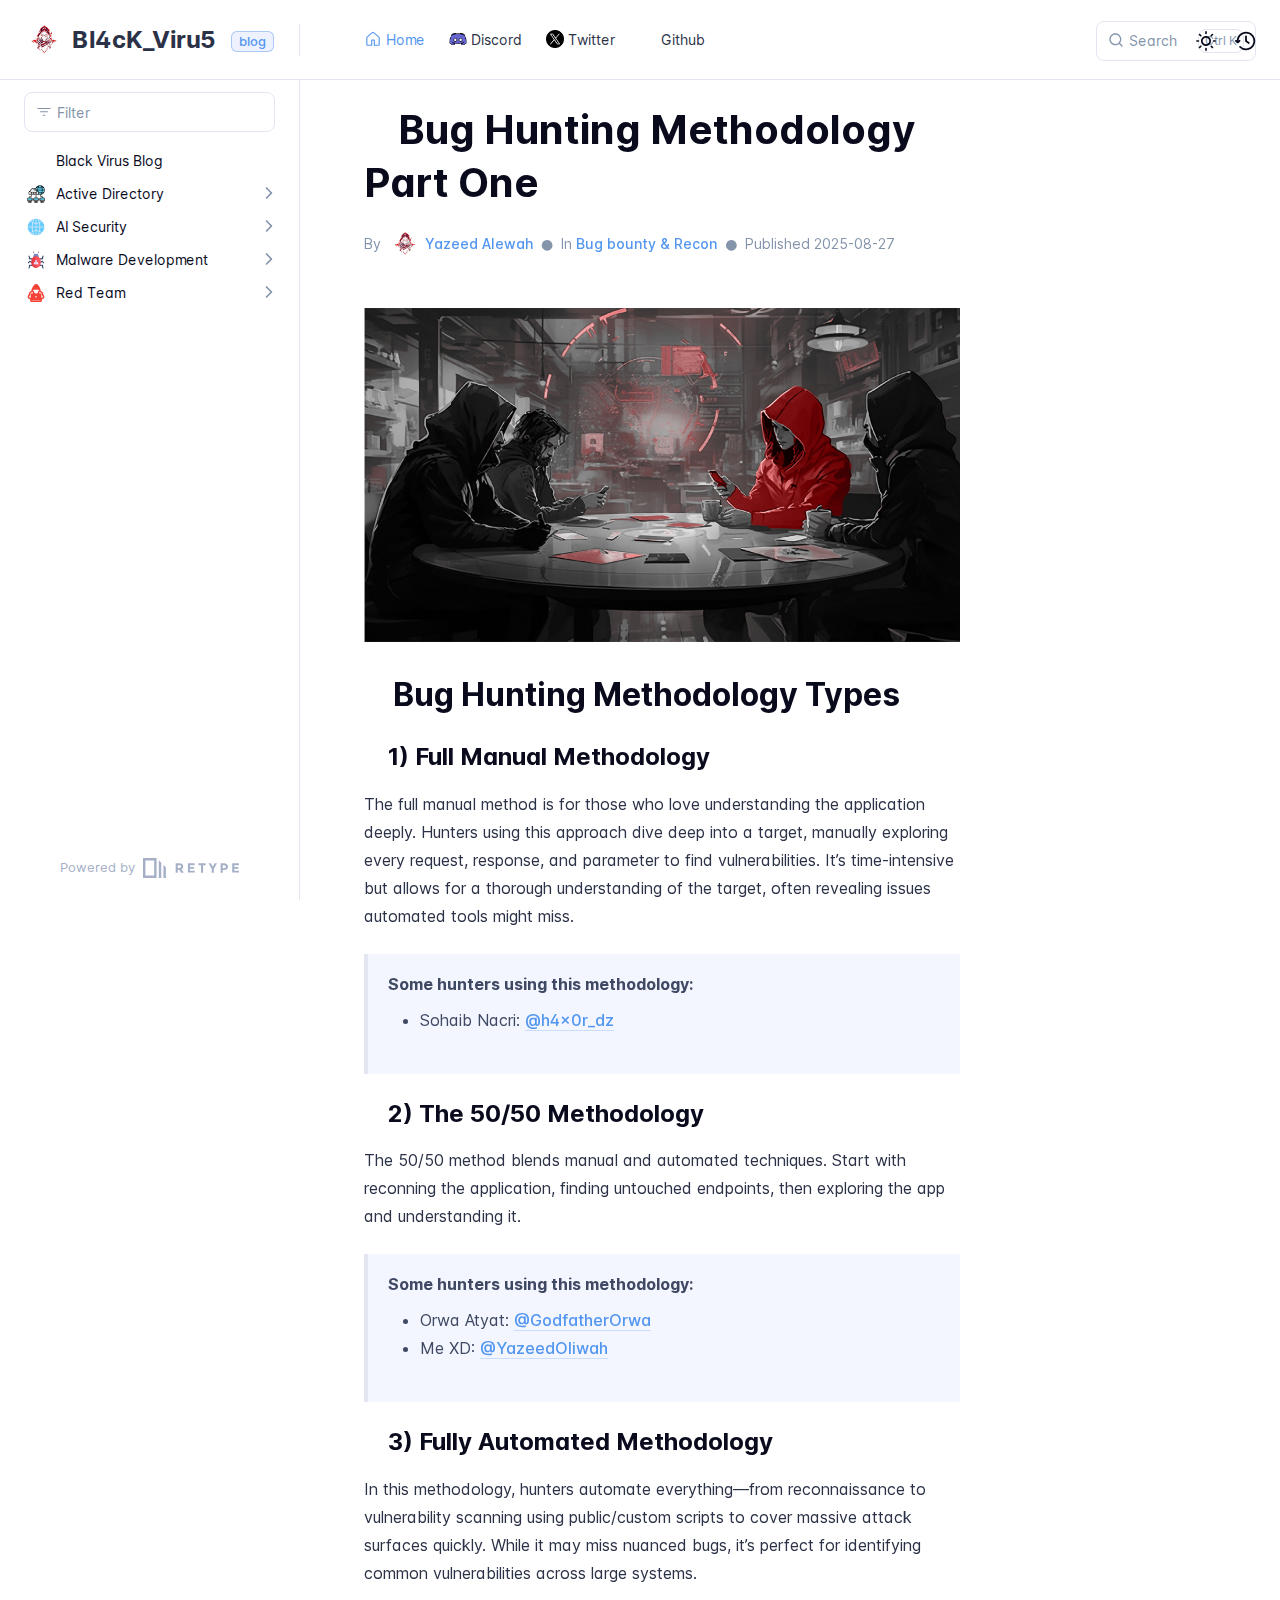
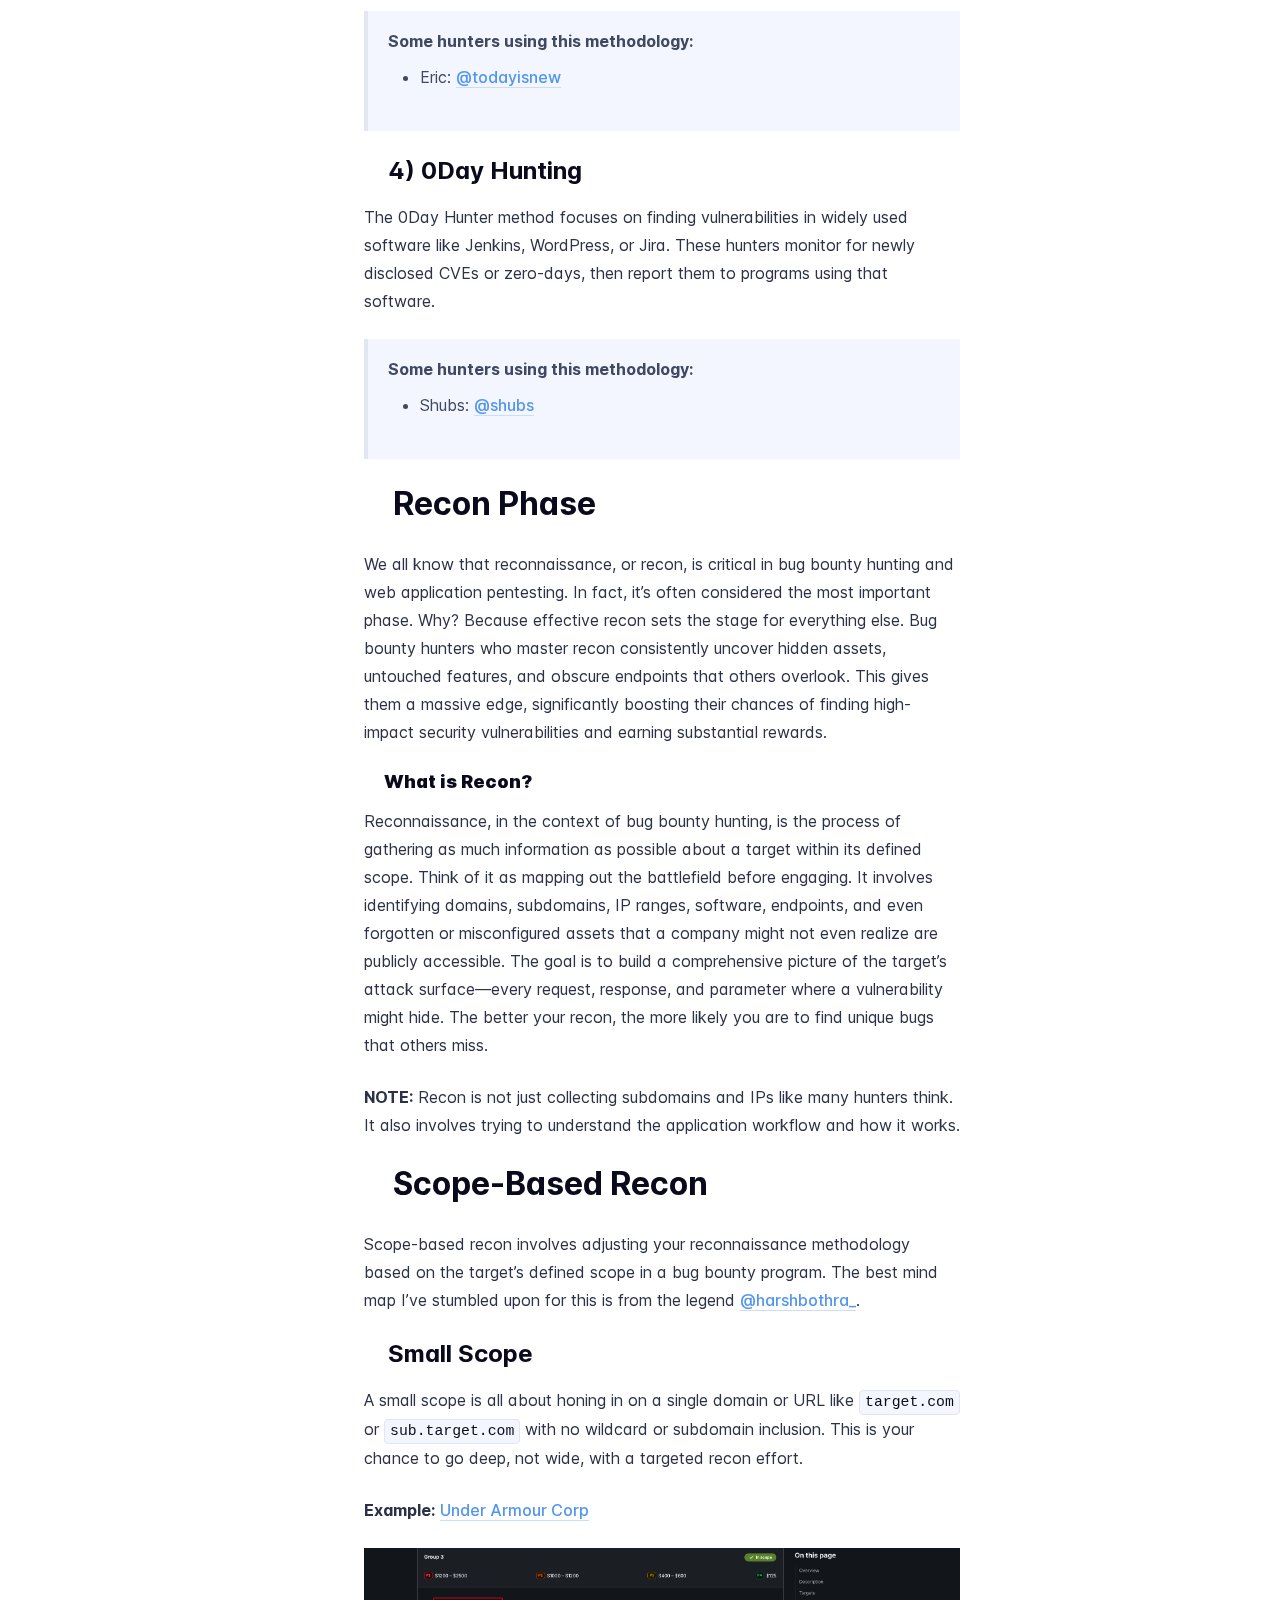
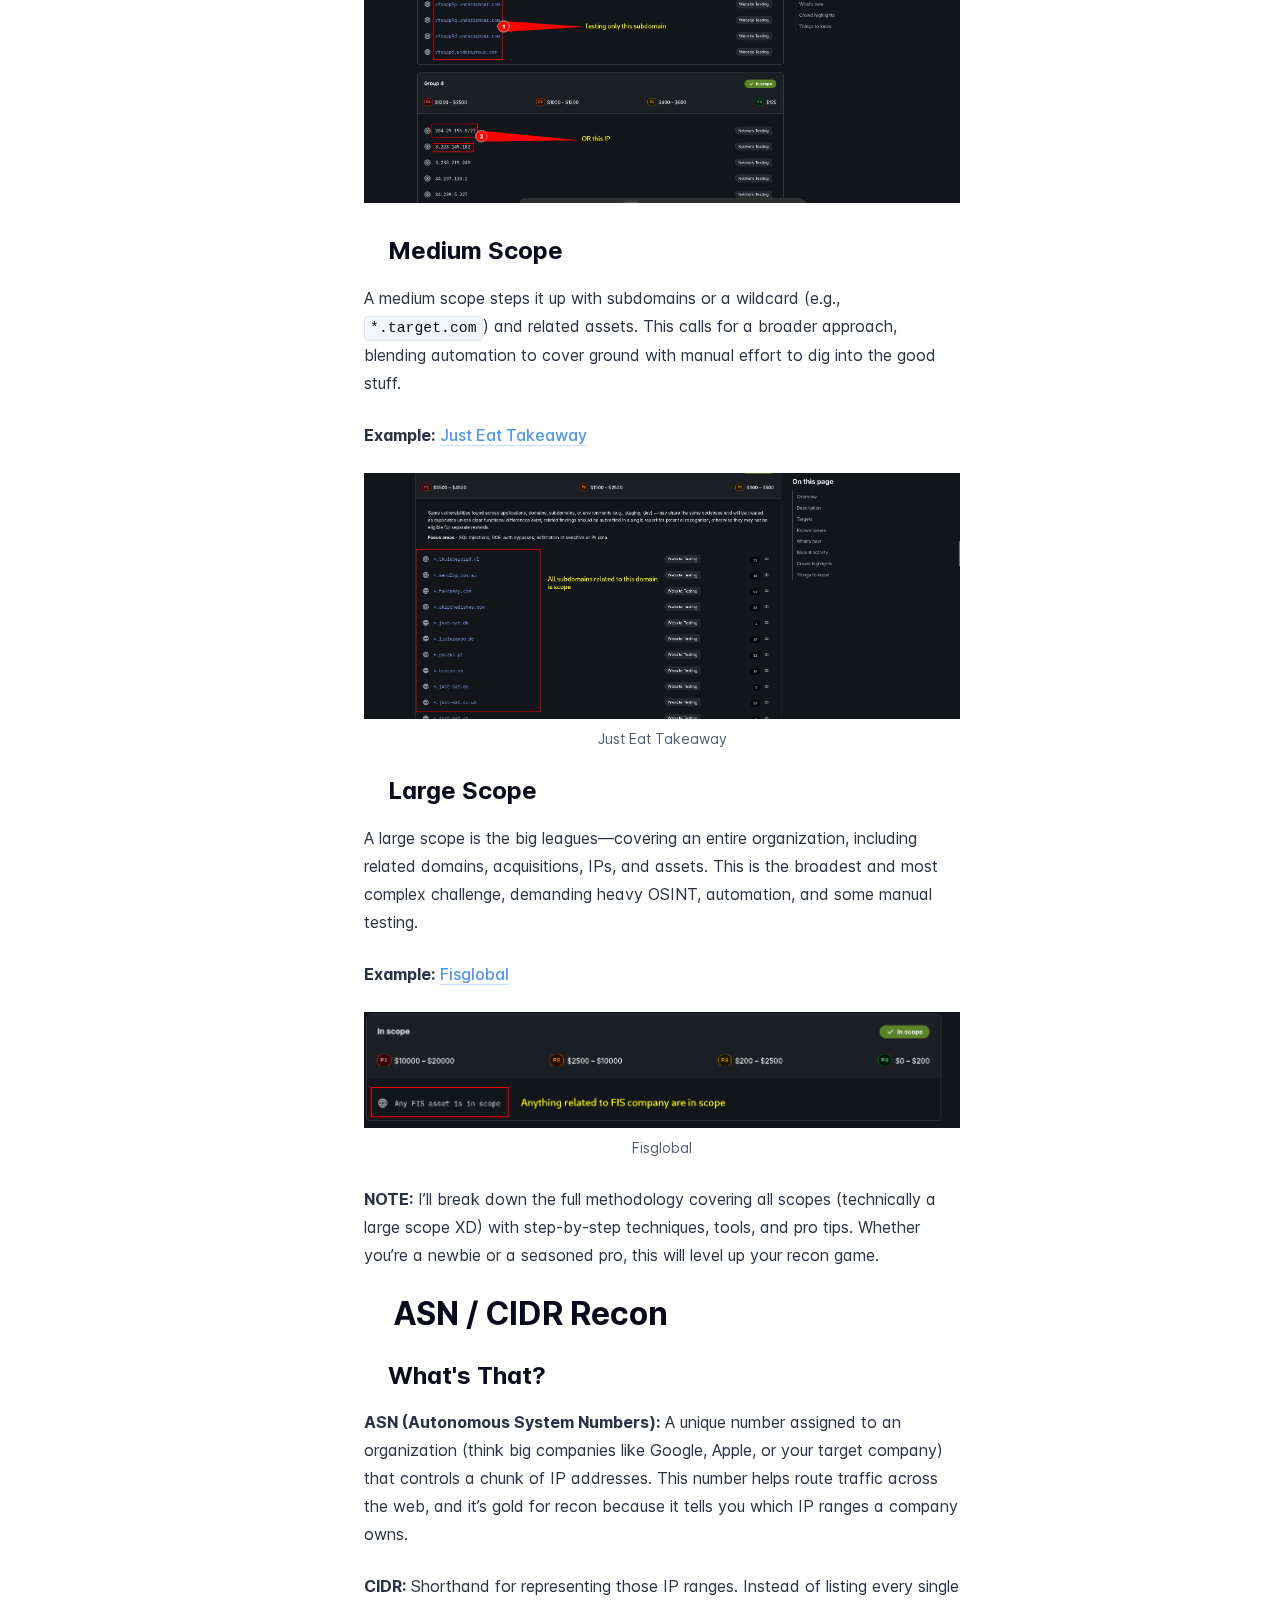
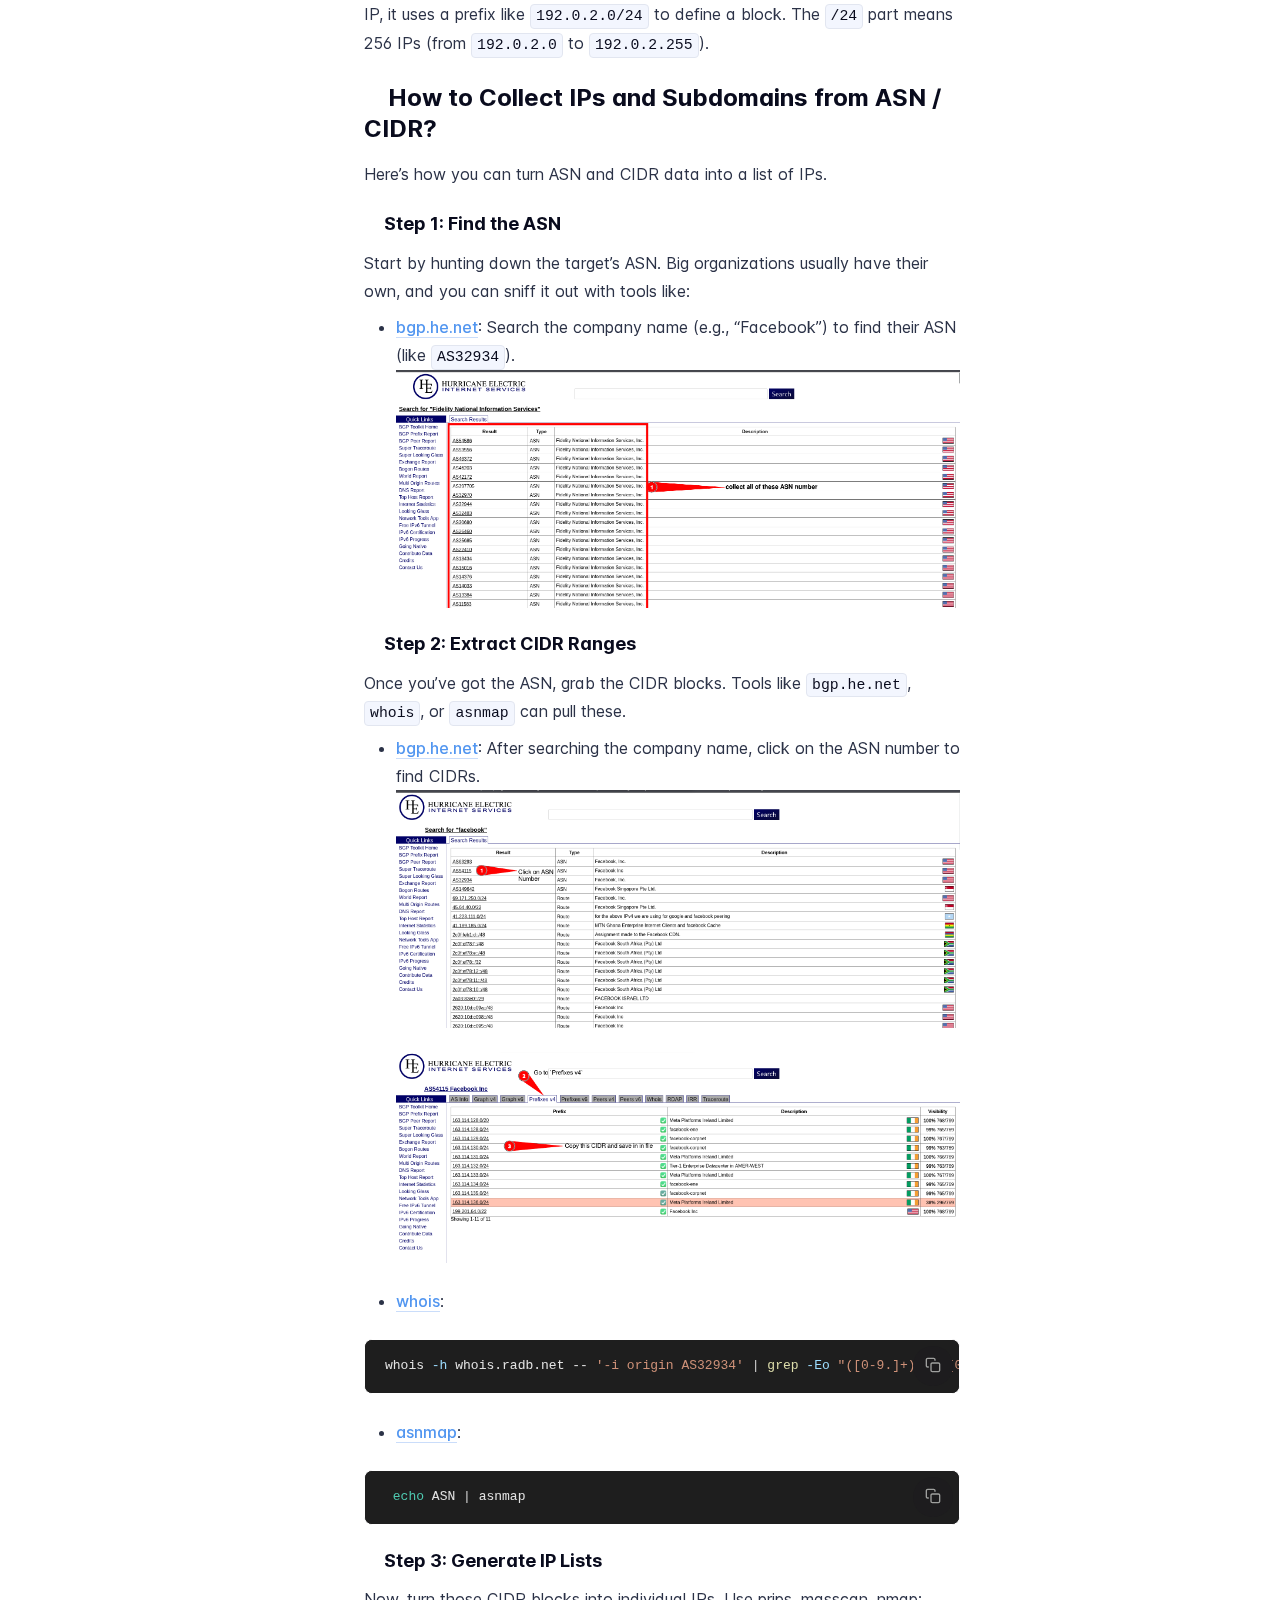
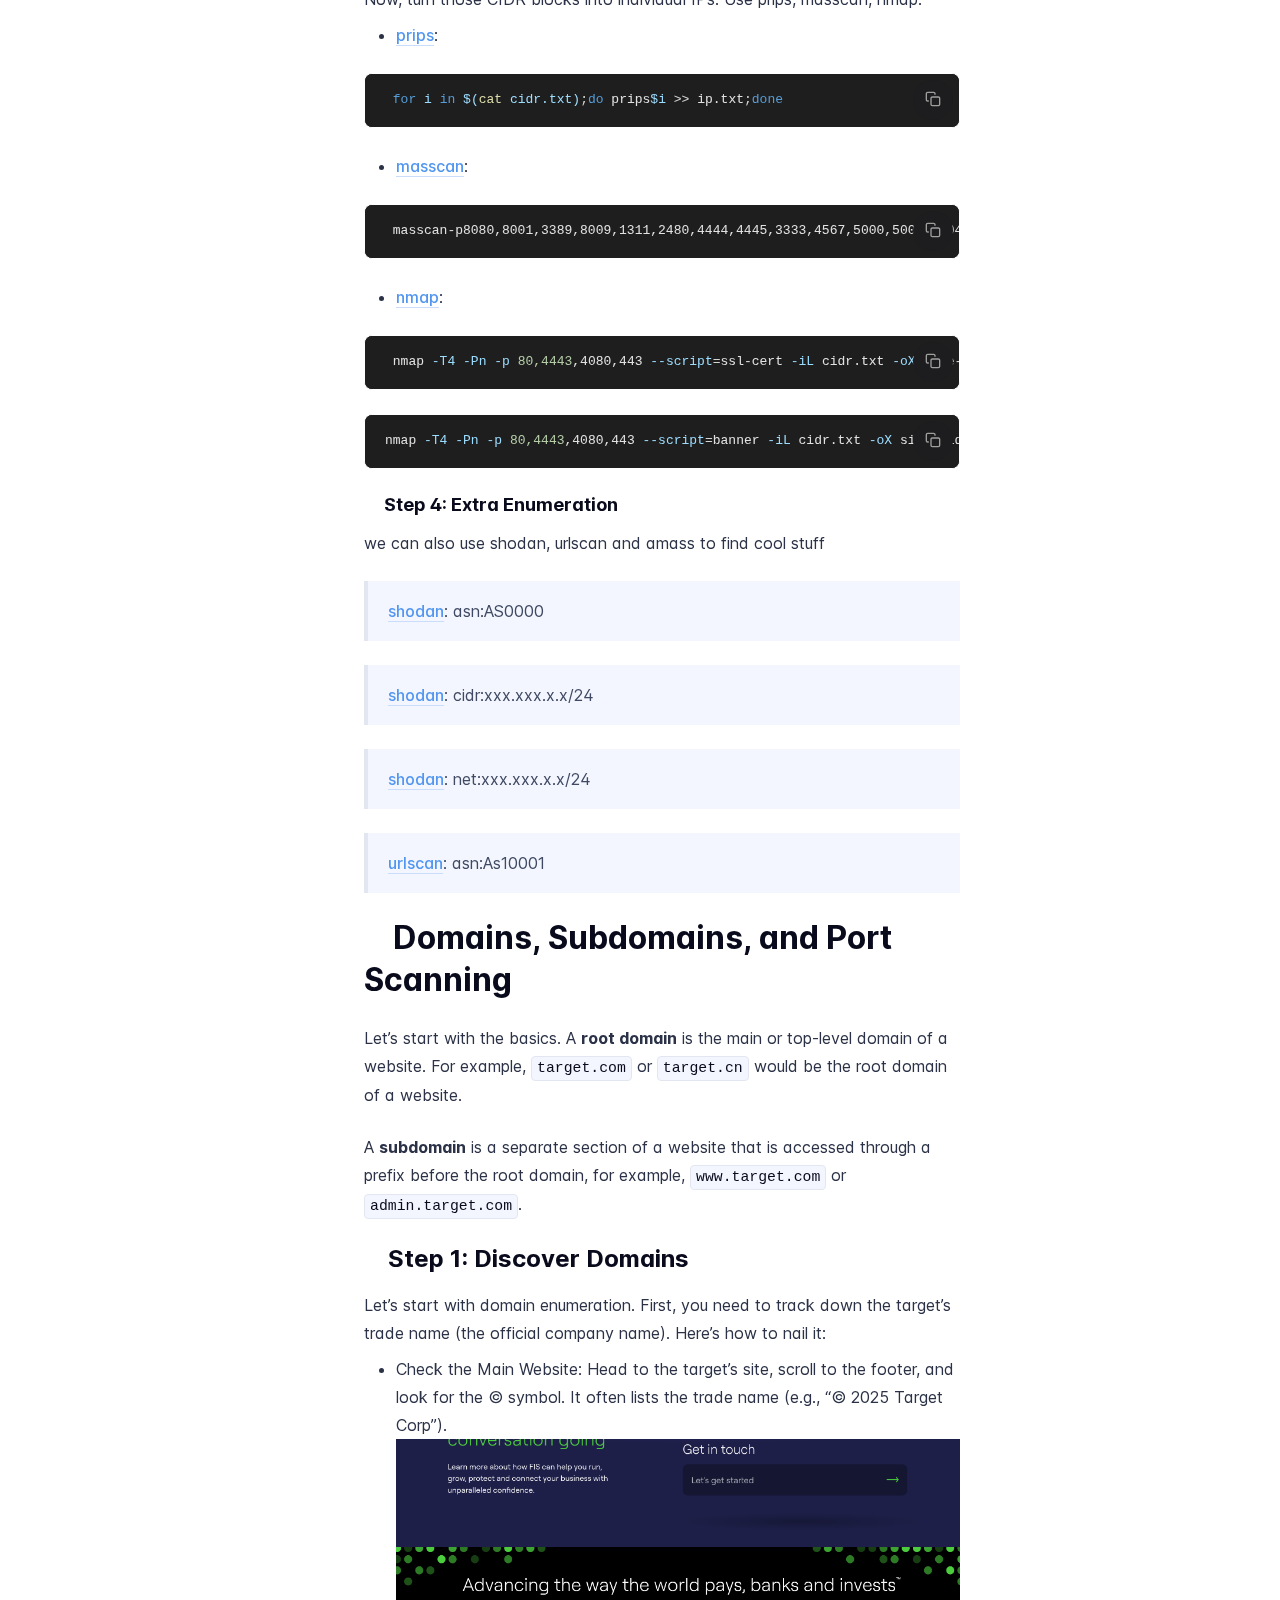
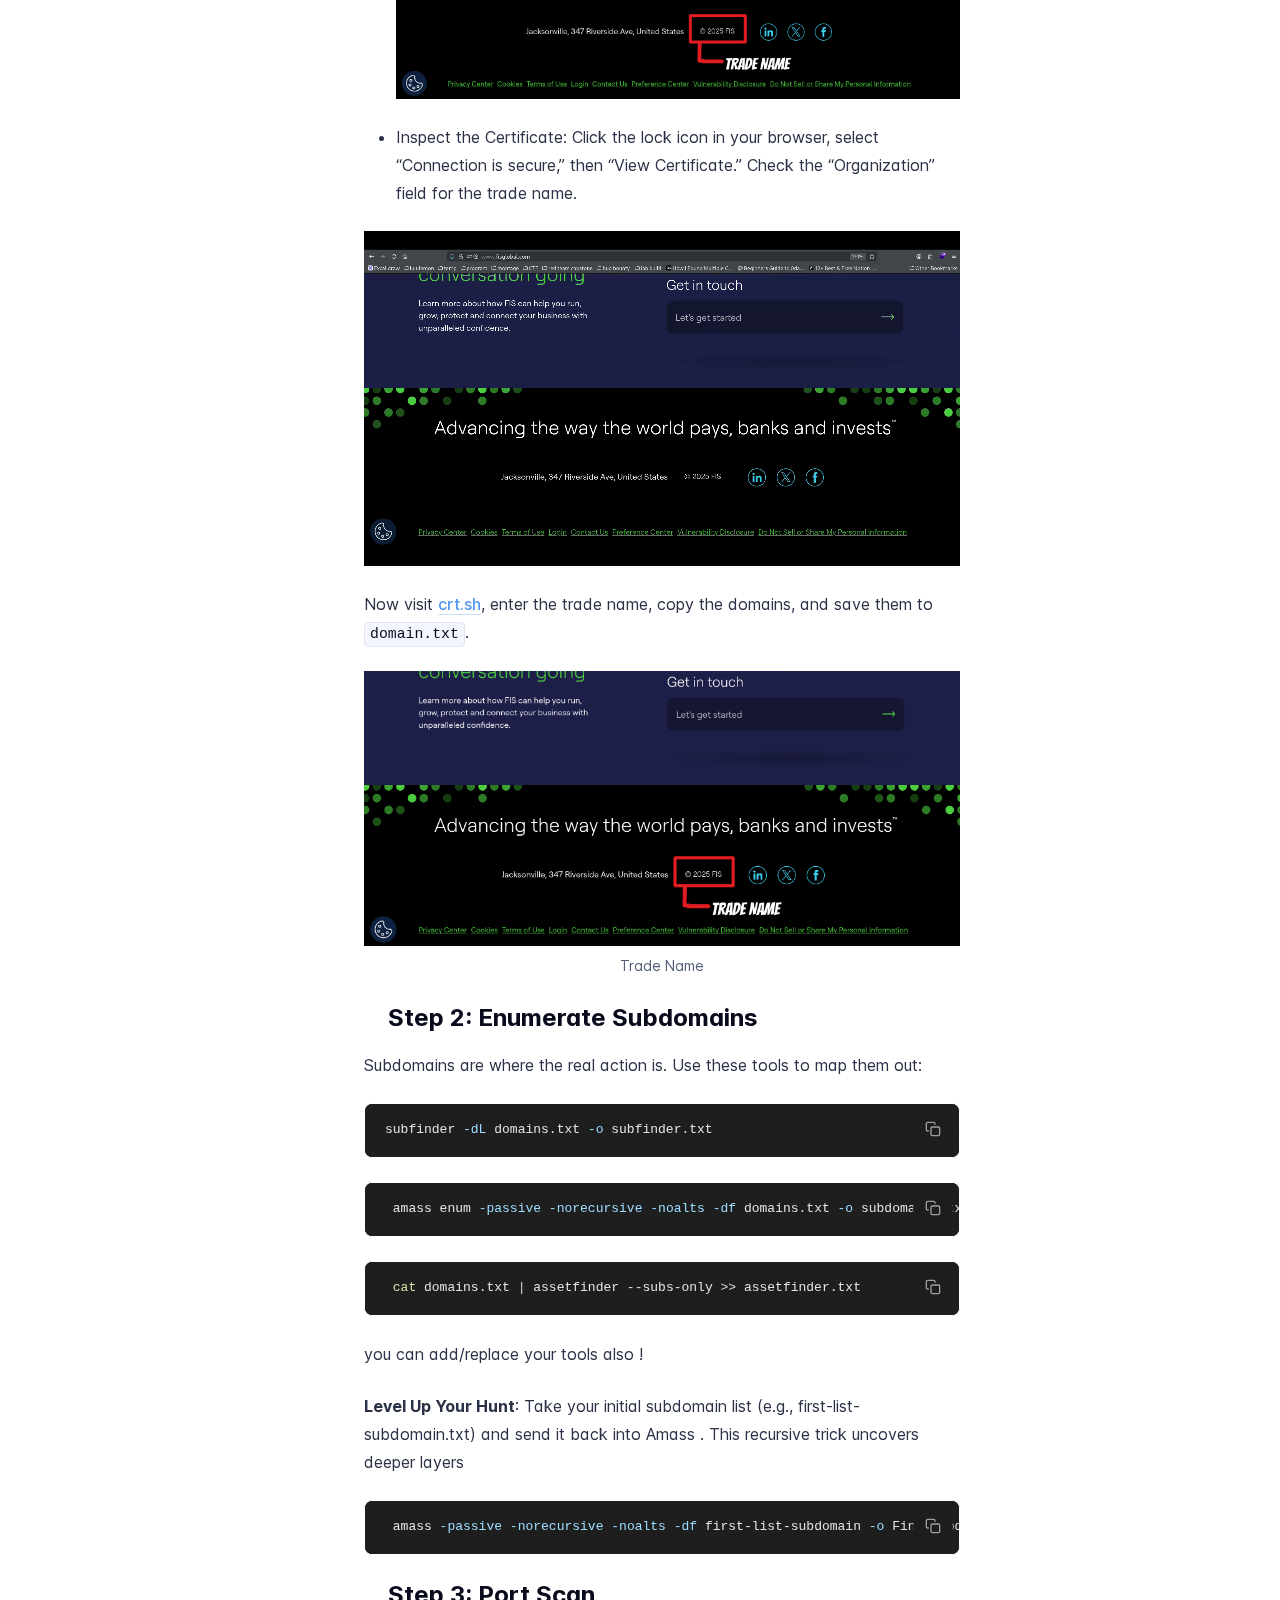
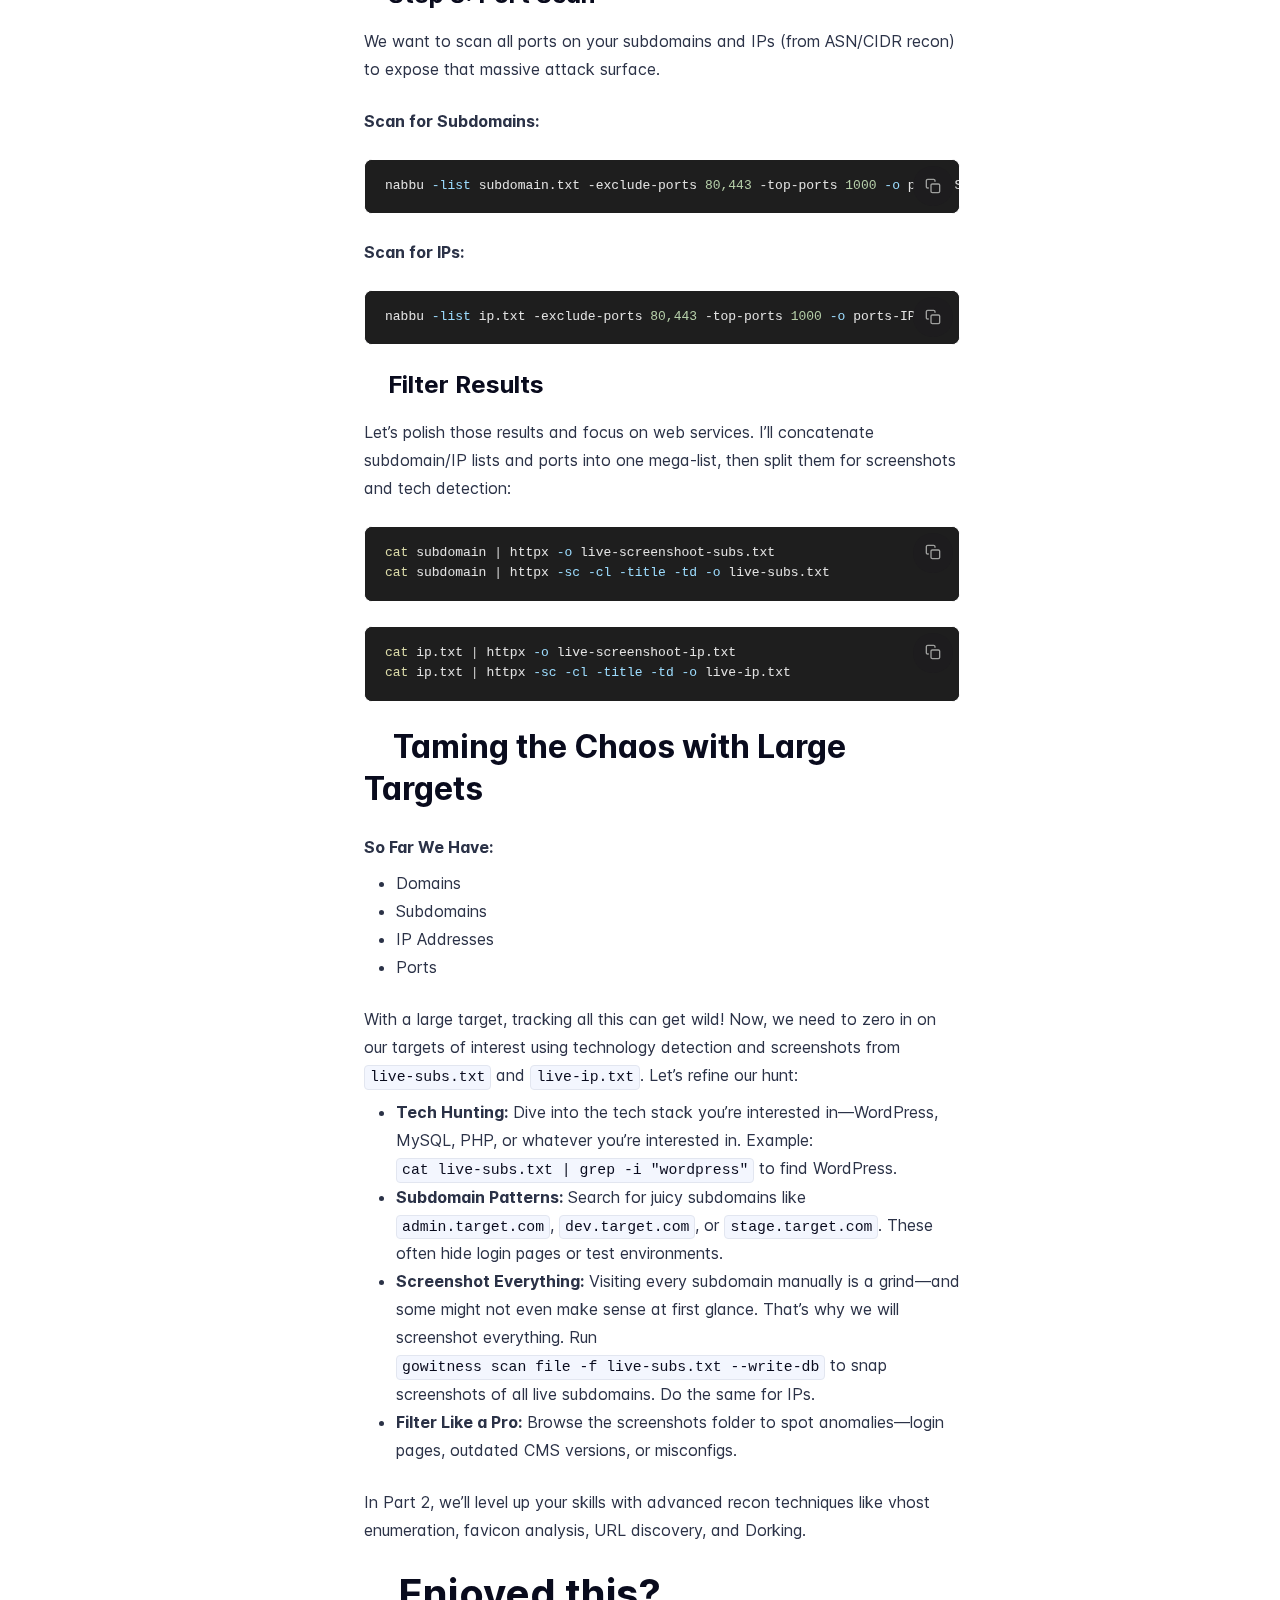
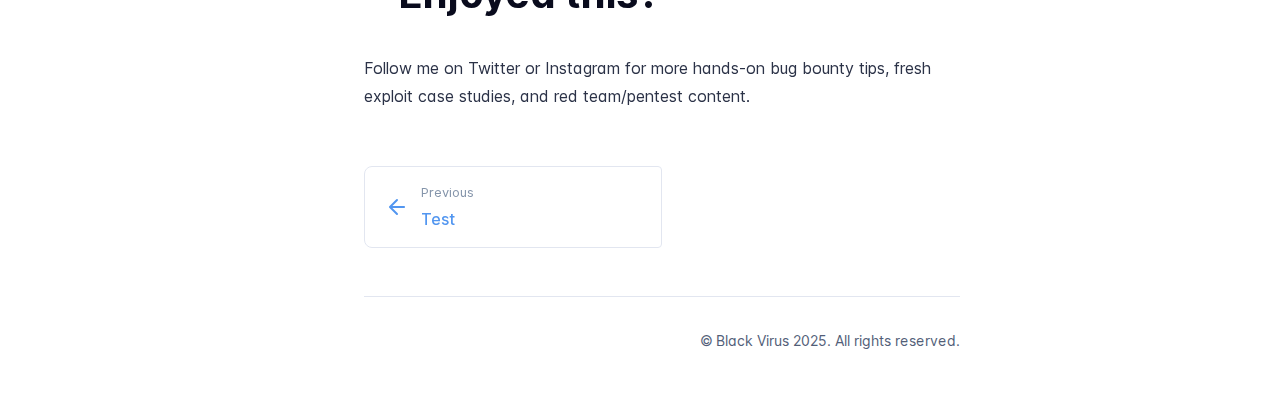
<file: web-security-bug-bounty/recon-part-one/index.html>
<!DOCTYPE html>
<html lang="en" class="h-full">
<head>
    <meta charset="UTF-8">
    <meta name="viewport" content="width=device-width,initial-scale=1">
    <meta name="turbo-cache-control" content="no-cache" data-turbo-track="reload" data-track-token="3.11.0.813921217840">

    <!-- See retype.com -->
    <meta name="generator" content="Retype 3.11.0">

    <!-- Primary Meta Tags -->
    <title>Bug Hunting Methodology Part One</title>
    <meta name="title" content="Bug Hunting Methodology Part One">
    <meta name="description" content="The full manual method is for those who love understanding the application deeply.">

    <!-- Canonical -->
    <link rel="canonical" href="/web-security-bug-bounty/recon-part-one/">

    <!-- Open Graph / Facebook -->
    <meta property="og:type" content="website">
    <meta property="og:url" content="/web-security-bug-bounty/recon-part-one/">
    <meta property="og:title" content="Bug Hunting Methodology Part One">
    <meta property="og:description" content="The full manual method is for those who love understanding the application deeply.">

    <!-- Twitter -->
    <meta property="twitter:card" content="summary_large_image">
    <meta property="twitter:url" content="/web-security-bug-bounty/recon-part-one/">
    <meta property="twitter:title" content="Bug Hunting Methodology Part One">
    <meta property="twitter:description" content="The full manual method is for those who love understanding the application deeply.">

    <script data-cfasync="false">(function(){var cl=document.documentElement.classList,ls=localStorage.getItem("retype_scheme"),hd=cl.contains("dark"),hl=cl.contains("light"),wm=window.matchMedia&&window.matchMedia("(prefers-color-scheme: dark)").matches;if(ls==="dark"||(!ls&&wm&&!hd&&!hl)){cl.remove("light");cl.add("dark")}else if(ls==="light"||(!ls&&!wm&&!hd&&!hl)){cl.remove("dark");cl.add("light")}})();</script>

    <link href="../../resources/css/retype.css?v=3.11.0.813921217840" rel="stylesheet">

    <script data-cfasync="false" src="../../resources/js/config.js?v=3.11.0.813921217840" data-turbo-eval="false" defer></script>
    <script data-cfasync="false" src="../../resources/js/retype.js?v=3.11.0" data-turbo-eval="false" defer></script>
    <script id="lunr-js" data-cfasync="false" src="../../resources/js/lunr.js?v=3.11.0.813921217840" data-turbo-eval="false" defer></script>
    <script id="prism-js" data-cfasync="false" src="../../resources/js/prism.js?v=3.11.0.813921217840" defer></script>
</head>
<body>
    <div id="retype-app" class="relative text-base antialiased text-base-text bg-base-bg font-body">
        <div class="absolute bottom-0 left-0" style="top: 5rem; right: 50%"></div>
    
        <header id="retype-header" class="sticky top-0 z-30 flex w-full h-16 bg-header-bg border-b border-header-border md:h-20">
            <div class="container relative flex items-center justify-between pr-6 grow md:justify-start">
                <!-- Mobile menu button skeleton -->
                <button v-cloak class="skeleton retype-mobile-menu-button flex items-center justify-center shrink-0 overflow-hidden dark:text-white focus:outline-none rounded-full w-10 h-10 ml-3.5 md:hidden"><svg xmlns="http://www.w3.org/2000/svg" class="mb-px shrink-0" width="24" height="24" viewBox="0 0 24 24" role="presentation" style="margin-bottom: 0px;"><g fill="currentColor"><path d="M2 4h20v2H2zM2 11h20v2H2zM2 18h20v2H2z"></path></g></svg></button>
                <div v-cloak id="retype-sidebar-left-toggle-button"></div>
        
                <!-- Logo -->
                <div class="flex items-center justify-between h-full py-2 md:w-75">
                    <div class="flex items-center px-2 md:px-6">
                        <a id="retype-branding-logo" href="../../" class="flex items-center leading-snug text-2xl">
                            <span class="w-10 mr-2 grow-0 shrink-0 overflow-hidden">
                                <img class="max-h-10 dark:hidden md:inline-block" src="../../static/logo.png">
                                <img class="max-h-10 hidden dark:inline-block" src="../../static/logo.png">
                            </span>
                            <span class="dark:text-white font-bold line-clamp-1 md:line-clamp-2">Bl4cK_Viru5</span>
                        </a><span id="retype-branding-label" class="inline-flex mt-1 px-2 py-1 ml-4 text-xs font-medium leading-none items-center rounded-md bg-branding-label-bg text-branding-label-text ring-1 ring-branding-label-border ring-inset md:inline-block">blog</span>
                    </div>
        
                    <span class="hidden h-8 border-r md:inline-block border-base-border"></span>
                </div>
        
                <div class="flex justify-between md:grow">
                    <!-- Top Nav -->
                    <nav id="retype-header-nav" class="hidden md:flex">
                        <ul class="flex flex-col mb-4 md:pl-16 md:mb-0 md:flex-row md:items-center">
                            <li class="mr-6">
                                <a class="py-2 md:mb-0 inline-flex items-center text-sm whitespace-nowrap transition-colors duration-200 ease-linear md:text-header-text font-header-text-weight hover:text-header-text-hover" href="https://blackvirus.pages.dev/">
                                    <svg xmlns="http://www.w3.org/2000/svg" class="mb-px mr-1" width="18" height="18" viewBox="0 0 24 24" role="presentation">
                                        <g fill="currentColor">
                                            <path d="M11.03 2.59a1.501 1.501 0 0 1 1.94 0l7.5 6.363a1.5 1.5 0 0 1 .53 1.144V19.5a1.5 1.5 0 0 1-1.5 1.5h-5.75a.75.75 0 0 1-.75-.75V14h-2v6.25a.75.75 0 0 1-.75.75H4.5A1.5 1.5 0 0 1 3 19.5v-9.403c0-.44.194-.859.53-1.144ZM12 3.734l-7.5 6.363V19.5h5v-6.25a.75.75 0 0 1 .75-.75h3.5a.75.75 0 0 1 .75.75v6.25h5v-9.403Z"/>
                                        </g>
                                    </svg>
                                    <span>Home</span>
                                </a>
                            </li>
                            <li class="mr-6">
                                <a class="py-2 md:mb-0 inline-flex items-center text-sm whitespace-nowrap transition-colors duration-200 ease-linear md:text-header-tex font-header-text-weight hover:text-header-text-hover" href="https://discord.gg/2KsMBbCN">
                                    <img class="mb-px mr-1" width="18" alt="" src="../../static/discord.png">
                                    <span>Discord</span>
                                </a>
                            </li>
                            <li class="mr-6">
                                <a class="py-2 md:mb-0 inline-flex items-center text-sm whitespace-nowrap transition-colors duration-200 ease-linear md:text-header-tex font-header-text-weight hover:text-header-text-hover" href="https://x.com/Yazeed_oliwah">
                                    <img class="mb-px mr-1" width="18" alt="" src="../../static/twitter.png">
                                    <span>Twitter</span>
                                </a>
                            </li>
                            <li class="mr-6">
                                <a class="py-2 md:mb-0 inline-flex items-center text-sm whitespace-nowrap transition-colors duration-200 ease-linear md:text-header-tex font-header-text-weight hover:text-header-text-hover" href="https://github.com/YazeedOliwah">
                                    <img class="mb-px mr-1" width="18" alt="" src="../../static/github.png">
                                    <span>Github</span>
                                </a>
                            </li>
        
                        </ul>
                    </nav>
        
                    <!-- Header Right Skeleton -->
                    <div v-cloak class="flex justify-end grow skeleton">
        
                        <!-- Search input mock -->
                        <div class="relative hidden w-40 lg:block lg:max-w-sm lg:ml-auto">
                            <div class="absolute flex items-center justify-center h-full pl-3 dark:text-dark-300">
                                <svg xmlns="http://www.w3.org/2000/svg" class="icon-base" width="16" height="16" viewBox="0 0 24 24" aria-labelledby="icon" role="presentation" style="margin-bottom: 1px;"><g fill="currentColor" ><path d="M21.71 20.29l-3.68-3.68A8.963 8.963 0 0020 11c0-4.96-4.04-9-9-9s-9 4.04-9 9 4.04 9 9 9c2.12 0 4.07-.74 5.61-1.97l3.68 3.68c.2.19.45.29.71.29s.51-.1.71-.29c.39-.39.39-1.03 0-1.42zM4 11c0-3.86 3.14-7 7-7s7 3.14 7 7c0 1.92-.78 3.66-2.04 4.93-.01.01-.02.01-.02.01-.01.01-.01.01-.01.02A6.98 6.98 0 0111 18c-3.86 0-7-3.14-7-7z" ></path></g></svg>
                            </div>
                            <input class="w-full h-10 placeholder-search-placeholder transition-colors duration-200 ease-in bg-search-bg border border-transparent rounded md:text-sm hover:border-search-border-hover focus:outline-none focus:border-search-border-focus" style="padding: 0.625rem 0.75rem 0.625rem 2rem" type="text" placeholder="Search">
                        </div>
        
                        <!-- Mobile search button -->
                        <div class="flex items-center justify-center w-10 h-10 lg:hidden">
                            <svg xmlns="http://www.w3.org/2000/svg" class="shrink-0 icon-base" width="20" height="20" viewBox="0 0 24 24" aria-labelledby="icon" role="presentation" style="margin-bottom: 0px;"><g fill="currentColor" ><path d="M21.71 20.29l-3.68-3.68A8.963 8.963 0 0020 11c0-4.96-4.04-9-9-9s-9 4.04-9 9 4.04 9 9 9c2.12 0 4.07-.74 5.61-1.97l3.68 3.68c.2.19.45.29.71.29s.51-.1.71-.29c.39-.39.39-1.03 0-1.42zM4 11c0-3.86 3.14-7 7-7s7 3.14 7 7c0 1.92-.78 3.66-2.04 4.93-.01.01-.02.01-.02.01-.01.01-.01.01-.01.02A6.98 6.98 0 0111 18c-3.86 0-7-3.14-7-7z" ></path></g></svg>
                        </div>
        
                        <!-- Dark mode switch placeholder -->
                        <div class="w-10 h-10 lg:ml-2"></div>
        
                        <!-- History button -->
                        <div class="flex items-center justify-center w-10 h-10" style="margin-right: -0.625rem;">
                            <svg xmlns="http://www.w3.org/2000/svg" class="shrink-0 icon-base" width="22" height="22" viewBox="0 0 24 24" aria-labelledby="icon" role="presentation" style="margin-bottom: 0px;"><g fill="currentColor" ><g ><path d="M12.01 6.01c-.55 0-1 .45-1 1V12a1 1 0 00.4.8l3 2.22a.985.985 0 001.39-.2.996.996 0 00-.21-1.4l-2.6-1.92V7.01c.02-.55-.43-1-.98-1z"></path><path d="M12.01 1.91c-5.33 0-9.69 4.16-10.05 9.4l-.29-.26a.997.997 0 10-1.34 1.48l1.97 1.79c.19.17.43.26.67.26s.48-.09.67-.26l1.97-1.79a.997.997 0 10-1.34-1.48l-.31.28c.34-4.14 3.82-7.41 8.05-7.41 4.46 0 8.08 3.63 8.08 8.09s-3.63 8.08-8.08 8.08c-2.18 0-4.22-.85-5.75-2.4a.996.996 0 10-1.42 1.4 10.02 10.02 0 007.17 2.99c5.56 0 10.08-4.52 10.08-10.08.01-5.56-4.52-10.09-10.08-10.09z"></path></g></g></svg>
                        </div>
                    </div>
        
                    <div v-cloak class="flex justify-end grow">
                        <div id="retype-mobile-search-button"></div>
                        <doc-search-desktop></doc-search-desktop>
        
                        <doc-theme-switch class="lg:ml-2"></doc-theme-switch>
                        <doc-history></doc-history>
                    </div>
                </div>
            </div>
        </header>
    
    
        <div id="retype-container" class="container relative flex bg-white">
            <!-- Sidebar Skeleton -->
            <div v-cloak class="fixed flex flex-col shrink-0 duration-300 ease-in-out bg-sidebar-left-bg border-sidebar-left-border sidebar top-20 w-75 border-r h-screen md:sticky transition-transform skeleton">
            
                <div class="flex items-center h-16 px-6">
                    <input class="w-full h-8 px-3 py-2 transition-colors duration-200 ease-linear bg-filter-bg border border-filter-border rounded shadow-none text-sm focus:outline-none focus:border-filter-border-focus" type="text" placeholder="Filter">
                </div>
            
                <div class="pl-6 mt-1 mb-4">
                    <div class="w-32 h-3 mb-4 bg-skeleton-bg rounded-full loading"></div>
                    <div class="w-48 h-3 mb-4 bg-skeleton-bg rounded-full loading"></div>
                    <div class="w-40 h-3 mb-4 bg-skeleton-bg rounded-full loading"></div>
                    <div class="w-32 h-3 mb-4 bg-skeleton-bg rounded-full loading"></div>
                    <div class="w-48 h-3 mb-4 bg-skeleton-bg rounded-full loading"></div>
                    <div class="w-40 h-3 mb-4 bg-skeleton-bg rounded-full loading"></div>
                </div>
            
                <div class="shrink-0 mt-auto bg-transparent dark:border-base-border">
                    <a class="flex items-center justify-center flex-nowrap h-16 text-gray-350 dark:text-dark-400 hover:text-gray-600 dark:hover:text-dark-300 transition-colors duration-150 ease-in docs-powered-by" target="_blank" href="https://retype.com/" rel="noopener">
                        <span class="text-xs whitespace-nowrap">Powered by</span>
                        <svg xmlns="http://www.w3.org/2000/svg" class="ml-2" fill="currentColor" width="96" height="20" overflow="visible"><path d="M0 0v20h13.59V0H0zm11.15 17.54H2.44V2.46h8.71v15.08zM15.8 20h2.44V4.67L15.8 2.22zM20.45 6.89V20h2.44V9.34z"/><g><path d="M40.16 8.44c0 1.49-.59 2.45-1.75 2.88l2.34 3.32h-2.53l-2.04-2.96h-1.43v2.96h-2.06V5.36h3.5c1.43 0 2.46.24 3.07.73s.9 1.27.9 2.35zm-2.48 1.1c.26-.23.38-.59.38-1.09 0-.5-.13-.84-.4-1.03s-.73-.28-1.39-.28h-1.54v2.75h1.5c.72 0 1.2-.12 1.45-.35zM51.56 5.36V7.2h-4.59v1.91h4.13v1.76h-4.13v1.92h4.74v1.83h-6.79V5.36h6.64zM60.09 7.15v7.48h-2.06V7.15h-2.61V5.36h7.28v1.79h-2.61zM70.81 14.64h-2.06v-3.66l-3.19-5.61h2.23l1.99 3.45 1.99-3.45H74l-3.19 5.61v3.66zM83.99 6.19c.65.55.97 1.4.97 2.55s-.33 1.98-1 2.51-1.68.8-3.04.8h-1.23v2.59h-2.06V5.36h3.26c1.42 0 2.45.28 3.1.83zm-1.51 3.65c.25-.28.37-.69.37-1.22s-.16-.92-.48-1.14c-.32-.23-.82-.34-1.5-.34H79.7v3.12h1.38c.68 0 1.15-.14 1.4-.42zM95.85 5.36V7.2h-4.59v1.91h4.13v1.76h-4.13v1.92H96v1.83h-6.79V5.36h6.64z"/></g></svg>
                    </a>
                </div>
            </div>
            
            <!-- Sidebar component -->
            <doc-sidebar v-cloak>
                <template #sidebar-footer>
                    <div class="shrink-0 mt-auto border-t md:bg-transparent md:border-none dark:border-base-border">
            
                        <div class="py-3 px-6 md:hidden border-b dark:border-base-border">
                            <nav>
                                <ul class="flex flex-wrap justify-center items-center">
                                    <li class="mr-6">
                                        <a class="block py-1 inline-flex items-center text-sm whitespace-nowrap transition-colors duration-200 ease-linear md:text-header-text font-header-text-weight hover:text-header-text-hover" href="https://blackvirus.pages.dev/">
                                            <svg xmlns="http://www.w3.org/2000/svg" class="mb-px mr-1" width="18" height="18" viewBox="0 0 24 24" role="presentation">
                                                <g fill="currentColor">
                                                    <path d="M11.03 2.59a1.501 1.501 0 0 1 1.94 0l7.5 6.363a1.5 1.5 0 0 1 .53 1.144V19.5a1.5 1.5 0 0 1-1.5 1.5h-5.75a.75.75 0 0 1-.75-.75V14h-2v6.25a.75.75 0 0 1-.75.75H4.5A1.5 1.5 0 0 1 3 19.5v-9.403c0-.44.194-.859.53-1.144ZM12 3.734l-7.5 6.363V19.5h5v-6.25a.75.75 0 0 1 .75-.75h3.5a.75.75 0 0 1 .75.75v6.25h5v-9.403Z"/>
                                                </g>
                                            </svg>
                                            <span>Home</span>
                                        </a>
                                    </li>
                                    <li class="mr-6">
                                        <a class="block py-1 inline-flex items-center text-sm whitespace-nowrap transition-colors duration-200 ease-linear md:text-header-tex font-header-text-weight hover:text-header-text-hover" href="https://discord.gg/2KsMBbCN">
                                            <img class="mb-px mr-1" width="18" alt="" src="../../static/discord.png">
                                            <span>Discord</span>
                                        </a>
                                    </li>
                                    <li class="mr-6">
                                        <a class="block py-1 inline-flex items-center text-sm whitespace-nowrap transition-colors duration-200 ease-linear md:text-header-tex font-header-text-weight hover:text-header-text-hover" href="https://x.com/Yazeed_oliwah">
                                            <img class="mb-px mr-1" width="18" alt="" src="../../static/twitter.png">
                                            <span>Twitter</span>
                                        </a>
                                    </li>
                                    <li class="mr-6">
                                        <a class="block py-1 inline-flex items-center text-sm whitespace-nowrap transition-colors duration-200 ease-linear md:text-header-tex font-header-text-weight hover:text-header-text-hover" href="https://github.com/YazeedOliwah">
                                            <img class="mb-px mr-1" width="18" alt="" src="../../static/github.png">
                                            <span>Github</span>
                                        </a>
                                    </li>
            
                                </ul>
                            </nav>
                        </div>
            
                        <a class="flex items-center justify-center flex-nowrap h-16 text-gray-350 dark:text-dark-400 hover:text-gray-600 dark:hover:text-dark-300 transition-colors duration-150 ease-in docs-powered-by" target="_blank" href="https://retype.com/" rel="noopener">
                            <span class="text-xs whitespace-nowrap">Powered by</span>
                            <svg xmlns="http://www.w3.org/2000/svg" class="ml-2" fill="currentColor" width="96" height="20" overflow="visible"><path d="M0 0v20h13.59V0H0zm11.15 17.54H2.44V2.46h8.71v15.08zM15.8 20h2.44V4.67L15.8 2.22zM20.45 6.89V20h2.44V9.34z"/><g><path d="M40.16 8.44c0 1.49-.59 2.45-1.75 2.88l2.34 3.32h-2.53l-2.04-2.96h-1.43v2.96h-2.06V5.36h3.5c1.43 0 2.46.24 3.07.73s.9 1.27.9 2.35zm-2.48 1.1c.26-.23.38-.59.38-1.09 0-.5-.13-.84-.4-1.03s-.73-.28-1.39-.28h-1.54v2.75h1.5c.72 0 1.2-.12 1.45-.35zM51.56 5.36V7.2h-4.59v1.91h4.13v1.76h-4.13v1.92h4.74v1.83h-6.79V5.36h6.64zM60.09 7.15v7.48h-2.06V7.15h-2.61V5.36h7.28v1.79h-2.61zM70.81 14.64h-2.06v-3.66l-3.19-5.61h2.23l1.99 3.45 1.99-3.45H74l-3.19 5.61v3.66zM83.99 6.19c.65.55.97 1.4.97 2.55s-.33 1.98-1 2.51-1.68.8-3.04.8h-1.23v2.59h-2.06V5.36h3.26c1.42 0 2.45.28 3.1.83zm-1.51 3.65c.25-.28.37-.69.37-1.22s-.16-.92-.48-1.14c-.32-.23-.82-.34-1.5-.34H79.7v3.12h1.38c.68 0 1.15-.14 1.4-.42zM95.85 5.36V7.2h-4.59v1.91h4.13v1.76h-4.13v1.92H96v1.83h-6.79V5.36h6.64z"/></g></svg>
                        </a>
                    </div>
                </template>
            </doc-sidebar>
    
            <div class="grow min-w-0 bg-body-bg">
                <!-- Render "toolbar" template here on api pages --><!-- Render page content -->
                <div class="flex">
                    <div id="retype-main" class="min-w-0 p-4 grow md:px-16">
                        <main class="relative pb-12 lg:pt-2">
                            <div class="retype-markdown" id="retype-content">
                                <!-- Rendered if sidebar right is enabled -->
                                <div id="retype-sidebar-right-toggle"></div>
                                <!-- Page content  -->
<doc-anchor-target id="bug-hunting-methodology-part-one" class="break-words">
    <h1>
        <doc-anchor-trigger class="header-anchor-trigger" to="#bug-hunting-methodology-part-one">#</doc-anchor-trigger>
        <span>Bug Hunting Methodology Part One</span>
    </h1>
</doc-anchor-target>
<div class="-mt-3 mb-12 flex flex-wrap text-sm text-gray-400 dark:text-dark-350 items-center print:justify-center">
    <div class="flex items-center">
        <div>By</div>
        <div class="ml-2 flex items-center">
          <div class="shrink-0 w-8 h-8 overflow-hidden rounded-full">
            <a href="mailto:yazeedeliwah@gmail.com"><img class="object-cover" src="../../static/logo.png"></a>
          </div>
          <div class="ml-1 whitespace-nowrap text-gray-500 dark:text-dark-350"><a href="mailto:yazeedeliwah@gmail.com">Yazeed Alewah</a></div>
        </div>
    </div>
    <div class="mx-2">&#9679;</div>
    <div>In&nbsp;</div>
    <div><a href="../../categories/bug-bounty-recon/">Bug bounty &amp; Recon</a></div>
    <div class="mx-2">&#9679;</div>
    <div class="flex items-center shrink-0">Published&nbsp;<span>2025-08-27</span></div>
</div>

<p><figure class="content-center">
    <img src="../img/f1zokkqx0aid7kq.jpg" alt="" class="rounded-image-rounded border-image-border border-image-border-width" />
    <figcaption class="caption"></figcaption>
</figure>
</p>
<doc-anchor-target id="bug-hunting-methodology-types">
    <h2>
        <doc-anchor-trigger class="header-anchor-trigger" to="#bug-hunting-methodology-types">#</doc-anchor-trigger>
        <span>Bug Hunting Methodology Types</span>
    </h2>
</doc-anchor-target>
<doc-anchor-target id="1-full-manual-methodology">
    <h3>
        <doc-anchor-trigger class="header-anchor-trigger" to="#1-full-manual-methodology">#</doc-anchor-trigger>
        <span>1) Full Manual Methodology</span>
    </h3>
</doc-anchor-target>
<p>The full manual method is for those who love understanding the application deeply. Hunters using this approach dive deep into a target, manually exploring every request, response, and parameter to find vulnerabilities. It’s time-intensive but allows for a thorough understanding of the target, often revealing issues automated tools might miss.</p>
<blockquote>
<p><strong>Some hunters using this methodology:</strong></p>
<ul>
<li>Sohaib Nacri: <a href="https://x.com/h4x0r_dz?lang=en">@h4x0r_dz</a></li>
</ul>
</blockquote>
<doc-anchor-target id="2-the-5050-methodology">
    <h3>
        <doc-anchor-trigger class="header-anchor-trigger" to="#2-the-5050-methodology">#</doc-anchor-trigger>
        <span>2) The 50/50 Methodology</span>
    </h3>
</doc-anchor-target>
<p>The 50/50 method blends manual and automated techniques. Start with reconning the application, finding untouched endpoints, then exploring the app and understanding it.</p>
<blockquote>
<p><strong>Some hunters using this methodology:</strong></p>
<ul>
<li>Orwa Atyat: <a href="https://x.com/GodfatherOrwa">@GodfatherOrwa</a></li>
<li>Me XD: <a href="https://x.com/Yazeed_oliwah">@YazeedOliwah</a></li>
</ul>
</blockquote>
<doc-anchor-target id="3-fully-automated-methodology">
    <h3>
        <doc-anchor-trigger class="header-anchor-trigger" to="#3-fully-automated-methodology">#</doc-anchor-trigger>
        <span>3) Fully Automated Methodology</span>
    </h3>
</doc-anchor-target>
<p>In this methodology, hunters automate everything—from reconnaissance to vulnerability scanning using public/custom scripts to cover massive attack surfaces quickly. While it may miss nuanced bugs, it’s perfect for identifying common vulnerabilities across large systems.</p>
<blockquote>
<p><strong>Some hunters using this methodology:</strong></p>
<ul>
<li>Eric: <a href="https://x.com/codecancare">@todayisnew</a></li>
</ul>
</blockquote>
<doc-anchor-target id="4-0day-hunting">
    <h3>
        <doc-anchor-trigger class="header-anchor-trigger" to="#4-0day-hunting">#</doc-anchor-trigger>
        <span>4) 0Day Hunting</span>
    </h3>
</doc-anchor-target>
<p>The 0Day Hunter method focuses on finding vulnerabilities in widely used software like Jenkins, WordPress, or Jira. These hunters monitor for newly disclosed CVEs or zero-days, then report them to programs using that software.</p>
<blockquote>
<p><strong>Some hunters using this methodology:</strong></p>
<ul>
<li>Shubs: <a href="https://x.com/infosec_au">@shubs</a></li>
</ul>
</blockquote>
<doc-anchor-target id="recon-phase">
    <h2>
        <doc-anchor-trigger class="header-anchor-trigger" to="#recon-phase">#</doc-anchor-trigger>
        <span>Recon Phase</span>
    </h2>
</doc-anchor-target>
<p>We all know that reconnaissance, or recon, is critical in bug bounty hunting and web application pentesting. In fact, it’s often considered the most important phase. Why? Because effective recon sets the stage for everything else. Bug bounty hunters who master recon consistently uncover hidden assets, untouched features, and obscure endpoints that others overlook. This gives them a massive edge, significantly boosting their chances of finding high-impact security vulnerabilities and earning substantial rewards.</p>
<doc-anchor-target id="what-is-recon">
    <h4>
        <doc-anchor-trigger class="header-anchor-trigger" to="#what-is-recon">#</doc-anchor-trigger>
        <span><strong>What is Recon?</strong></span>
    </h4>
</doc-anchor-target>
<p>Reconnaissance, in the context of bug bounty hunting, is the process of gathering as much information as possible about a target within its defined scope. Think of it as mapping out the battlefield before engaging. It involves identifying domains, subdomains, IP ranges, software, endpoints, and even forgotten or misconfigured assets that a company might not even realize are publicly accessible. The goal is to build a comprehensive picture of the target’s attack surface—every request, response, and parameter where a vulnerability might hide. The better your recon, the more likely you are to find unique bugs that others miss.</p>
<p><strong>NOTE:</strong> Recon is not just collecting subdomains and IPs like many hunters think. It also involves trying to understand the application workflow and how it works.</p>
<doc-anchor-target id="scope-based-recon">
    <h2>
        <doc-anchor-trigger class="header-anchor-trigger" to="#scope-based-recon">#</doc-anchor-trigger>
        <span>Scope-Based Recon</span>
    </h2>
</doc-anchor-target>
<p>Scope-based recon involves adjusting your reconnaissance methodology based on the target’s defined scope in a bug bounty program. The best mind map I’ve stumbled upon for this is from the legend <a href="https://xmind.app/m/hKKexj">@harshbothra_</a>.</p>
<doc-anchor-target id="small-scope">
    <h3>
        <doc-anchor-trigger class="header-anchor-trigger" to="#small-scope">#</doc-anchor-trigger>
        <span>Small Scope</span>
    </h3>
</doc-anchor-target>
<p>A small scope is all about honing in on a single domain or URL like <code v-pre>target.com</code> or <code v-pre>sub.target.com</code> with no wildcard or subdomain inclusion. This is your chance to go deep, not wide, with a targeted recon effort.</p>
<p><strong>Example:</strong> <a href="https://bugcrowd.com/engagements/underarmour-corp">Under Armour Corp</a><br />
<figure class="content-center">
    <img src="../img/underarm.png" alt="" class="rounded-image-rounded border-image-border border-image-border-width" />
    <figcaption class="caption"></figcaption>
</figure>
</p>
<doc-anchor-target id="medium-scope">
    <h3>
        <doc-anchor-trigger class="header-anchor-trigger" to="#medium-scope">#</doc-anchor-trigger>
        <span>Medium Scope</span>
    </h3>
</doc-anchor-target>
<p>A medium scope steps it up with subdomains or a wildcard (e.g., <code v-pre>*.target.com</code>) and related assets. This calls for a broader approach, blending automation to cover ground with manual effort to dig into the good stuff.</p>
<p><strong>Example:</strong> <a href="https://bugcrowd.com/engagements/justeattakeaway">Just Eat Takeaway</a><br />
<figure class="content-center">
    <img src="../img/takeaway.png" alt="Just Eat Takeaway" class="rounded-image-rounded border-image-border border-image-border-width" />
    <figcaption class="caption">Just Eat Takeaway</figcaption>
</figure>
</p>
<doc-anchor-target id="large-scope">
    <h3>
        <doc-anchor-trigger class="header-anchor-trigger" to="#large-scope">#</doc-anchor-trigger>
        <span>Large Scope</span>
    </h3>
</doc-anchor-target>
<p>A large scope is the big leagues—covering an entire organization, including related domains, acquisitions, IPs, and assets. This is the broadest and most complex challenge, demanding heavy OSINT, automation, and some manual testing.</p>
<p><strong>Example:</strong> <a href="https://bugcrowd.com/engagements/fis">Fisglobal</a><br />
<figure class="content-center">
    <img src="../img/fis.png" alt="Fisglobal" class="rounded-image-rounded border-image-border border-image-border-width" />
    <figcaption class="caption">Fisglobal</figcaption>
</figure>
</p>
<p><strong>NOTE:</strong> I’ll break down the full methodology covering all scopes (technically a large scope XD) with step-by-step techniques, tools, and pro tips. Whether you’re a newbie or a seasoned pro, this will level up your recon game.</p>
<doc-anchor-target id="asn--cidr-recon">
    <h2>
        <doc-anchor-trigger class="header-anchor-trigger" to="#asn--cidr-recon">#</doc-anchor-trigger>
        <span>ASN / CIDR Recon</span>
    </h2>
</doc-anchor-target>
<doc-anchor-target id="whats-that">
    <h3>
        <doc-anchor-trigger class="header-anchor-trigger" to="#whats-that">#</doc-anchor-trigger>
        <span>What&#x27;s That?</span>
    </h3>
</doc-anchor-target>
<p><strong>ASN (Autonomous System Numbers):</strong> A unique number assigned to an organization (think big companies like Google, Apple, or your target company) that controls a chunk of IP addresses. This number helps route traffic across the web, and it’s gold for recon because it tells you which IP ranges a company owns.</p>
<p><strong>CIDR:</strong> Shorthand for representing those IP ranges. Instead of listing every single IP, it uses a prefix like <code v-pre>192.0.2.0/24</code> to define a block. The <code v-pre>/24</code> part means 256 IPs (from <code v-pre>192.0.2.0</code> to <code v-pre>192.0.2.255</code>).</p>
<doc-anchor-target id="how-to-collect-ips-and-subdomains-from-asn--cidr">
    <h3>
        <doc-anchor-trigger class="header-anchor-trigger" to="#how-to-collect-ips-and-subdomains-from-asn--cidr">#</doc-anchor-trigger>
        <span>How to Collect IPs and Subdomains from ASN / CIDR?</span>
    </h3>
</doc-anchor-target>
<p>Here’s how you can turn ASN and CIDR data into a list of IPs.</p>
<doc-anchor-target id="step-1-find-the-asn">
    <h4>
        <doc-anchor-trigger class="header-anchor-trigger" to="#step-1-find-the-asn">#</doc-anchor-trigger>
        <span>Step 1: Find the ASN</span>
    </h4>
</doc-anchor-target>
<p>Start by hunting down the target’s ASN. Big organizations usually have their own, and you can sniff it out with tools like:</p>
<ul>
<li><a href="https://bgp.he.net/">bgp.he.net</a>: Search the company name (e.g., “Facebook”) to find their ASN (like <code v-pre>AS32934</code>).<br />
<img src="../img/asn1.png" alt="ASN Example" /></li>
</ul>
<doc-anchor-target id="step-2-extract-cidr-ranges">
    <h4>
        <doc-anchor-trigger class="header-anchor-trigger" to="#step-2-extract-cidr-ranges">#</doc-anchor-trigger>
        <span>Step 2: Extract CIDR Ranges</span>
    </h4>
</doc-anchor-target>
<p>Once you’ve got the ASN, grab the CIDR blocks. Tools like <code v-pre>bgp.he.net</code>, <code v-pre>whois</code>, or <code v-pre>asnmap</code> can pull these.</p>
<ul>
<li><p><a href="https://bgp.he.net/">bgp.he.net</a>: After searching the company name, click on the ASN number to find CIDRs.<br />
<img src="../img/asn2.png" alt="CIDR Example" /></p>
<p><img src="../img/asn3.png" alt="CIDR " /></p>
</li>
<li><p><a href="">whois</a>:</p>
</li>
</ul>
<div class="codeblock-wrapper"><doc-codeblock>
<pre translate="no" class="language-bash"><code v-pre class="language-bash">whois -h whois.radb.net -- '-i origin AS32934' | grep -Eo &quot;([0-9.]+){4}/[0-9]+&quot; | uniq
</code></pre>
</doc-codeblock></div>
<ul>
<li><a href="github.com/projectdiscovery/asnmap">asnmap</a>:</li>
</ul>
<div class="codeblock-wrapper"><doc-codeblock>
<pre translate="no" class="language-bash"><code v-pre class="language-bash"> echo ASN | asnmap</code></pre>
</doc-codeblock></div>
<doc-anchor-target id="step-3-generate-ip-lists">
    <h4>
        <doc-anchor-trigger class="header-anchor-trigger" to="#step-3-generate-ip-lists">#</doc-anchor-trigger>
        <span>Step 3: Generate IP Lists</span>
    </h4>
</doc-anchor-target>
<p>Now, turn those CIDR blocks into individual IPs. Use prips, masscan, nmap:</p>
<ul>
<li><a href="">prips</a>:</li>
</ul>
<div class="codeblock-wrapper"><doc-codeblock>
<pre translate="no" class="language-bash"><code v-pre class="language-bash"> for i in $(cat cidr.txt);do prips$i &gt;&gt; ip.txt;done</code></pre>
</doc-codeblock></div>
<ul>
<li><a href="https://github.com/robertdavidgraham/masscan">masscan</a>:</li>
</ul>
<div class="codeblock-wrapper"><doc-codeblock>
<pre translate="no" class="language-bash"><code v-pre class="language-bash"> masscan-p8080,8001,3389,8009,1311,2480,4444,4445,3333,4567,5000,5001,5104,5800,7000,7001,7002,8008,8042,8088,8222,8243,8280,8281,8333,8530,8531,8887, 8888,8443,8834,9080,9443,9981,12043,12046,16080,18091,10443,18092,1010,1311,2082,2087,2095,2096,3000,3128,4243,4711,4712,4993,5108,6543,7396,7474,8000,8001,8008,8014,8069,8080,8081, 8090,8091,8118,8088,8123,8172,8500,8880,8800,8983,9000,9043,9060,9090,9091,9200,9800,12443,20720,28017,0-1024 -iL cidr.txt -oL masscan.txt</code></pre>
</doc-codeblock></div>
<ul>
<li><a href="https://nmap.org/">nmap</a>:</li>
</ul>
<div class="codeblock-wrapper"><doc-codeblock>
<pre translate="no" class="language-bash"><code v-pre class="language-bash"> nmap -T4 -Pn -p 80,4443,4080,443 --script=ssl-cert -iL cidr.txt -oX site-cidr-ssl-cert-scanned.xml --open</code></pre>
</doc-codeblock></div>
<div class="codeblock-wrapper"><doc-codeblock>
<pre translate="no" class="language-bash"><code v-pre class="language-bash">nmap -T4 -Pn -p 80,4443,4080,443 --script=banner -iL cidr.txt -oX site-cidr-banner-scanned.xml --open</code></pre>
</doc-codeblock></div>
<doc-anchor-target id="step-4-extra-enumeration">
    <h4>
        <doc-anchor-trigger class="header-anchor-trigger" to="#step-4-extra-enumeration">#</doc-anchor-trigger>
        <span>Step 4: Extra Enumeration</span>
    </h4>
</doc-anchor-target>
<p>we can also use shodan, urlscan and amass to find cool stuff</p>
<blockquote>
<p><a href="https://www.shodan.io/">shodan</a>: asn:AS0000</p>
</blockquote>
<blockquote>
<p><a href="https://www.shodan.io/">shodan</a>: cidr:xxx.xxx.x.x/24</p>
</blockquote>
<blockquote>
<p><a href="https://www.shodan.io/">shodan</a>: net:xxx.xxx.x.x/24</p>
</blockquote>
<blockquote>
<p><a href="https://urlscan.io/">urlscan</a>: asn:As10001</p>
</blockquote>
<doc-anchor-target id="domains-subdomains-and-port-scanning">
    <h2>
        <doc-anchor-trigger class="header-anchor-trigger" to="#domains-subdomains-and-port-scanning">#</doc-anchor-trigger>
        <span>Domains, Subdomains, and Port Scanning</span>
    </h2>
</doc-anchor-target>
<p>Let’s start with the basics. A <strong>root domain</strong> is the main or top-level domain of a website. For example, <code v-pre>target.com</code> or <code v-pre>target.cn</code> would be the root domain of a website.</p>
<p>A <strong>subdomain</strong> is a separate section of a website that is accessed through a prefix before the root domain, for example, <code v-pre>www.target.com</code> or <code v-pre>admin.target.com</code>.</p>
<doc-anchor-target id="step-1-discover-domains">
    <h3>
        <doc-anchor-trigger class="header-anchor-trigger" to="#step-1-discover-domains">#</doc-anchor-trigger>
        <span>Step 1: Discover Domains</span>
    </h3>
</doc-anchor-target>
<p>Let’s start with domain enumeration. First, you need to track down the target’s trade name (the official company name). Here’s how to nail it:</p>
<ul>
<li><p>Check the Main Website: Head to the target’s site, scroll to the footer, and look for the © symbol. It often lists the trade name (e.g., “© 2025 Target Corp”).<br />
<img src="../img/tradename.png" alt="Trade Name" /></p>
</li>
<li><p>Inspect the Certificate: Click the lock icon in your browser, select “Connection is secure,” then “View Certificate.” Check the “Organization” field for the trade name.</p>
</li>
</ul>
<p>
<figure>
    <div class="relative w-full mb-6 overflow-hidden pt-9/16">
        <iframe class="w-full h-full border-0 absolute inset-0" src="../img/tradename2.mp4" allowfullscreen></iframe>
    </div>
</figure>
Now visit <a href="https://crt.sh/">crt.sh</a>, enter the trade name, copy the domains, and save them to <code v-pre>domain.txt</code>.</p>
<p><figure class="content-center">
    <img src="../img/tradename.png" alt="Trade Name" class="rounded-image-rounded border-image-border border-image-border-width" />
    <figcaption class="caption">Trade Name</figcaption>
</figure>
</p>
<doc-anchor-target id="step-2-enumerate-subdomains">
    <h3>
        <doc-anchor-trigger class="header-anchor-trigger" to="#step-2-enumerate-subdomains">#</doc-anchor-trigger>
        <span>Step 2: Enumerate Subdomains</span>
    </h3>
</doc-anchor-target>
<p>Subdomains are where the real action is. Use these tools to map them out:</p>
<div class="codeblock-wrapper"><doc-codeblock>
<pre translate="no" class="language-bash"><code v-pre class="language-bash">subfinder -dL domains.txt -o subfinder.txt</code></pre>
</doc-codeblock></div>
<div class="codeblock-wrapper"><doc-codeblock>
<pre translate="no" class="language-bash"><code v-pre class="language-bash"> amass enum -passive -norecursive -noalts -df domains.txt -o subdomains.txt</code></pre>
</doc-codeblock></div>
<div class="codeblock-wrapper"><doc-codeblock>
<pre translate="no" class="language-bash"><code v-pre class="language-bash"> cat domains.txt | assetfinder --subs-only &gt;&gt; assetfinder.txt</code></pre>
</doc-codeblock></div>
<p>you can add/replace your tools also !</p>
<p><strong>Level Up Your Hunt</strong>: Take your initial subdomain list (e.g., first-list-subdomain.txt) and send it back into Amass . This recursive trick uncovers deeper layers</p>
<div class="codeblock-wrapper"><doc-codeblock>
<pre translate="no" class="language-bash"><code v-pre class="language-bash"> amass -passive -norecursive -noalts -df first-list-subdomain -o Finalsubdomain.txt</code></pre>
</doc-codeblock></div>
<doc-anchor-target id="step-3-port-scan">
    <h3>
        <doc-anchor-trigger class="header-anchor-trigger" to="#step-3-port-scan">#</doc-anchor-trigger>
        <span>Step 3: Port Scan</span>
    </h3>
</doc-anchor-target>
<p>We want to scan all ports on your subdomains and IPs (from ASN/CIDR recon) to expose that massive attack surface.</p>
<p><strong>Scan for Subdomains:</strong></p>
<div class="codeblock-wrapper"><doc-codeblock>
<pre translate="no" class="language-bash"><code v-pre class="language-bash">nabbu -list subdomain.txt -exclude-ports 80,443 -top-ports 1000 -o ports-SUBS.txt</code></pre>
</doc-codeblock></div>
<p><strong>Scan for IPs:</strong></p>
<div class="codeblock-wrapper"><doc-codeblock>
<pre translate="no" class="language-bash"><code v-pre class="language-bash">nabbu -list ip.txt -exclude-ports 80,443 -top-ports 1000 -o ports-IP.txt</code></pre>
</doc-codeblock></div>
<doc-anchor-target id="filter-results">
    <h3>
        <doc-anchor-trigger class="header-anchor-trigger" to="#filter-results">#</doc-anchor-trigger>
        <span>Filter Results</span>
    </h3>
</doc-anchor-target>
<p>Let’s polish those results and focus on web services. I’ll concatenate subdomain/IP lists and ports into one mega-list, then split them for screenshots and tech detection:</p>
<div class="codeblock-wrapper"><doc-codeblock>
<pre translate="no" class="language-bash"><code v-pre class="language-bash">cat subdomain | httpx -o live-screenshoot-subs.txt
cat subdomain | httpx -sc -cl -title -td -o live-subs.txt</code></pre>
</doc-codeblock></div>
<div class="codeblock-wrapper"><doc-codeblock>
<pre translate="no" class="language-bash"><code v-pre class="language-bash">cat ip.txt | httpx -o live-screenshoot-ip.txt
cat ip.txt | httpx -sc -cl -title -td -o live-ip.txt </code></pre>
</doc-codeblock></div>
<doc-anchor-target id="taming-the-chaos-with-large-targets">
    <h2>
        <doc-anchor-trigger class="header-anchor-trigger" to="#taming-the-chaos-with-large-targets">#</doc-anchor-trigger>
        <span>Taming the Chaos with Large Targets</span>
    </h2>
</doc-anchor-target>
<p><strong>So Far We Have:</strong></p>
<ul>
<li>Domains</li>
<li>Subdomains</li>
<li>IP Addresses</li>
<li>Ports</li>
</ul>
<p>With a large target, tracking all this can get wild! Now, we need to zero in on our targets of interest using technology detection and screenshots from <code v-pre>live-subs.txt</code> and <code v-pre>live-ip.txt</code>. Let’s refine our hunt:</p>
<ul>
<li><strong>Tech Hunting:</strong> Dive into the tech stack you’re interested in—WordPress, MySQL, PHP, or whatever you’re interested in. Example: <code v-pre>cat live-subs.txt | grep -i &quot;wordpress&quot;</code> to find WordPress.</li>
<li><strong>Subdomain Patterns:</strong> Search for juicy subdomains like <code v-pre>admin.target.com</code>, <code v-pre>dev.target.com</code>, or <code v-pre>stage.target.com</code>. These often hide login pages or test environments.</li>
<li><strong>Screenshot Everything:</strong> Visiting every subdomain manually is a grind—and some might not even make sense at first glance. That’s why we will screenshot everything. Run <code v-pre>gowitness scan file -f live-subs.txt --write-db</code> to snap screenshots of all live subdomains. Do the same for IPs.</li>
<li><strong>Filter Like a Pro:</strong> Browse the screenshots folder to spot anomalies—login pages, outdated CMS versions, or misconfigs.</li>
</ul>
<p>In Part 2, we’ll level up your skills with advanced recon techniques like vhost enumeration, favicon analysis, URL discovery, and Dorking.</p>
<doc-anchor-target id="enjoyed-this">
    <h1>
        <doc-anchor-trigger class="header-anchor-trigger" to="#enjoyed-this">#</doc-anchor-trigger>
        <span>Enjoyed this?</span>
    </h1>
</doc-anchor-target>
<p>Follow me on Twitter or Instagram for more hands-on bug bounty tips, fresh exploit case studies, and red team/pentest content.</p>

                                
                                <!-- Required only on API pages -->
                                <doc-toolbar-member-filter-no-results></doc-toolbar-member-filter-no-results>
                            </div>
                            <footer id="retype-content-footer" class="clear-both">
                            
                                <nav id="retype-nextprev" class="print:hidden flex mt-14">
                                    <div class="w-1/2">
                                        <a class="px-5 py-4 h-full flex items-center break-normal font-medium text-body-link border border-base-border hover:border-base-border-hover rounded-r rounded-l-lg transition-colors duration-150 relative hover:z-5" href="../../red-team-/persistence/test/">
                                            <svg xmlns="http://www.w3.org/2000/svg" class="mr-3" width="24" height="24" viewBox="0 0 24 24" fill="currentColor" overflow="visible"><path d="M19 11H7.41l5.29-5.29a.996.996 0 10-1.41-1.41l-7 7a1 1 0 000 1.42l7 7a1.024 1.024 0 001.42-.01.996.996 0 000-1.41L7.41 13H19c.55 0 1-.45 1-1s-.45-1-1-1z" /><path fill="none" d="M0 0h24v24H0z" /></svg>
                                            <span>
                                                <span class="block text-xs font-normal text-base-text-muted">Previous</span>
                                                <span class="block mt-1">Test</span>
                                            </span>
                                        </a>
                                    </div>
                            
                                    <div class="w-1/2">
                                    </div>
                                </nav>
                            </footer>
                        </main>
                
                        <div id="retype-page-footer" class="print:border-none border-t border-base-border pt-6 mb-8">
                            <footer class="flex flex-wrap items-center justify-between print:justify-center">
                                <div id="retype-footer-links" class="print:hidden">
                                    <ul class="flex flex-wrap items-center text-sm">
                                    </ul>
                                </div>
                                <div id="retype-copyright" class="print:justify-center py-2 text-footer-text font-footer-link-weight text-sm leading-relaxed"><p>© Black Virus 2025. All rights reserved.</p></div>
                            </footer>
                        </div>
                    </div>
                
                    <!-- Rendered if sidebar right is enabled -->
                    <!-- Sidebar right skeleton-->
                    <div v-cloak class="fixed top-0 bottom-0 right-0 translate-x-full bg-sidebar-right-bg border-sidebar-right-border lg:sticky lg:border-l lg:shrink-0 lg:pt-6 lg:transform-none sm:w-1/2 lg:w-64 lg:z-0 md:w-104 sidebar-right skeleton">
                        <div class="pl-5">
                            <div class="w-32 h-3 mb-4 bg-skeleton-bg rounded-full loading"></div>
                            <div class="w-48 h-3 mb-4 bg-skeleton-bg rounded-full loading"></div>
                            <div class="w-40 h-3 mb-4 bg-skeleton-bg rounded-full loading"></div>
                        </div>
                    </div>
                
                    <!-- User should be able to hide sidebar right -->
                    <doc-sidebar-right v-cloak></doc-sidebar-right>
                </div>

            </div>
        </div>
    
        <doc-search-mobile></doc-search-mobile>
        <doc-back-to-top></doc-back-to-top>
    </div>


    <div id="retype-overlay-target"></div>

    <script data-cfasync="false">window.__DOCS__ = { "title": "Bug Hunting Methodology Part One", level: 2, icon: "file", hasPrism: true, hasMermaid: false, hasMath: false, tocDepth: 23 }</script>
</body>
</html>
</file>
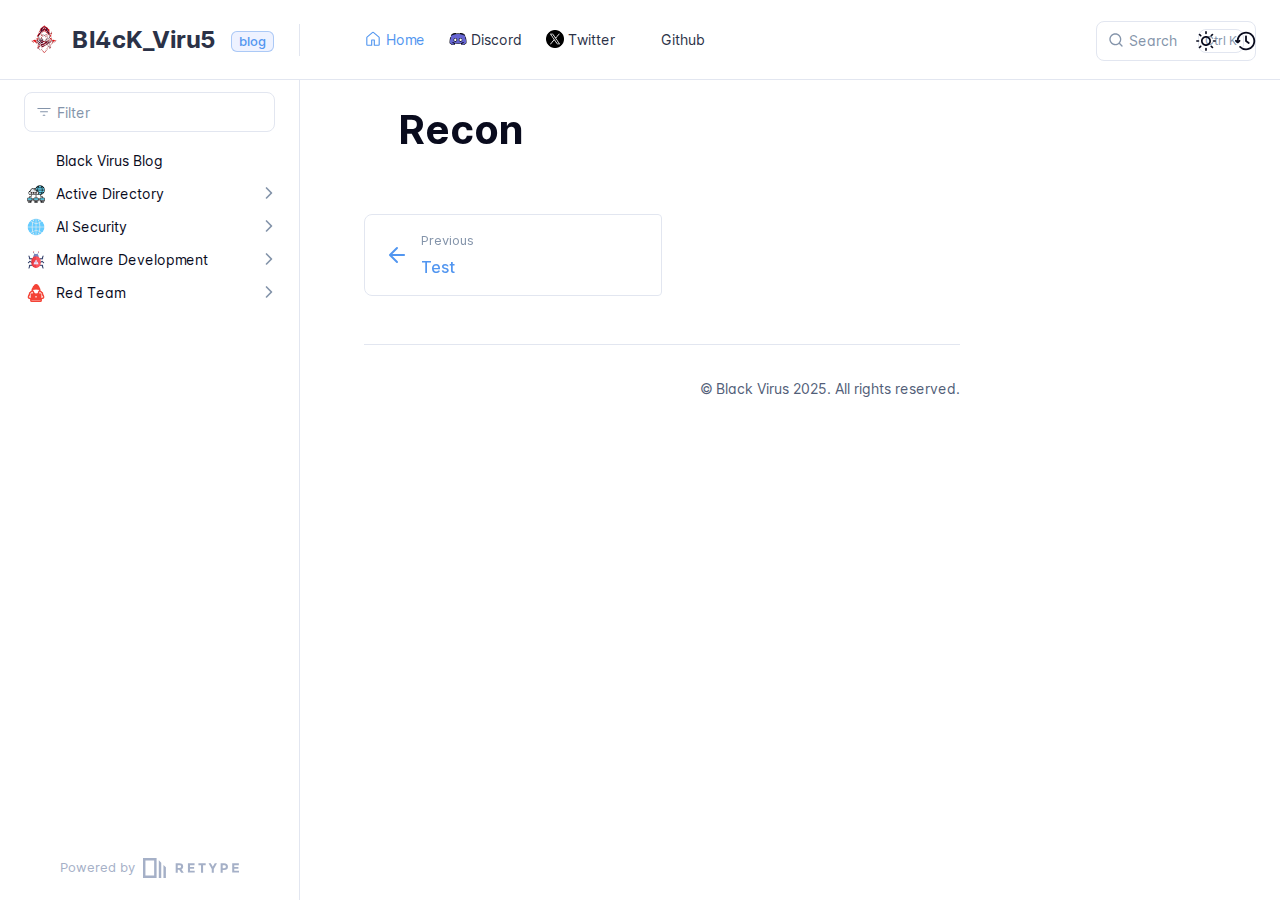
<file: web-security-bug-bounty/recon/index.html>
<!DOCTYPE html>
<html lang="en" class="h-full">
<head>
    <meta charset="UTF-8">
    <meta name="viewport" content="width=device-width,initial-scale=1">
    <meta name="turbo-cache-control" content="no-cache" data-turbo-track="reload" data-track-token="3.11.0.810300981002">

    <!-- See retype.com -->
    <meta name="generator" content="Retype 3.11.0">

    <!-- Primary Meta Tags -->
    <title>Recon</title>
    <meta name="title" content="Recon">

    <!-- Canonical -->
    <link rel="canonical" href="/web-security-bug-bounty/recon/">

    <!-- Open Graph / Facebook -->
    <meta property="og:type" content="website">
    <meta property="og:url" content="/web-security-bug-bounty/recon/">
    <meta property="og:title" content="Recon">

    <!-- Twitter -->
    <meta property="twitter:card" content="summary_large_image">
    <meta property="twitter:url" content="/web-security-bug-bounty/recon/">
    <meta property="twitter:title" content="Recon">

    <script data-cfasync="false">(function(){var cl=document.documentElement.classList,ls=localStorage.getItem("retype_scheme"),hd=cl.contains("dark"),hl=cl.contains("light"),wm=window.matchMedia&&window.matchMedia("(prefers-color-scheme: dark)").matches;if(ls==="dark"||(!ls&&wm&&!hd&&!hl)){cl.remove("light");cl.add("dark")}else if(ls==="light"||(!ls&&!wm&&!hd&&!hl)){cl.remove("dark");cl.add("light")}})();</script>

    <link href="../../resources/css/retype.css?v=3.11.0.810300981002" rel="stylesheet">

    <script data-cfasync="false" src="../../resources/js/config.js?v=3.11.0.810300981002" data-turbo-eval="false" defer></script>
    <script data-cfasync="false" src="../../resources/js/retype.js?v=3.11.0" data-turbo-eval="false" defer></script>
    <script id="lunr-js" data-cfasync="false" src="../../resources/js/lunr.js?v=3.11.0.810300981002" data-turbo-eval="false" defer></script>
</head>
<body>
    <div id="retype-app" class="relative text-base antialiased text-base-text bg-base-bg font-body">
        <div class="absolute bottom-0 left-0" style="top: 5rem; right: 50%"></div>
    
        <header id="retype-header" class="sticky top-0 z-30 flex w-full h-16 bg-header-bg border-b border-header-border md:h-20">
            <div class="container relative flex items-center justify-between pr-6 grow md:justify-start">
                <!-- Mobile menu button skeleton -->
                <button v-cloak class="skeleton retype-mobile-menu-button flex items-center justify-center shrink-0 overflow-hidden dark:text-white focus:outline-none rounded-full w-10 h-10 ml-3.5 md:hidden"><svg xmlns="http://www.w3.org/2000/svg" class="mb-px shrink-0" width="24" height="24" viewBox="0 0 24 24" role="presentation" style="margin-bottom: 0px;"><g fill="currentColor"><path d="M2 4h20v2H2zM2 11h20v2H2zM2 18h20v2H2z"></path></g></svg></button>
                <div v-cloak id="retype-sidebar-left-toggle-button"></div>
        
                <!-- Logo -->
                <div class="flex items-center justify-between h-full py-2 md:w-75">
                    <div class="flex items-center px-2 md:px-6">
                        <a id="retype-branding-logo" href="../../" class="flex items-center leading-snug text-2xl">
                            <span class="w-10 mr-2 grow-0 shrink-0 overflow-hidden">
                                <img class="max-h-10 dark:hidden md:inline-block" src="../../static/logo.png">
                                <img class="max-h-10 hidden dark:inline-block" src="../../static/logo.png">
                            </span>
                            <span class="dark:text-white font-bold line-clamp-1 md:line-clamp-2">Bl4cK_Viru5</span>
                        </a><span id="retype-branding-label" class="inline-flex mt-1 px-2 py-1 ml-4 text-xs font-medium leading-none items-center rounded-md bg-branding-label-bg text-branding-label-text ring-1 ring-branding-label-border ring-inset md:inline-block">blog</span>
                    </div>
        
                    <span class="hidden h-8 border-r md:inline-block border-base-border"></span>
                </div>
        
                <div class="flex justify-between md:grow">
                    <!-- Top Nav -->
                    <nav id="retype-header-nav" class="hidden md:flex">
                        <ul class="flex flex-col mb-4 md:pl-16 md:mb-0 md:flex-row md:items-center">
                            <li class="mr-6">
                                <a class="py-2 md:mb-0 inline-flex items-center text-sm whitespace-nowrap transition-colors duration-200 ease-linear md:text-header-text font-header-text-weight hover:text-header-text-hover" href="https://retype.com/guides/getting-started/">
                                    <svg xmlns="http://www.w3.org/2000/svg" class="mb-px mr-1" width="18" height="18" viewBox="0 0 24 24" role="presentation">
                                        <g fill="currentColor">
                                            <path d="M11.03 2.59a1.501 1.501 0 0 1 1.94 0l7.5 6.363a1.5 1.5 0 0 1 .53 1.144V19.5a1.5 1.5 0 0 1-1.5 1.5h-5.75a.75.75 0 0 1-.75-.75V14h-2v6.25a.75.75 0 0 1-.75.75H4.5A1.5 1.5 0 0 1 3 19.5v-9.403c0-.44.194-.859.53-1.144ZM12 3.734l-7.5 6.363V19.5h5v-6.25a.75.75 0 0 1 .75-.75h3.5a.75.75 0 0 1 .75.75v6.25h5v-9.403Z"/>
                                        </g>
                                    </svg>
                                    <span>Home</span>
                                </a>
                            </li>
                            <li class="mr-6">
                                <a class="py-2 md:mb-0 inline-flex items-center text-sm whitespace-nowrap transition-colors duration-200 ease-linear md:text-header-tex font-header-text-weight hover:text-header-text-hover" href="https://retype.com/guides/getting-started/">
                                    <img class="mb-px mr-1" width="18" alt="" src="../../static/discord.png">
                                    <span>Discord</span>
                                </a>
                            </li>
                            <li class="mr-6">
                                <a class="py-2 md:mb-0 inline-flex items-center text-sm whitespace-nowrap transition-colors duration-200 ease-linear md:text-header-tex font-header-text-weight hover:text-header-text-hover" href="https://retype.com/guides/getting-started/">
                                    <img class="mb-px mr-1" width="18" alt="" src="../../static/twitter.png">
                                    <span>Twitter</span>
                                </a>
                            </li>
                            <li class="mr-6">
                                <a class="py-2 md:mb-0 inline-flex items-center text-sm whitespace-nowrap transition-colors duration-200 ease-linear md:text-header-tex font-header-text-weight hover:text-header-text-hover" href="https://retype.com/guides/getting-started/">
                                    <img class="mb-px mr-1" width="18" alt="" src="../../static/github.png">
                                    <span>Github</span>
                                </a>
                            </li>
        
                        </ul>
                    </nav>
        
                    <!-- Header Right Skeleton -->
                    <div v-cloak class="flex justify-end grow skeleton">
        
                        <!-- Search input mock -->
                        <div class="relative hidden w-40 lg:block lg:max-w-sm lg:ml-auto">
                            <div class="absolute flex items-center justify-center h-full pl-3 dark:text-dark-300">
                                <svg xmlns="http://www.w3.org/2000/svg" class="icon-base" width="16" height="16" viewBox="0 0 24 24" aria-labelledby="icon" role="presentation" style="margin-bottom: 1px;"><g fill="currentColor" ><path d="M21.71 20.29l-3.68-3.68A8.963 8.963 0 0020 11c0-4.96-4.04-9-9-9s-9 4.04-9 9 4.04 9 9 9c2.12 0 4.07-.74 5.61-1.97l3.68 3.68c.2.19.45.29.71.29s.51-.1.71-.29c.39-.39.39-1.03 0-1.42zM4 11c0-3.86 3.14-7 7-7s7 3.14 7 7c0 1.92-.78 3.66-2.04 4.93-.01.01-.02.01-.02.01-.01.01-.01.01-.01.02A6.98 6.98 0 0111 18c-3.86 0-7-3.14-7-7z" ></path></g></svg>
                            </div>
                            <input class="w-full h-10 placeholder-search-placeholder transition-colors duration-200 ease-in bg-search-bg border border-transparent rounded md:text-sm hover:border-search-border-hover focus:outline-none focus:border-search-border-focus" style="padding: 0.625rem 0.75rem 0.625rem 2rem" type="text" placeholder="Search">
                        </div>
        
                        <!-- Mobile search button -->
                        <div class="flex items-center justify-center w-10 h-10 lg:hidden">
                            <svg xmlns="http://www.w3.org/2000/svg" class="shrink-0 icon-base" width="20" height="20" viewBox="0 0 24 24" aria-labelledby="icon" role="presentation" style="margin-bottom: 0px;"><g fill="currentColor" ><path d="M21.71 20.29l-3.68-3.68A8.963 8.963 0 0020 11c0-4.96-4.04-9-9-9s-9 4.04-9 9 4.04 9 9 9c2.12 0 4.07-.74 5.61-1.97l3.68 3.68c.2.19.45.29.71.29s.51-.1.71-.29c.39-.39.39-1.03 0-1.42zM4 11c0-3.86 3.14-7 7-7s7 3.14 7 7c0 1.92-.78 3.66-2.04 4.93-.01.01-.02.01-.02.01-.01.01-.01.01-.01.02A6.98 6.98 0 0111 18c-3.86 0-7-3.14-7-7z" ></path></g></svg>
                        </div>
        
                        <!-- Dark mode switch placeholder -->
                        <div class="w-10 h-10 lg:ml-2"></div>
        
                        <!-- History button -->
                        <div class="flex items-center justify-center w-10 h-10" style="margin-right: -0.625rem;">
                            <svg xmlns="http://www.w3.org/2000/svg" class="shrink-0 icon-base" width="22" height="22" viewBox="0 0 24 24" aria-labelledby="icon" role="presentation" style="margin-bottom: 0px;"><g fill="currentColor" ><g ><path d="M12.01 6.01c-.55 0-1 .45-1 1V12a1 1 0 00.4.8l3 2.22a.985.985 0 001.39-.2.996.996 0 00-.21-1.4l-2.6-1.92V7.01c.02-.55-.43-1-.98-1z"></path><path d="M12.01 1.91c-5.33 0-9.69 4.16-10.05 9.4l-.29-.26a.997.997 0 10-1.34 1.48l1.97 1.79c.19.17.43.26.67.26s.48-.09.67-.26l1.97-1.79a.997.997 0 10-1.34-1.48l-.31.28c.34-4.14 3.82-7.41 8.05-7.41 4.46 0 8.08 3.63 8.08 8.09s-3.63 8.08-8.08 8.08c-2.18 0-4.22-.85-5.75-2.4a.996.996 0 10-1.42 1.4 10.02 10.02 0 007.17 2.99c5.56 0 10.08-4.52 10.08-10.08.01-5.56-4.52-10.09-10.08-10.09z"></path></g></g></svg>
                        </div>
                    </div>
        
                    <div v-cloak class="flex justify-end grow">
                        <div id="retype-mobile-search-button"></div>
                        <doc-search-desktop></doc-search-desktop>
        
                        <doc-theme-switch class="lg:ml-2"></doc-theme-switch>
                        <doc-history></doc-history>
                    </div>
                </div>
            </div>
        </header>
    
    
        <div id="retype-container" class="container relative flex bg-white">
            <!-- Sidebar Skeleton -->
            <div v-cloak class="fixed flex flex-col shrink-0 duration-300 ease-in-out bg-sidebar-left-bg border-sidebar-left-border sidebar top-20 w-75 border-r h-screen md:sticky transition-transform skeleton">
            
                <div class="flex items-center h-16 px-6">
                    <input class="w-full h-8 px-3 py-2 transition-colors duration-200 ease-linear bg-filter-bg border border-filter-border rounded shadow-none text-sm focus:outline-none focus:border-filter-border-focus" type="text" placeholder="Filter">
                </div>
            
                <div class="pl-6 mt-1 mb-4">
                    <div class="w-32 h-3 mb-4 bg-skeleton-bg rounded-full loading"></div>
                    <div class="w-48 h-3 mb-4 bg-skeleton-bg rounded-full loading"></div>
                    <div class="w-40 h-3 mb-4 bg-skeleton-bg rounded-full loading"></div>
                    <div class="w-32 h-3 mb-4 bg-skeleton-bg rounded-full loading"></div>
                    <div class="w-48 h-3 mb-4 bg-skeleton-bg rounded-full loading"></div>
                    <div class="w-40 h-3 mb-4 bg-skeleton-bg rounded-full loading"></div>
                </div>
            
                <div class="shrink-0 mt-auto bg-transparent dark:border-base-border">
                    <a class="flex items-center justify-center flex-nowrap h-16 text-gray-350 dark:text-dark-400 hover:text-gray-600 dark:hover:text-dark-300 transition-colors duration-150 ease-in docs-powered-by" target="_blank" href="https://retype.com/" rel="noopener">
                        <span class="text-xs whitespace-nowrap">Powered by</span>
                        <svg xmlns="http://www.w3.org/2000/svg" class="ml-2" fill="currentColor" width="96" height="20" overflow="visible"><path d="M0 0v20h13.59V0H0zm11.15 17.54H2.44V2.46h8.71v15.08zM15.8 20h2.44V4.67L15.8 2.22zM20.45 6.89V20h2.44V9.34z"/><g><path d="M40.16 8.44c0 1.49-.59 2.45-1.75 2.88l2.34 3.32h-2.53l-2.04-2.96h-1.43v2.96h-2.06V5.36h3.5c1.43 0 2.46.24 3.07.73s.9 1.27.9 2.35zm-2.48 1.1c.26-.23.38-.59.38-1.09 0-.5-.13-.84-.4-1.03s-.73-.28-1.39-.28h-1.54v2.75h1.5c.72 0 1.2-.12 1.45-.35zM51.56 5.36V7.2h-4.59v1.91h4.13v1.76h-4.13v1.92h4.74v1.83h-6.79V5.36h6.64zM60.09 7.15v7.48h-2.06V7.15h-2.61V5.36h7.28v1.79h-2.61zM70.81 14.64h-2.06v-3.66l-3.19-5.61h2.23l1.99 3.45 1.99-3.45H74l-3.19 5.61v3.66zM83.99 6.19c.65.55.97 1.4.97 2.55s-.33 1.98-1 2.51-1.68.8-3.04.8h-1.23v2.59h-2.06V5.36h3.26c1.42 0 2.45.28 3.1.83zm-1.51 3.65c.25-.28.37-.69.37-1.22s-.16-.92-.48-1.14c-.32-.23-.82-.34-1.5-.34H79.7v3.12h1.38c.68 0 1.15-.14 1.4-.42zM95.85 5.36V7.2h-4.59v1.91h4.13v1.76h-4.13v1.92H96v1.83h-6.79V5.36h6.64z"/></g></svg>
                    </a>
                </div>
            </div>
            
            <!-- Sidebar component -->
            <doc-sidebar v-cloak>
                <template #sidebar-footer>
                    <div class="shrink-0 mt-auto border-t md:bg-transparent md:border-none dark:border-base-border">
            
                        <div class="py-3 px-6 md:hidden border-b dark:border-base-border">
                            <nav>
                                <ul class="flex flex-wrap justify-center items-center">
                                    <li class="mr-6">
                                        <a class="block py-1 inline-flex items-center text-sm whitespace-nowrap transition-colors duration-200 ease-linear md:text-header-text font-header-text-weight hover:text-header-text-hover" href="https://retype.com/guides/getting-started/">
                                            <svg xmlns="http://www.w3.org/2000/svg" class="mb-px mr-1" width="18" height="18" viewBox="0 0 24 24" role="presentation">
                                                <g fill="currentColor">
                                                    <path d="M11.03 2.59a1.501 1.501 0 0 1 1.94 0l7.5 6.363a1.5 1.5 0 0 1 .53 1.144V19.5a1.5 1.5 0 0 1-1.5 1.5h-5.75a.75.75 0 0 1-.75-.75V14h-2v6.25a.75.75 0 0 1-.75.75H4.5A1.5 1.5 0 0 1 3 19.5v-9.403c0-.44.194-.859.53-1.144ZM12 3.734l-7.5 6.363V19.5h5v-6.25a.75.75 0 0 1 .75-.75h3.5a.75.75 0 0 1 .75.75v6.25h5v-9.403Z"/>
                                                </g>
                                            </svg>
                                            <span>Home</span>
                                        </a>
                                    </li>
                                    <li class="mr-6">
                                        <a class="block py-1 inline-flex items-center text-sm whitespace-nowrap transition-colors duration-200 ease-linear md:text-header-tex font-header-text-weight hover:text-header-text-hover" href="https://retype.com/guides/getting-started/">
                                            <img class="mb-px mr-1" width="18" alt="" src="../../static/discord.png">
                                            <span>Discord</span>
                                        </a>
                                    </li>
                                    <li class="mr-6">
                                        <a class="block py-1 inline-flex items-center text-sm whitespace-nowrap transition-colors duration-200 ease-linear md:text-header-tex font-header-text-weight hover:text-header-text-hover" href="https://retype.com/guides/getting-started/">
                                            <img class="mb-px mr-1" width="18" alt="" src="../../static/twitter.png">
                                            <span>Twitter</span>
                                        </a>
                                    </li>
                                    <li class="mr-6">
                                        <a class="block py-1 inline-flex items-center text-sm whitespace-nowrap transition-colors duration-200 ease-linear md:text-header-tex font-header-text-weight hover:text-header-text-hover" href="https://retype.com/guides/getting-started/">
                                            <img class="mb-px mr-1" width="18" alt="" src="../../static/github.png">
                                            <span>Github</span>
                                        </a>
                                    </li>
            
                                </ul>
                            </nav>
                        </div>
            
                        <a class="flex items-center justify-center flex-nowrap h-16 text-gray-350 dark:text-dark-400 hover:text-gray-600 dark:hover:text-dark-300 transition-colors duration-150 ease-in docs-powered-by" target="_blank" href="https://retype.com/" rel="noopener">
                            <span class="text-xs whitespace-nowrap">Powered by</span>
                            <svg xmlns="http://www.w3.org/2000/svg" class="ml-2" fill="currentColor" width="96" height="20" overflow="visible"><path d="M0 0v20h13.59V0H0zm11.15 17.54H2.44V2.46h8.71v15.08zM15.8 20h2.44V4.67L15.8 2.22zM20.45 6.89V20h2.44V9.34z"/><g><path d="M40.16 8.44c0 1.49-.59 2.45-1.75 2.88l2.34 3.32h-2.53l-2.04-2.96h-1.43v2.96h-2.06V5.36h3.5c1.43 0 2.46.24 3.07.73s.9 1.27.9 2.35zm-2.48 1.1c.26-.23.38-.59.38-1.09 0-.5-.13-.84-.4-1.03s-.73-.28-1.39-.28h-1.54v2.75h1.5c.72 0 1.2-.12 1.45-.35zM51.56 5.36V7.2h-4.59v1.91h4.13v1.76h-4.13v1.92h4.74v1.83h-6.79V5.36h6.64zM60.09 7.15v7.48h-2.06V7.15h-2.61V5.36h7.28v1.79h-2.61zM70.81 14.64h-2.06v-3.66l-3.19-5.61h2.23l1.99 3.45 1.99-3.45H74l-3.19 5.61v3.66zM83.99 6.19c.65.55.97 1.4.97 2.55s-.33 1.98-1 2.51-1.68.8-3.04.8h-1.23v2.59h-2.06V5.36h3.26c1.42 0 2.45.28 3.1.83zm-1.51 3.65c.25-.28.37-.69.37-1.22s-.16-.92-.48-1.14c-.32-.23-.82-.34-1.5-.34H79.7v3.12h1.38c.68 0 1.15-.14 1.4-.42zM95.85 5.36V7.2h-4.59v1.91h4.13v1.76h-4.13v1.92H96v1.83h-6.79V5.36h6.64z"/></g></svg>
                        </a>
                    </div>
                </template>
            </doc-sidebar>
    
            <div class="grow min-w-0 bg-body-bg">
                <!-- Render "toolbar" template here on api pages --><!-- Render page content -->
                <div class="flex">
                    <div id="retype-main" class="min-w-0 p-4 grow md:px-16">
                        <main class="relative pb-12 lg:pt-2">
                            <div class="retype-markdown" id="retype-content">
                                <!-- Rendered if sidebar right is enabled -->
                                <div id="retype-sidebar-right-toggle"></div>
                                <!-- Page content  -->
<doc-anchor-target id="recon" class="break-words">
    <h1>
        <doc-anchor-trigger class="header-anchor-trigger" to="#recon">#</doc-anchor-trigger>
        <span>Recon</span>
    </h1>
</doc-anchor-target>

                                
                                <!-- Required only on API pages -->
                                <doc-toolbar-member-filter-no-results></doc-toolbar-member-filter-no-results>
                            </div>
                            <footer id="retype-content-footer" class="clear-both">
                            
                                <nav id="retype-nextprev" class="print:hidden flex mt-14">
                                    <div class="w-1/2">
                                        <a class="px-5 py-4 h-full flex items-center break-normal font-medium text-body-link border border-base-border hover:border-base-border-hover rounded-r rounded-l-lg transition-colors duration-150 relative hover:z-5" href="../../red-team-/c2/test/">
                                            <svg xmlns="http://www.w3.org/2000/svg" class="mr-3" width="24" height="24" viewBox="0 0 24 24" fill="currentColor" overflow="visible"><path d="M19 11H7.41l5.29-5.29a.996.996 0 10-1.41-1.41l-7 7a1 1 0 000 1.42l7 7a1.024 1.024 0 001.42-.01.996.996 0 000-1.41L7.41 13H19c.55 0 1-.45 1-1s-.45-1-1-1z" /><path fill="none" d="M0 0h24v24H0z" /></svg>
                                            <span>
                                                <span class="block text-xs font-normal text-base-text-muted">Previous</span>
                                                <span class="block mt-1">Test</span>
                                            </span>
                                        </a>
                                    </div>
                            
                                    <div class="w-1/2">
                                    </div>
                                </nav>
                            </footer>
                        </main>
                
                        <div id="retype-page-footer" class="print:border-none border-t border-base-border pt-6 mb-8">
                            <footer class="flex flex-wrap items-center justify-between print:justify-center">
                                <div id="retype-footer-links" class="print:hidden">
                                    <ul class="flex flex-wrap items-center text-sm">
                                    </ul>
                                </div>
                                <div id="retype-copyright" class="print:justify-center py-2 text-footer-text font-footer-link-weight text-sm leading-relaxed"><p>© Black Virus 2025. All rights reserved.</p></div>
                            </footer>
                        </div>
                    </div>
                
                    <!-- Rendered if sidebar right is enabled -->
                    <!-- Sidebar right skeleton-->
                    <div v-cloak class="fixed top-0 bottom-0 right-0 translate-x-full bg-sidebar-right-bg border-sidebar-right-border lg:sticky lg:border-l lg:shrink-0 lg:pt-6 lg:transform-none sm:w-1/2 lg:w-64 lg:z-0 md:w-104 sidebar-right skeleton">
                        <div class="pl-5">
                            <div class="w-32 h-3 mb-4 bg-skeleton-bg rounded-full loading"></div>
                            <div class="w-48 h-3 mb-4 bg-skeleton-bg rounded-full loading"></div>
                            <div class="w-40 h-3 mb-4 bg-skeleton-bg rounded-full loading"></div>
                        </div>
                    </div>
                
                    <!-- User should be able to hide sidebar right -->
                    <doc-sidebar-right v-cloak></doc-sidebar-right>
                </div>

            </div>
        </div>
    
        <doc-search-mobile></doc-search-mobile>
        <doc-back-to-top></doc-back-to-top>
    </div>


    <div id="retype-overlay-target"></div>

    <script data-cfasync="false">window.__DOCS__ = { "title": "Recon", level: 2, icon: "file", hasPrism: false, hasMermaid: false, hasMath: false, tocDepth: 23 }</script>
</body>
</html>
</file>
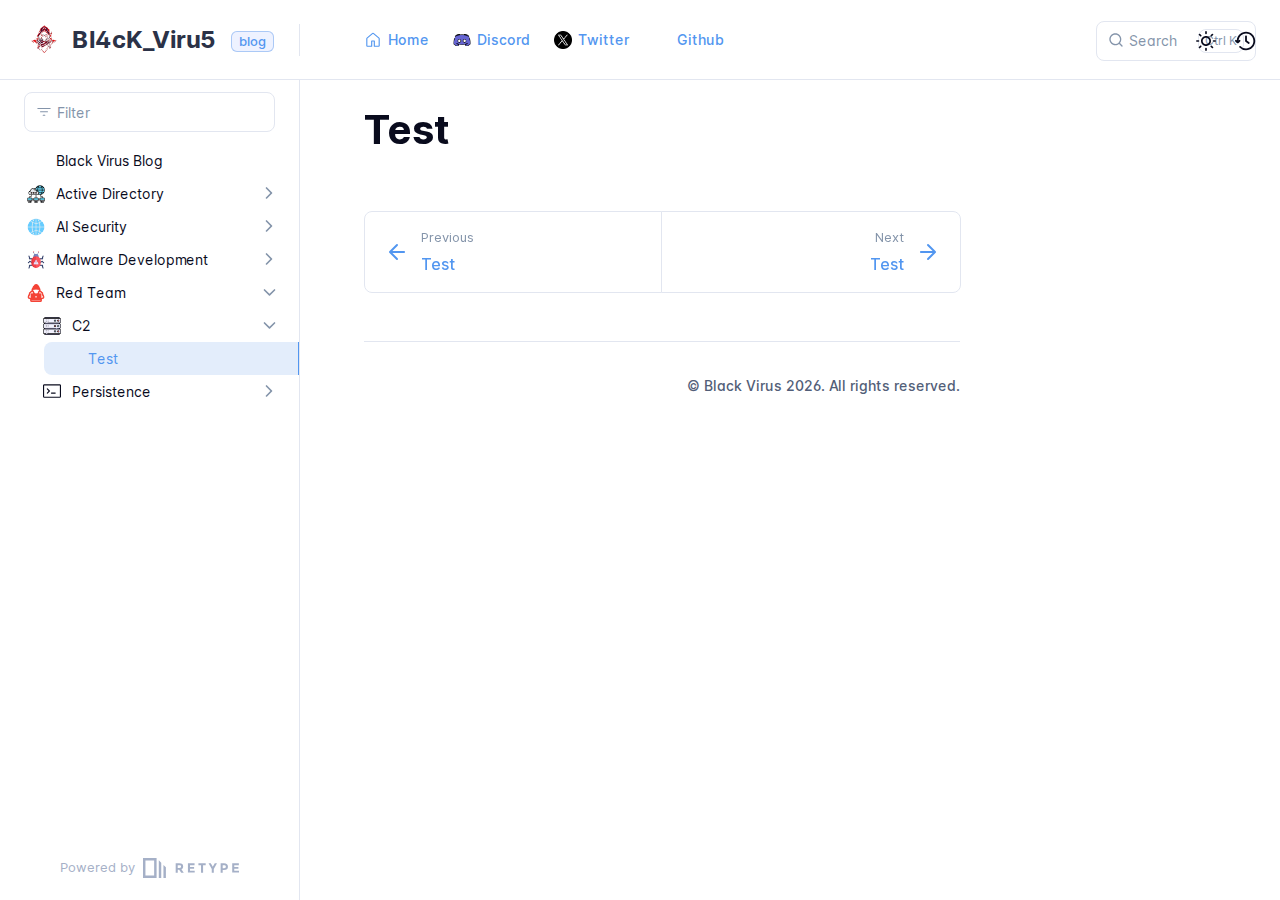
<file: red-team-/c2/test/index.html>
<!DOCTYPE html>
<html lang="en" class="h-full">
<head>
    <meta charset="UTF-8">
    <meta name="viewport" content="width=device-width,initial-scale=1">
    <meta name="color-scheme" content="light dark">
    <meta name="turbo-cache-control" content="no-cache" data-turbo-track="reload" data-track-token="4.4.0.828124419671">

    <!-- See retype.com -->
    <meta name="generator" content="Retype 4.4.0">

    <!-- Primary Meta Tags -->
    <title>Test</title>
    <meta name="title" content="Test">

    <!-- Canonical -->
    <link rel="canonical" href="https://blackvirus-blog.pages.dev/red-team-/c2/test/">

    <!-- Open Graph -->
    <meta property="og:type" content="website">
    <meta property="og:url" content="https://blackvirus-blog.pages.dev/red-team-/c2/test/">
    <meta property="og:title" content="Test">
    <meta property="og:site_name" content="Bl4cK_Viru5">
    <meta property="og:locale" content="en_US">

    <!-- Twitter -->
    <meta name="twitter:card" content="summary_large_image">
    <meta name="twitter:url" content="https://blackvirus-blog.pages.dev/red-team-/c2/test/">
    <meta name="twitter:title" content="Test">

    <script data-cfasync="false">(function(){var cl=document.documentElement.classList,ls=localStorage.getItem("retype_scheme"),hd=cl.contains("dark"),hl=cl.contains("light"),wm=window.matchMedia&&window.matchMedia("(prefers-color-scheme: dark)").matches;if(ls==="dark"||(!ls&&wm&&!hd&&!hl)){cl.remove("light");cl.add("dark")}else if(ls==="light"||(!ls&&!wm&&!hd&&!hl)){cl.remove("dark");cl.add("light")}})();</script>

    <link href="../../../resources/css/retype.css?v=4.4.0.828124419671" rel="stylesheet">

    <script data-cfasync="false" src="../../../resources/js/config.js?v=4.4.0.828124419671" data-turbo-eval="false" defer></script>
    <script data-cfasync="false" src="../../../resources/js/retype.js?v=4.4.0" data-turbo-eval="false" defer></script>
    <script id="lunr-js" data-cfasync="false" src="../../../resources/js/lunr.js?v=4.4.0.828124419671" data-turbo-eval="false" defer></script>
</head>
<body>
    <div id="retype-app" class="relative text-base antialiased text-base-text bg-base-bg font-body">
    <div class="absolute bottom-0 left-0" style="top: 5rem; right: 50%"></div>

    <header id="retype-header" class="sticky top-0 z-30 flex w-full h-16 bg-header-bg border-b border-header-border md:h-20">
        <div class="container relative flex items-center justify-between pr-6 grow md:justify-start">
            <!-- Mobile menu button skeleton -->
            <button v-cloak class="skeleton retype-mobile-menu-button flex items-center justify-center shrink-0 overflow-hidden dark:text-white focus:outline-hidden rounded-full w-10 h-10 ml-3.5 md:hidden"><svg xmlns="http://www.w3.org/2000/svg" class="mb-px shrink-0" width="24" height="24" viewBox="0 0 24 24" role="presentation" style="margin-bottom: 0px;"><g fill="currentColor"><path d="M2 4h20v2H2zM2 11h20v2H2zM2 18h20v2H2z"></path></g></svg></button>
            <div v-cloak id="retype-sidebar-left-toggle-button"></div>
    
            <!-- Logo -->
            <div class="flex items-center justify-between h-full py-2 md:w-75">
                <div class="flex items-center px-2 md:px-6">
                    <a id="retype-branding-logo" href="https://blackvirus-blog.pages.dev/" class="flex items-center leading-snug text-2xl">
                        <span class="w-10 mr-2 grow-0 shrink-0 overflow-hidden">
                            <img class="max-h-10 md:inline-block" src="../../../static/logo.png" alt="" width="40" height="40">
                        </span>
                        <span class="dark:text-white font-bold line-clamp-1 md:line-clamp-2">Bl4cK_Viru5</span>
                    </a><span id="retype-branding-label" class="inline-flex mt-1 px-2 py-1 ml-4 text-xs font-medium leading-none items-center rounded-md bg-branding-label-bg text-branding-label-text ring-1 ring-branding-label-border ring-inset md:inline-block">blog</span>
                </div>
    
                <span class="hidden h-8 border-r md:inline-block border-base-border"></span>
            </div>
    
            <div class="flex justify-between md:grow">
                <!-- Top Nav -->
                <nav id="retype-header-nav" class="hidden md:flex">
                    <ul class="flex flex-col mb-4 md:pl-16 md:mb-0 md:flex-row md:items-center">
                        <li class="mr-6">
                            <a class="py-2 md:mb-0 inline-flex items-center text-sm whitespace-nowrap transition-colors duration-200 ease-linear md:text-header-text font-header-text hover:text-header-text-hover" href="https://blackvirus.pages.dev/">
                                <svg xmlns="http://www.w3.org/2000/svg" class="block shrink-0 mr-1.5" width="18" height="18" viewBox="0 0 24 24" fill="currentColor" aria-hidden="true" focusable="false">
                                    <path d="M11.03 2.59a1.501 1.501 0 0 1 1.94 0l7.5 6.363a1.5 1.5 0 0 1 .53 1.144V19.5a1.5 1.5 0 0 1-1.5 1.5h-5.75a.75.75 0 0 1-.75-.75V14h-2v6.25a.75.75 0 0 1-.75.75H4.5A1.5 1.5 0 0 1 3 19.5v-9.403c0-.44.194-.859.53-1.144ZM12 3.734l-7.5 6.363V19.5h5v-6.25a.75.75 0 0 1 .75-.75h3.5a.75.75 0 0 1 .75.75v6.25h5v-9.403Z"/>
                                </svg>
                                <span>Home</span>
                            </a>
                        </li>
                        <li class="mr-6">
                            <a class="py-2 md:mb-0 inline-flex items-center text-sm whitespace-nowrap transition-colors duration-200 ease-linear md:text-header-text font-header-text hover:text-header-text-hover" href="https://discord.gg/2KsMBbCN">
                                <img class="block shrink-0 mr-1.5" width="18" height="18" alt="" aria-hidden="true" src="../../../static/discord.png">
                                <span>Discord</span>
                            </a>
                        </li>
                        <li class="mr-6">
                            <a class="py-2 md:mb-0 inline-flex items-center text-sm whitespace-nowrap transition-colors duration-200 ease-linear md:text-header-text font-header-text hover:text-header-text-hover" href="https://x.com/Yazeed_oliwah">
                                <img class="block shrink-0 mr-1.5" width="18" height="18" alt="" aria-hidden="true" src="../../../static/twitter.png">
                                <span>Twitter</span>
                            </a>
                        </li>
                        <li class="mr-6">
                            <a class="py-2 md:mb-0 inline-flex items-center text-sm whitespace-nowrap transition-colors duration-200 ease-linear md:text-header-text font-header-text hover:text-header-text-hover" href="https://github.com/YazeedOliwah">
                                <img class="block shrink-0 mr-1.5" width="18" height="18" alt="" aria-hidden="true" src="../../../static/github.png">
                                <span>Github</span>
                            </a>
                        </li>
    
                    </ul>
                </nav>
    
                <div v-cloak class="flex justify-end grow">
                    <div id="retype-mobile-search-button"></div>
                    <doc-search-desktop></doc-search-desktop>
    
                    <doc-theme-switch class="lg:ml-2"></doc-theme-switch>
                    <doc-history></doc-history>
                </div>
            </div>
        </div>
    </header>


    <div id="retype-container" class="container relative flex bg-white">
        <!-- Sidebar Skeleton -->
        <div v-cloak class="fixed flex flex-col shrink-0 duration-300 ease-in-out bg-sidebar-left-bg border-sidebar-left-border sidebar top-20 w-75 border-r h-screen md:sticky transition-transform skeleton">
        
            <div class="flex items-center h-16 px-6">
                <input id="retype-filter-input-mock" class="w-full h-10 pl-8 px-3 py-2 transition-colors duration-200 ease-linear bg-filter-bg border border-filter-border rounded-lg shadow-none md:text-sm hover:border-filter-border-hover focus:outline-hidden focus:border-filter-border-focus placeholder-filter-placeholder" type="text">
            </div>
        
            <div class="pl-6 mt-1 mb-4">
                <div class="w-32 h-3 mb-4 bg-skeleton-bg rounded-full loading"></div>
                <div class="w-48 h-3 mb-4 bg-skeleton-bg rounded-full loading"></div>
                <div class="w-40 h-3 mb-4 bg-skeleton-bg rounded-full loading"></div>
                <div class="w-32 h-3 mb-4 bg-skeleton-bg rounded-full loading"></div>
                <div class="w-48 h-3 mb-4 bg-skeleton-bg rounded-full loading"></div>
                <div class="w-40 h-3 mb-4 bg-skeleton-bg rounded-full loading"></div>
            </div>
        
            <div class="shrink-0 mt-auto bg-transparent dark:border-base-border">
                <a class="flex items-center justify-center flex-nowrap h-16 text-gray-350 dark:text-dark-400 hover:text-gray-600 dark:hover:text-dark-300 transition-colors duration-150 ease-in docs-powered-by" target="_blank" href="https://retype.com/" rel="noopener">
                    <span class="text-xs whitespace-nowrap">Powered by</span>
                    <svg xmlns="http://www.w3.org/2000/svg" class="ml-2" fill="currentColor" width="96" height="20" overflow="visible"><path d="M0 0v20h13.59V0H0zm11.15 17.54H2.44V2.46h8.71v15.08zM15.8 20h2.44V4.67L15.8 2.22zM20.45 6.89V20h2.44V9.34z"/><g><path d="M40.16 8.44c0 1.49-.59 2.45-1.75 2.88l2.34 3.32h-2.53l-2.04-2.96h-1.43v2.96h-2.06V5.36h3.5c1.43 0 2.46.24 3.07.73s.9 1.27.9 2.35zm-2.48 1.1c.26-.23.38-.59.38-1.09 0-.5-.13-.84-.4-1.03s-.73-.28-1.39-.28h-1.54v2.75h1.5c.72 0 1.2-.12 1.45-.35zM51.56 5.36V7.2h-4.59v1.91h4.13v1.76h-4.13v1.92h4.74v1.83h-6.79V5.36h6.64zM60.09 7.15v7.48h-2.06V7.15h-2.61V5.36h7.28v1.79h-2.61zM70.81 14.64h-2.06v-3.66l-3.19-5.61h2.23l1.99 3.45 1.99-3.45H74l-3.19 5.61v3.66zM83.99 6.19c.65.55.97 1.4.97 2.55s-.33 1.98-1 2.51-1.68.8-3.04.8h-1.23v2.59h-2.06V5.36h3.26c1.42 0 2.45.28 3.1.83zm-1.51 3.65c.25-.28.37-.69.37-1.22s-.16-.92-.48-1.14c-.32-.23-.82-.34-1.5-.34H79.7v3.12h1.38c.68 0 1.15-.14 1.4-.42zM95.85 5.36V7.2h-4.59v1.91h4.13v1.76h-4.13v1.92H96v1.83h-6.79V5.36h6.64z"/></g></svg>
                </a>
            </div>
        </div>
        
        <!-- Sidebar component -->
        <doc-sidebar v-cloak>
            <template #sidebar-footer>
                <div class="shrink-0 mt-auto border-t md:bg-transparent md:border-none dark:border-base-border">
        
                    <div class="py-3 px-6 md:hidden border-b dark:border-base-border">
                        <nav>
                            <ul class="flex flex-wrap justify-center items-center">
                                <li class="mr-6">
                                    <a class="block py-1 inline-flex items-center text-sm whitespace-nowrap transition-colors duration-200 ease-linear md:text-header-text font-header-text hover:text-header-text-hover" href="https://blackvirus.pages.dev/">
                                        <svg xmlns="http://www.w3.org/2000/svg" class="block shrink-0 mr-1.5" width="18" height="18" viewBox="0 0 24 24" fill="currentColor" aria-hidden="true" focusable="false">
                                            <path d="M11.03 2.59a1.501 1.501 0 0 1 1.94 0l7.5 6.363a1.5 1.5 0 0 1 .53 1.144V19.5a1.5 1.5 0 0 1-1.5 1.5h-5.75a.75.75 0 0 1-.75-.75V14h-2v6.25a.75.75 0 0 1-.75.75H4.5A1.5 1.5 0 0 1 3 19.5v-9.403c0-.44.194-.859.53-1.144ZM12 3.734l-7.5 6.363V19.5h5v-6.25a.75.75 0 0 1 .75-.75h3.5a.75.75 0 0 1 .75.75v6.25h5v-9.403Z"/>
                                        </svg>
                                        <span>Home</span>
                                    </a>
                                </li>
                                <li class="mr-6">
                                    <a class="block py-1 inline-flex items-center text-sm whitespace-nowrap transition-colors duration-200 ease-linear md:text-header-text font-header-text hover:text-header-text-hover" href="https://discord.gg/2KsMBbCN">
                                        <img class="block shrink-0 mr-1.5" width="18" height="18" alt="" aria-hidden="true" src="../../../static/discord.png">
                                        <span>Discord</span>
                                    </a>
                                </li>
                                <li class="mr-6">
                                    <a class="block py-1 inline-flex items-center text-sm whitespace-nowrap transition-colors duration-200 ease-linear md:text-header-text font-header-text hover:text-header-text-hover" href="https://x.com/Yazeed_oliwah">
                                        <img class="block shrink-0 mr-1.5" width="18" height="18" alt="" aria-hidden="true" src="../../../static/twitter.png">
                                        <span>Twitter</span>
                                    </a>
                                </li>
                                <li class="mr-6">
                                    <a class="block py-1 inline-flex items-center text-sm whitespace-nowrap transition-colors duration-200 ease-linear md:text-header-text font-header-text hover:text-header-text-hover" href="https://github.com/YazeedOliwah">
                                        <img class="block shrink-0 mr-1.5" width="18" height="18" alt="" aria-hidden="true" src="../../../static/github.png">
                                        <span>Github</span>
                                    </a>
                                </li>
        
                            </ul>
                        </nav>
                    </div>
        
                    <a class="flex items-center justify-center flex-nowrap h-16 text-gray-350 dark:text-dark-400 hover:text-gray-600 dark:hover:text-dark-300 transition-colors duration-150 ease-in docs-powered-by" target="_blank" href="https://retype.com/" rel="noopener">
                        <span class="text-xs whitespace-nowrap">Powered by</span>
                        <svg xmlns="http://www.w3.org/2000/svg" class="ml-2" fill="currentColor" width="96" height="20" overflow="visible"><path d="M0 0v20h13.59V0H0zm11.15 17.54H2.44V2.46h8.71v15.08zM15.8 20h2.44V4.67L15.8 2.22zM20.45 6.89V20h2.44V9.34z"/><g><path d="M40.16 8.44c0 1.49-.59 2.45-1.75 2.88l2.34 3.32h-2.53l-2.04-2.96h-1.43v2.96h-2.06V5.36h3.5c1.43 0 2.46.24 3.07.73s.9 1.27.9 2.35zm-2.48 1.1c.26-.23.38-.59.38-1.09 0-.5-.13-.84-.4-1.03s-.73-.28-1.39-.28h-1.54v2.75h1.5c.72 0 1.2-.12 1.45-.35zM51.56 5.36V7.2h-4.59v1.91h4.13v1.76h-4.13v1.92h4.74v1.83h-6.79V5.36h6.64zM60.09 7.15v7.48h-2.06V7.15h-2.61V5.36h7.28v1.79h-2.61zM70.81 14.64h-2.06v-3.66l-3.19-5.61h2.23l1.99 3.45 1.99-3.45H74l-3.19 5.61v3.66zM83.99 6.19c.65.55.97 1.4.97 2.55s-.33 1.98-1 2.51-1.68.8-3.04.8h-1.23v2.59h-2.06V5.36h3.26c1.42 0 2.45.28 3.1.83zm-1.51 3.65c.25-.28.37-.69.37-1.22s-.16-.92-.48-1.14c-.32-.23-.82-.34-1.5-.34H79.7v3.12h1.38c.68 0 1.15-.14 1.4-.42zM95.85 5.36V7.2h-4.59v1.91h4.13v1.76h-4.13v1.92H96v1.83h-6.79V5.36h6.64z"/></g></svg>
                    </a>
                </div>
            </template>
        </doc-sidebar>

        <div class="grow min-w-0 bg-body-bg">
            <!-- Render "toolbar" template here on api pages --><!-- Render page content -->
<div class="flex">
    <div id="retype-main" class="min-w-0 p-4 grow md:px-16">
        <main class="relative pb-12 lg:pt-2">
            <div class="retype-markdown" id="retype-content">
                <!-- Rendered if sidebar right is enabled -->
                <div id="retype-sidebar-right-toggle"></div>
                <!-- Page content  -->
<h1 id="test">Test</h1>

                
                <!-- Required only on API pages -->
                <doc-toolbar-member-filter-no-results></doc-toolbar-member-filter-no-results>
            </div>
            <footer id="retype-content-footer" class="clear-both">
            
                <nav id="retype-nextprev" class="print:hidden flex mt-14">
                    <div class="w-1/2">
                        <a class="px-5 py-4 h-full flex items-center break-normal font-medium text-body-link border border-base-border hover:border-base-border-hover rounded-l-lg transition-colors duration-150 relative hover:z-5" href="../../../malware-development/test/">
                            <svg xmlns="http://www.w3.org/2000/svg" class="mr-3" width="24" height="24" viewBox="0 0 24 24" fill="currentColor" overflow="visible"><path d="M19 11H7.41l5.29-5.29a.996.996 0 10-1.41-1.41l-7 7a1 1 0 000 1.42l7 7a1.024 1.024 0 001.42-.01.996.996 0 000-1.41L7.41 13H19c.55 0 1-.45 1-1s-.45-1-1-1z" /><path fill="none" d="M0 0h24v24H0z" /></svg>
                            <span>
                                <span class="block text-xs font-normal text-base-text-muted">Previous</span>
                                <span class="block mt-1">Test</span>
                            </span>
                        </a>
                    </div>
            
                    <div class="w-1/2">
                        <a class="px-5 py-4 -mx-px h-full flex items-center justify-end break-normal font-medium text-body-link border border-base-border hover:border-base-border-hover rounded-r-lg transition-colors duration-150 relative hover:z-5" href="../../../red-team-/persistence/test/">
                            <span>
                                <span class="block text-xs font-normal text-right text-base-text-muted">Next</span>
                                <span class="block mt-1">Test</span>
                            </span>
                            <svg xmlns="http://www.w3.org/2000/svg" class="ml-3" width="24" height="24" viewBox="0 0 24 24" fill="currentColor" overflow="visible"><path d="M19.92 12.38a1 1 0 00-.22-1.09l-7-7a.996.996 0 10-1.41 1.41l5.3 5.3H5c-.55 0-1 .45-1 1s.45 1 1 1h11.59l-5.29 5.29a.996.996 0 000 1.41c.19.2.44.3.7.3s.51-.1.71-.29l7-7c.09-.09.16-.21.21-.33z" /><path fill="none" d="M0 0h24v24H0z" /></svg>
                        </a>
                    </div>
                </nav>
            </footer>
        </main>

        <div id="retype-page-footer" class="print:border-none border-t border-base-border pt-6 mb-8">
            <footer class="flex flex-wrap items-center justify-between print:justify-center">
                <div id="retype-footer-links" class="print:hidden">
                    <ul class="flex flex-wrap items-center text-sm">
                    </ul>
                </div>
                <div id="retype-copyright" class="print:justify-center py-2 text-footer-text font-footer-link text-sm leading-relaxed"><p>© Black Virus 2026. All rights reserved.</p></div>
            </footer>
        </div>
    </div>

    <!-- Rendered if sidebar right is enabled -->
    <!-- Sidebar right skeleton-->
    <div v-cloak class="fixed top-0 bottom-0 right-0 translate-x-full bg-sidebar-right-bg border-sidebar-right-border lg:sticky lg:border-l lg:shrink-0 lg:pt-6 lg:translate-x-0 sm:w-1/2 lg:w-64 lg:z-0 md:w-104 sidebar-right skeleton">
        <div class="pl-5">
            <div class="w-32 h-3 mb-4 bg-skeleton-bg rounded-full loading"></div>
            <div class="w-48 h-3 mb-4 bg-skeleton-bg rounded-full loading"></div>
            <div class="w-40 h-3 mb-4 bg-skeleton-bg rounded-full loading"></div>
        </div>
    </div>

    <!-- User should be able to hide sidebar right -->
    <doc-sidebar-right v-cloak></doc-sidebar-right>
</div>

        </div>
    </div>

    <doc-search-mobile></doc-search-mobile>
    <doc-back-to-top></doc-back-to-top>
</div>


    <div id="retype-overlay-target"></div>

    <script data-cfasync="false">window.__DOCS__ = { "title": "Test", level: 3, icon: "file", hasPrism: false, hasMermaid: false, hasMath: false, tocDepth: 23 }</script>
</body>
</html>
</file>
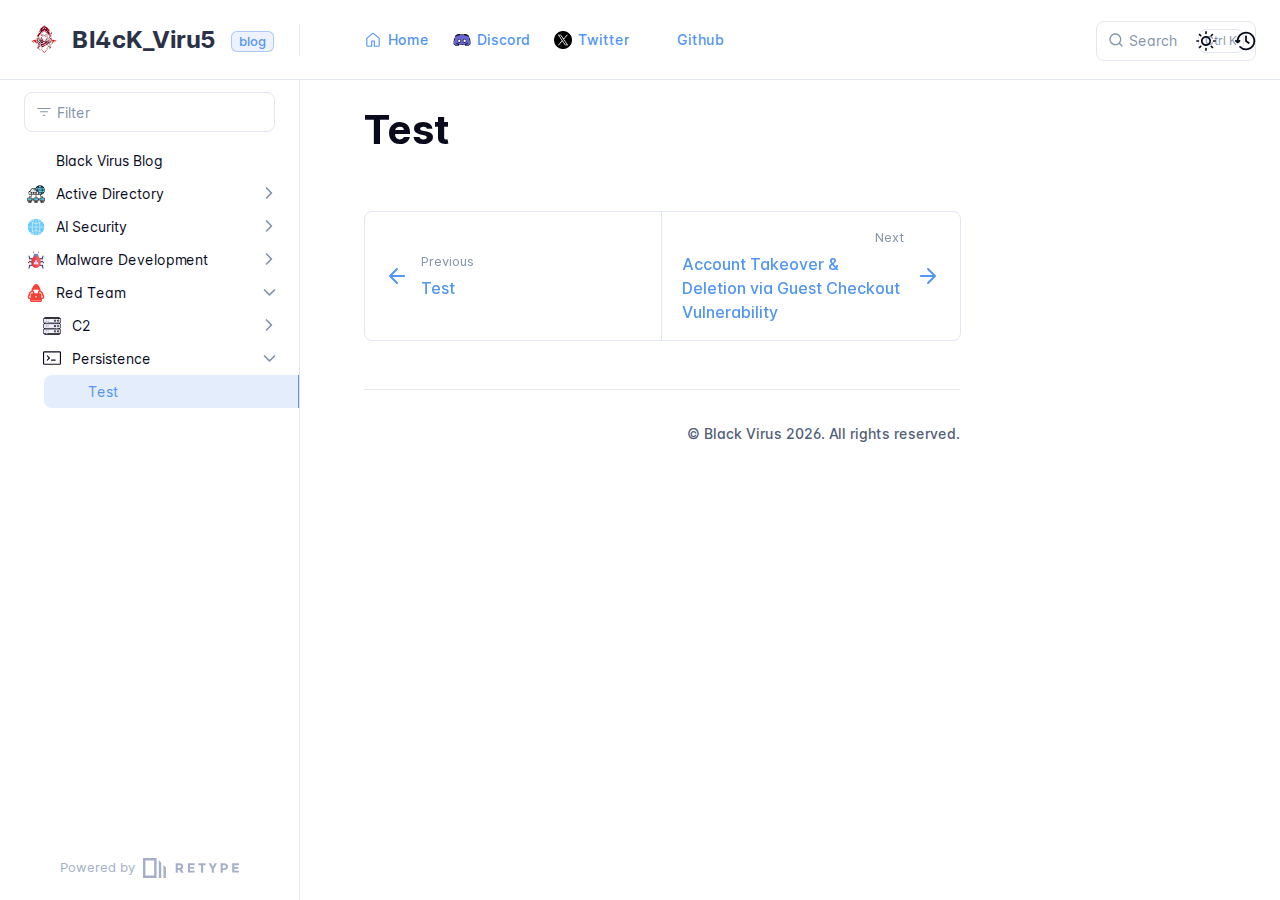
<file: red-team-/persistence/test/index.html>
<!DOCTYPE html>
<html lang="en" class="h-full">
<head>
    <meta charset="UTF-8">
    <meta name="viewport" content="width=device-width,initial-scale=1">
    <meta name="color-scheme" content="light dark">
    <meta name="turbo-cache-control" content="no-cache" data-turbo-track="reload" data-track-token="4.4.0.828195592813">

    <!-- See retype.com -->
    <meta name="generator" content="Retype 4.4.0">

    <!-- Primary Meta Tags -->
    <title>Test</title>
    <meta name="title" content="Test">

    <!-- Canonical -->
    <link rel="canonical" href="https://blackvirus-blog.pages.dev/red-team-/persistence/test/">

    <!-- Open Graph -->
    <meta property="og:type" content="website">
    <meta property="og:url" content="https://blackvirus-blog.pages.dev/red-team-/persistence/test/">
    <meta property="og:title" content="Test">
    <meta property="og:site_name" content="Bl4cK_Viru5">
    <meta property="og:locale" content="en_US">

    <!-- Twitter -->
    <meta name="twitter:card" content="summary_large_image">
    <meta name="twitter:url" content="https://blackvirus-blog.pages.dev/red-team-/persistence/test/">
    <meta name="twitter:title" content="Test">

    <script data-cfasync="false">(function(){var cl=document.documentElement.classList,ls=localStorage.getItem("retype_scheme"),hd=cl.contains("dark"),hl=cl.contains("light"),wm=window.matchMedia&&window.matchMedia("(prefers-color-scheme: dark)").matches;if(ls==="dark"||(!ls&&wm&&!hd&&!hl)){cl.remove("light");cl.add("dark")}else if(ls==="light"||(!ls&&!wm&&!hd&&!hl)){cl.remove("dark");cl.add("light")}})();</script>

    <link href="../../../resources/css/retype.css?v=4.4.0.828195592813" rel="stylesheet">

    <script data-cfasync="false" src="../../../resources/js/config.js?v=4.4.0.828195592813" data-turbo-eval="false" defer></script>
    <script data-cfasync="false" src="../../../resources/js/retype.js?v=4.4.0" data-turbo-eval="false" defer></script>
    <script id="lunr-js" data-cfasync="false" src="../../../resources/js/lunr.js?v=4.4.0.828195592813" data-turbo-eval="false" defer></script>
</head>
<body>
    <div id="retype-app" class="relative text-base antialiased text-base-text bg-base-bg font-body">
    <div class="absolute bottom-0 left-0" style="top: 5rem; right: 50%"></div>

    <header id="retype-header" class="sticky top-0 z-30 flex w-full h-16 bg-header-bg border-b border-header-border md:h-20">
        <div class="container relative flex items-center justify-between pr-6 grow md:justify-start">
            <!-- Mobile menu button skeleton -->
            <button v-cloak class="skeleton retype-mobile-menu-button flex items-center justify-center shrink-0 overflow-hidden dark:text-white focus:outline-hidden rounded-full w-10 h-10 ml-3.5 md:hidden"><svg xmlns="http://www.w3.org/2000/svg" class="mb-px shrink-0" width="24" height="24" viewBox="0 0 24 24" role="presentation" style="margin-bottom: 0px;"><g fill="currentColor"><path d="M2 4h20v2H2zM2 11h20v2H2zM2 18h20v2H2z"></path></g></svg></button>
            <div v-cloak id="retype-sidebar-left-toggle-button"></div>
    
            <!-- Logo -->
            <div class="flex items-center justify-between h-full py-2 md:w-75">
                <div class="flex items-center px-2 md:px-6">
                    <a id="retype-branding-logo" href="https://blackvirus-blog.pages.dev/" class="flex items-center leading-snug text-2xl">
                        <span class="w-10 mr-2 grow-0 shrink-0 overflow-hidden">
                            <img class="max-h-10 md:inline-block" src="../../../static/logo.png" alt="" width="40" height="40">
                        </span>
                        <span class="dark:text-white font-bold line-clamp-1 md:line-clamp-2">Bl4cK_Viru5</span>
                    </a><span id="retype-branding-label" class="inline-flex mt-1 px-2 py-1 ml-4 text-xs font-medium leading-none items-center rounded-md bg-branding-label-bg text-branding-label-text ring-1 ring-branding-label-border ring-inset md:inline-block">blog</span>
                </div>
    
                <span class="hidden h-8 border-r md:inline-block border-base-border"></span>
            </div>
    
            <div class="flex justify-between md:grow">
                <!-- Top Nav -->
                <nav id="retype-header-nav" class="hidden md:flex">
                    <ul class="flex flex-col mb-4 md:pl-16 md:mb-0 md:flex-row md:items-center">
                        <li class="mr-6">
                            <a class="py-2 md:mb-0 inline-flex items-center text-sm whitespace-nowrap transition-colors duration-200 ease-linear md:text-header-text font-header-text hover:text-header-text-hover" href="https://blackvirus.pages.dev/">
                                <svg xmlns="http://www.w3.org/2000/svg" class="block shrink-0 mr-1.5" width="18" height="18" viewBox="0 0 24 24" fill="currentColor" aria-hidden="true" focusable="false">
                                    <path d="M11.03 2.59a1.501 1.501 0 0 1 1.94 0l7.5 6.363a1.5 1.5 0 0 1 .53 1.144V19.5a1.5 1.5 0 0 1-1.5 1.5h-5.75a.75.75 0 0 1-.75-.75V14h-2v6.25a.75.75 0 0 1-.75.75H4.5A1.5 1.5 0 0 1 3 19.5v-9.403c0-.44.194-.859.53-1.144ZM12 3.734l-7.5 6.363V19.5h5v-6.25a.75.75 0 0 1 .75-.75h3.5a.75.75 0 0 1 .75.75v6.25h5v-9.403Z"/>
                                </svg>
                                <span>Home</span>
                            </a>
                        </li>
                        <li class="mr-6">
                            <a class="py-2 md:mb-0 inline-flex items-center text-sm whitespace-nowrap transition-colors duration-200 ease-linear md:text-header-text font-header-text hover:text-header-text-hover" href="https://discord.gg/2KsMBbCN">
                                <img class="block shrink-0 mr-1.5" width="18" height="18" alt="" aria-hidden="true" src="../../../static/discord.png">
                                <span>Discord</span>
                            </a>
                        </li>
                        <li class="mr-6">
                            <a class="py-2 md:mb-0 inline-flex items-center text-sm whitespace-nowrap transition-colors duration-200 ease-linear md:text-header-text font-header-text hover:text-header-text-hover" href="https://x.com/Yazeed_oliwah">
                                <img class="block shrink-0 mr-1.5" width="18" height="18" alt="" aria-hidden="true" src="../../../static/twitter.png">
                                <span>Twitter</span>
                            </a>
                        </li>
                        <li class="mr-6">
                            <a class="py-2 md:mb-0 inline-flex items-center text-sm whitespace-nowrap transition-colors duration-200 ease-linear md:text-header-text font-header-text hover:text-header-text-hover" href="https://github.com/YazeedOliwah">
                                <img class="block shrink-0 mr-1.5" width="18" height="18" alt="" aria-hidden="true" src="../../../static/github.png">
                                <span>Github</span>
                            </a>
                        </li>
    
                    </ul>
                </nav>
    
                <div v-cloak class="flex justify-end grow">
                    <div id="retype-mobile-search-button"></div>
                    <doc-search-desktop></doc-search-desktop>
    
                    <doc-theme-switch class="lg:ml-2"></doc-theme-switch>
                    <doc-history></doc-history>
                </div>
            </div>
        </div>
    </header>


    <div id="retype-container" class="container relative flex bg-white">
        <!-- Sidebar Skeleton -->
        <div v-cloak class="fixed flex flex-col shrink-0 duration-300 ease-in-out bg-sidebar-left-bg border-sidebar-left-border sidebar top-20 w-75 border-r h-screen md:sticky transition-transform skeleton">
        
            <div class="flex items-center h-16 px-6">
                <input id="retype-filter-input-mock" class="w-full h-10 pl-8 px-3 py-2 transition-colors duration-200 ease-linear bg-filter-bg border border-filter-border rounded-lg shadow-none md:text-sm hover:border-filter-border-hover focus:outline-hidden focus:border-filter-border-focus placeholder-filter-placeholder" type="text">
            </div>
        
            <div class="pl-6 mt-1 mb-4">
                <div class="w-32 h-3 mb-4 bg-skeleton-bg rounded-full loading"></div>
                <div class="w-48 h-3 mb-4 bg-skeleton-bg rounded-full loading"></div>
                <div class="w-40 h-3 mb-4 bg-skeleton-bg rounded-full loading"></div>
                <div class="w-32 h-3 mb-4 bg-skeleton-bg rounded-full loading"></div>
                <div class="w-48 h-3 mb-4 bg-skeleton-bg rounded-full loading"></div>
                <div class="w-40 h-3 mb-4 bg-skeleton-bg rounded-full loading"></div>
            </div>
        
            <div class="shrink-0 mt-auto bg-transparent dark:border-base-border">
                <a class="flex items-center justify-center flex-nowrap h-16 text-gray-350 dark:text-dark-400 hover:text-gray-600 dark:hover:text-dark-300 transition-colors duration-150 ease-in docs-powered-by" target="_blank" href="https://retype.com/" rel="noopener">
                    <span class="text-xs whitespace-nowrap">Powered by</span>
                    <svg xmlns="http://www.w3.org/2000/svg" class="ml-2" fill="currentColor" width="96" height="20" overflow="visible"><path d="M0 0v20h13.59V0H0zm11.15 17.54H2.44V2.46h8.71v15.08zM15.8 20h2.44V4.67L15.8 2.22zM20.45 6.89V20h2.44V9.34z"/><g><path d="M40.16 8.44c0 1.49-.59 2.45-1.75 2.88l2.34 3.32h-2.53l-2.04-2.96h-1.43v2.96h-2.06V5.36h3.5c1.43 0 2.46.24 3.07.73s.9 1.27.9 2.35zm-2.48 1.1c.26-.23.38-.59.38-1.09 0-.5-.13-.84-.4-1.03s-.73-.28-1.39-.28h-1.54v2.75h1.5c.72 0 1.2-.12 1.45-.35zM51.56 5.36V7.2h-4.59v1.91h4.13v1.76h-4.13v1.92h4.74v1.83h-6.79V5.36h6.64zM60.09 7.15v7.48h-2.06V7.15h-2.61V5.36h7.28v1.79h-2.61zM70.81 14.64h-2.06v-3.66l-3.19-5.61h2.23l1.99 3.45 1.99-3.45H74l-3.19 5.61v3.66zM83.99 6.19c.65.55.97 1.4.97 2.55s-.33 1.98-1 2.51-1.68.8-3.04.8h-1.23v2.59h-2.06V5.36h3.26c1.42 0 2.45.28 3.1.83zm-1.51 3.65c.25-.28.37-.69.37-1.22s-.16-.92-.48-1.14c-.32-.23-.82-.34-1.5-.34H79.7v3.12h1.38c.68 0 1.15-.14 1.4-.42zM95.85 5.36V7.2h-4.59v1.91h4.13v1.76h-4.13v1.92H96v1.83h-6.79V5.36h6.64z"/></g></svg>
                </a>
            </div>
        </div>
        
        <!-- Sidebar component -->
        <doc-sidebar v-cloak>
            <template #sidebar-footer>
                <div class="shrink-0 mt-auto border-t md:bg-transparent md:border-none dark:border-base-border">
        
                    <div class="py-3 px-6 md:hidden border-b dark:border-base-border">
                        <nav>
                            <ul class="flex flex-wrap justify-center items-center">
                                <li class="mr-6">
                                    <a class="block py-1 inline-flex items-center text-sm whitespace-nowrap transition-colors duration-200 ease-linear md:text-header-text font-header-text hover:text-header-text-hover" href="https://blackvirus.pages.dev/">
                                        <svg xmlns="http://www.w3.org/2000/svg" class="block shrink-0 mr-1.5" width="18" height="18" viewBox="0 0 24 24" fill="currentColor" aria-hidden="true" focusable="false">
                                            <path d="M11.03 2.59a1.501 1.501 0 0 1 1.94 0l7.5 6.363a1.5 1.5 0 0 1 .53 1.144V19.5a1.5 1.5 0 0 1-1.5 1.5h-5.75a.75.75 0 0 1-.75-.75V14h-2v6.25a.75.75 0 0 1-.75.75H4.5A1.5 1.5 0 0 1 3 19.5v-9.403c0-.44.194-.859.53-1.144ZM12 3.734l-7.5 6.363V19.5h5v-6.25a.75.75 0 0 1 .75-.75h3.5a.75.75 0 0 1 .75.75v6.25h5v-9.403Z"/>
                                        </svg>
                                        <span>Home</span>
                                    </a>
                                </li>
                                <li class="mr-6">
                                    <a class="block py-1 inline-flex items-center text-sm whitespace-nowrap transition-colors duration-200 ease-linear md:text-header-text font-header-text hover:text-header-text-hover" href="https://discord.gg/2KsMBbCN">
                                        <img class="block shrink-0 mr-1.5" width="18" height="18" alt="" aria-hidden="true" src="../../../static/discord.png">
                                        <span>Discord</span>
                                    </a>
                                </li>
                                <li class="mr-6">
                                    <a class="block py-1 inline-flex items-center text-sm whitespace-nowrap transition-colors duration-200 ease-linear md:text-header-text font-header-text hover:text-header-text-hover" href="https://x.com/Yazeed_oliwah">
                                        <img class="block shrink-0 mr-1.5" width="18" height="18" alt="" aria-hidden="true" src="../../../static/twitter.png">
                                        <span>Twitter</span>
                                    </a>
                                </li>
                                <li class="mr-6">
                                    <a class="block py-1 inline-flex items-center text-sm whitespace-nowrap transition-colors duration-200 ease-linear md:text-header-text font-header-text hover:text-header-text-hover" href="https://github.com/YazeedOliwah">
                                        <img class="block shrink-0 mr-1.5" width="18" height="18" alt="" aria-hidden="true" src="../../../static/github.png">
                                        <span>Github</span>
                                    </a>
                                </li>
        
                            </ul>
                        </nav>
                    </div>
        
                    <a class="flex items-center justify-center flex-nowrap h-16 text-gray-350 dark:text-dark-400 hover:text-gray-600 dark:hover:text-dark-300 transition-colors duration-150 ease-in docs-powered-by" target="_blank" href="https://retype.com/" rel="noopener">
                        <span class="text-xs whitespace-nowrap">Powered by</span>
                        <svg xmlns="http://www.w3.org/2000/svg" class="ml-2" fill="currentColor" width="96" height="20" overflow="visible"><path d="M0 0v20h13.59V0H0zm11.15 17.54H2.44V2.46h8.71v15.08zM15.8 20h2.44V4.67L15.8 2.22zM20.45 6.89V20h2.44V9.34z"/><g><path d="M40.16 8.44c0 1.49-.59 2.45-1.75 2.88l2.34 3.32h-2.53l-2.04-2.96h-1.43v2.96h-2.06V5.36h3.5c1.43 0 2.46.24 3.07.73s.9 1.27.9 2.35zm-2.48 1.1c.26-.23.38-.59.38-1.09 0-.5-.13-.84-.4-1.03s-.73-.28-1.39-.28h-1.54v2.75h1.5c.72 0 1.2-.12 1.45-.35zM51.56 5.36V7.2h-4.59v1.91h4.13v1.76h-4.13v1.92h4.74v1.83h-6.79V5.36h6.64zM60.09 7.15v7.48h-2.06V7.15h-2.61V5.36h7.28v1.79h-2.61zM70.81 14.64h-2.06v-3.66l-3.19-5.61h2.23l1.99 3.45 1.99-3.45H74l-3.19 5.61v3.66zM83.99 6.19c.65.55.97 1.4.97 2.55s-.33 1.98-1 2.51-1.68.8-3.04.8h-1.23v2.59h-2.06V5.36h3.26c1.42 0 2.45.28 3.1.83zm-1.51 3.65c.25-.28.37-.69.37-1.22s-.16-.92-.48-1.14c-.32-.23-.82-.34-1.5-.34H79.7v3.12h1.38c.68 0 1.15-.14 1.4-.42zM95.85 5.36V7.2h-4.59v1.91h4.13v1.76h-4.13v1.92H96v1.83h-6.79V5.36h6.64z"/></g></svg>
                    </a>
                </div>
            </template>
        </doc-sidebar>

        <div class="grow min-w-0 bg-body-bg">
            <!-- Render "toolbar" template here on api pages --><!-- Render page content -->
<div class="flex">
    <div id="retype-main" class="min-w-0 p-4 grow md:px-16">
        <main class="relative pb-12 lg:pt-2">
            <div class="retype-markdown" id="retype-content">
                <!-- Rendered if sidebar right is enabled -->
                <div id="retype-sidebar-right-toggle"></div>
                <!-- Page content  -->
<h1 id="test">Test</h1>

                
                <!-- Required only on API pages -->
                <doc-toolbar-member-filter-no-results></doc-toolbar-member-filter-no-results>
            </div>
            <footer id="retype-content-footer" class="clear-both">
            
                <nav id="retype-nextprev" class="print:hidden flex mt-14">
                    <div class="w-1/2">
                        <a class="px-5 py-4 h-full flex items-center break-normal font-medium text-body-link border border-base-border hover:border-base-border-hover rounded-l-lg transition-colors duration-150 relative hover:z-5" href="../../../red-team-/c2/test/">
                            <svg xmlns="http://www.w3.org/2000/svg" class="mr-3" width="24" height="24" viewBox="0 0 24 24" fill="currentColor" overflow="visible"><path d="M19 11H7.41l5.29-5.29a.996.996 0 10-1.41-1.41l-7 7a1 1 0 000 1.42l7 7a1.024 1.024 0 001.42-.01.996.996 0 000-1.41L7.41 13H19c.55 0 1-.45 1-1s-.45-1-1-1z" /><path fill="none" d="M0 0h24v24H0z" /></svg>
                            <span>
                                <span class="block text-xs font-normal text-base-text-muted">Previous</span>
                                <span class="block mt-1">Test</span>
                            </span>
                        </a>
                    </div>
            
                    <div class="w-1/2">
                        <a class="px-5 py-4 -mx-px h-full flex items-center justify-end break-normal font-medium text-body-link border border-base-border hover:border-base-border-hover rounded-r-lg transition-colors duration-150 relative hover:z-5" href="../../../web-security-bug-bounty/account-takeover/">
                            <span>
                                <span class="block text-xs font-normal text-right text-base-text-muted">Next</span>
                                <span class="block mt-1">Account Takeover & Deletion via Guest Checkout Vulnerability</span>
                            </span>
                            <svg xmlns="http://www.w3.org/2000/svg" class="ml-3" width="24" height="24" viewBox="0 0 24 24" fill="currentColor" overflow="visible"><path d="M19.92 12.38a1 1 0 00-.22-1.09l-7-7a.996.996 0 10-1.41 1.41l5.3 5.3H5c-.55 0-1 .45-1 1s.45 1 1 1h11.59l-5.29 5.29a.996.996 0 000 1.41c.19.2.44.3.7.3s.51-.1.71-.29l7-7c.09-.09.16-.21.21-.33z" /><path fill="none" d="M0 0h24v24H0z" /></svg>
                        </a>
                    </div>
                </nav>
            </footer>
        </main>

        <div id="retype-page-footer" class="print:border-none border-t border-base-border pt-6 mb-8">
            <footer class="flex flex-wrap items-center justify-between print:justify-center">
                <div id="retype-footer-links" class="print:hidden">
                    <ul class="flex flex-wrap items-center text-sm">
                    </ul>
                </div>
                <div id="retype-copyright" class="print:justify-center py-2 text-footer-text font-footer-link text-sm leading-relaxed"><p>© Black Virus 2026. All rights reserved.</p></div>
            </footer>
        </div>
    </div>

    <!-- Rendered if sidebar right is enabled -->
    <!-- Sidebar right skeleton-->
    <div v-cloak class="fixed top-0 bottom-0 right-0 translate-x-full bg-sidebar-right-bg border-sidebar-right-border lg:sticky lg:border-l lg:shrink-0 lg:pt-6 lg:translate-x-0 sm:w-1/2 lg:w-64 lg:z-0 md:w-104 sidebar-right skeleton">
        <div class="pl-5">
            <div class="w-32 h-3 mb-4 bg-skeleton-bg rounded-full loading"></div>
            <div class="w-48 h-3 mb-4 bg-skeleton-bg rounded-full loading"></div>
            <div class="w-40 h-3 mb-4 bg-skeleton-bg rounded-full loading"></div>
        </div>
    </div>

    <!-- User should be able to hide sidebar right -->
    <doc-sidebar-right v-cloak></doc-sidebar-right>
</div>

        </div>
    </div>

    <doc-search-mobile></doc-search-mobile>
    <doc-back-to-top></doc-back-to-top>
</div>


    <div id="retype-overlay-target"></div>

    <script data-cfasync="false">window.__DOCS__ = { "title": "Test", level: 3, icon: "file", hasPrism: false, hasMermaid: false, hasMath: false, tocDepth: 23 }</script>
</body>
</html>
</file>
